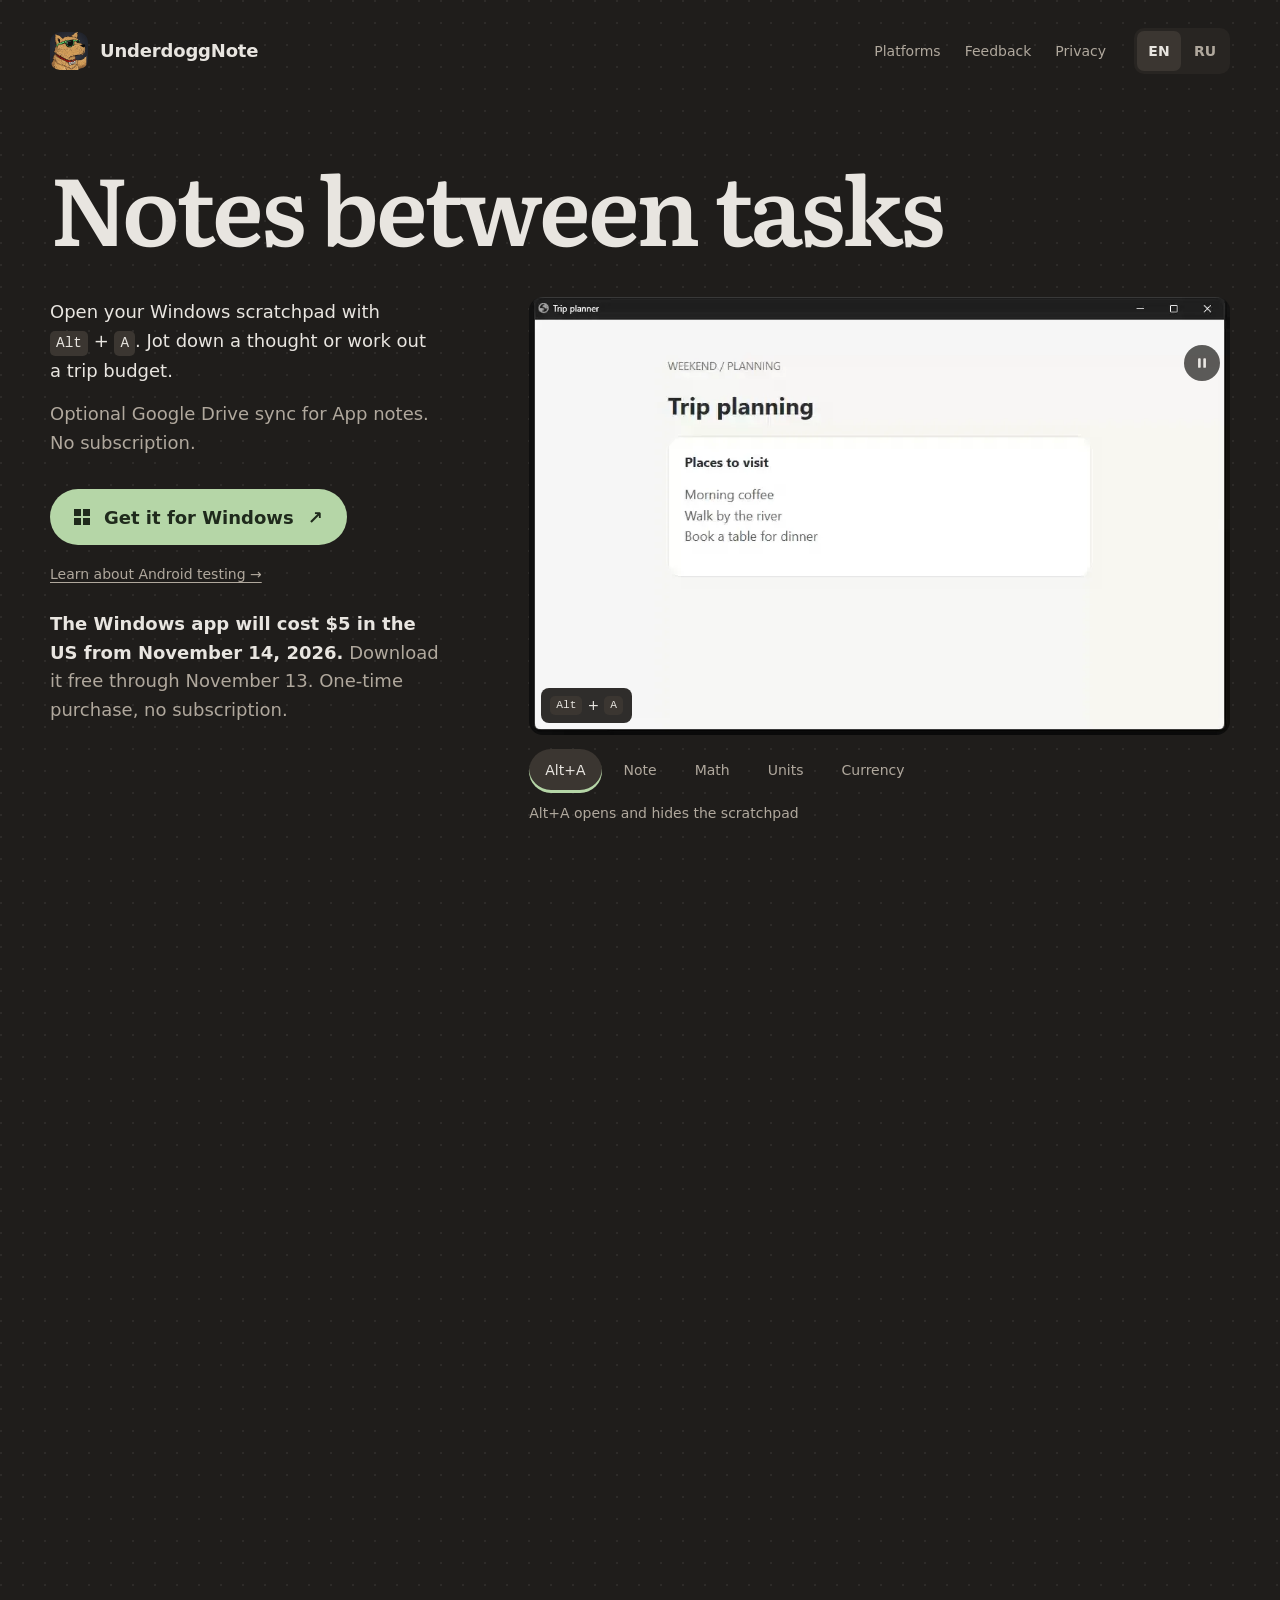
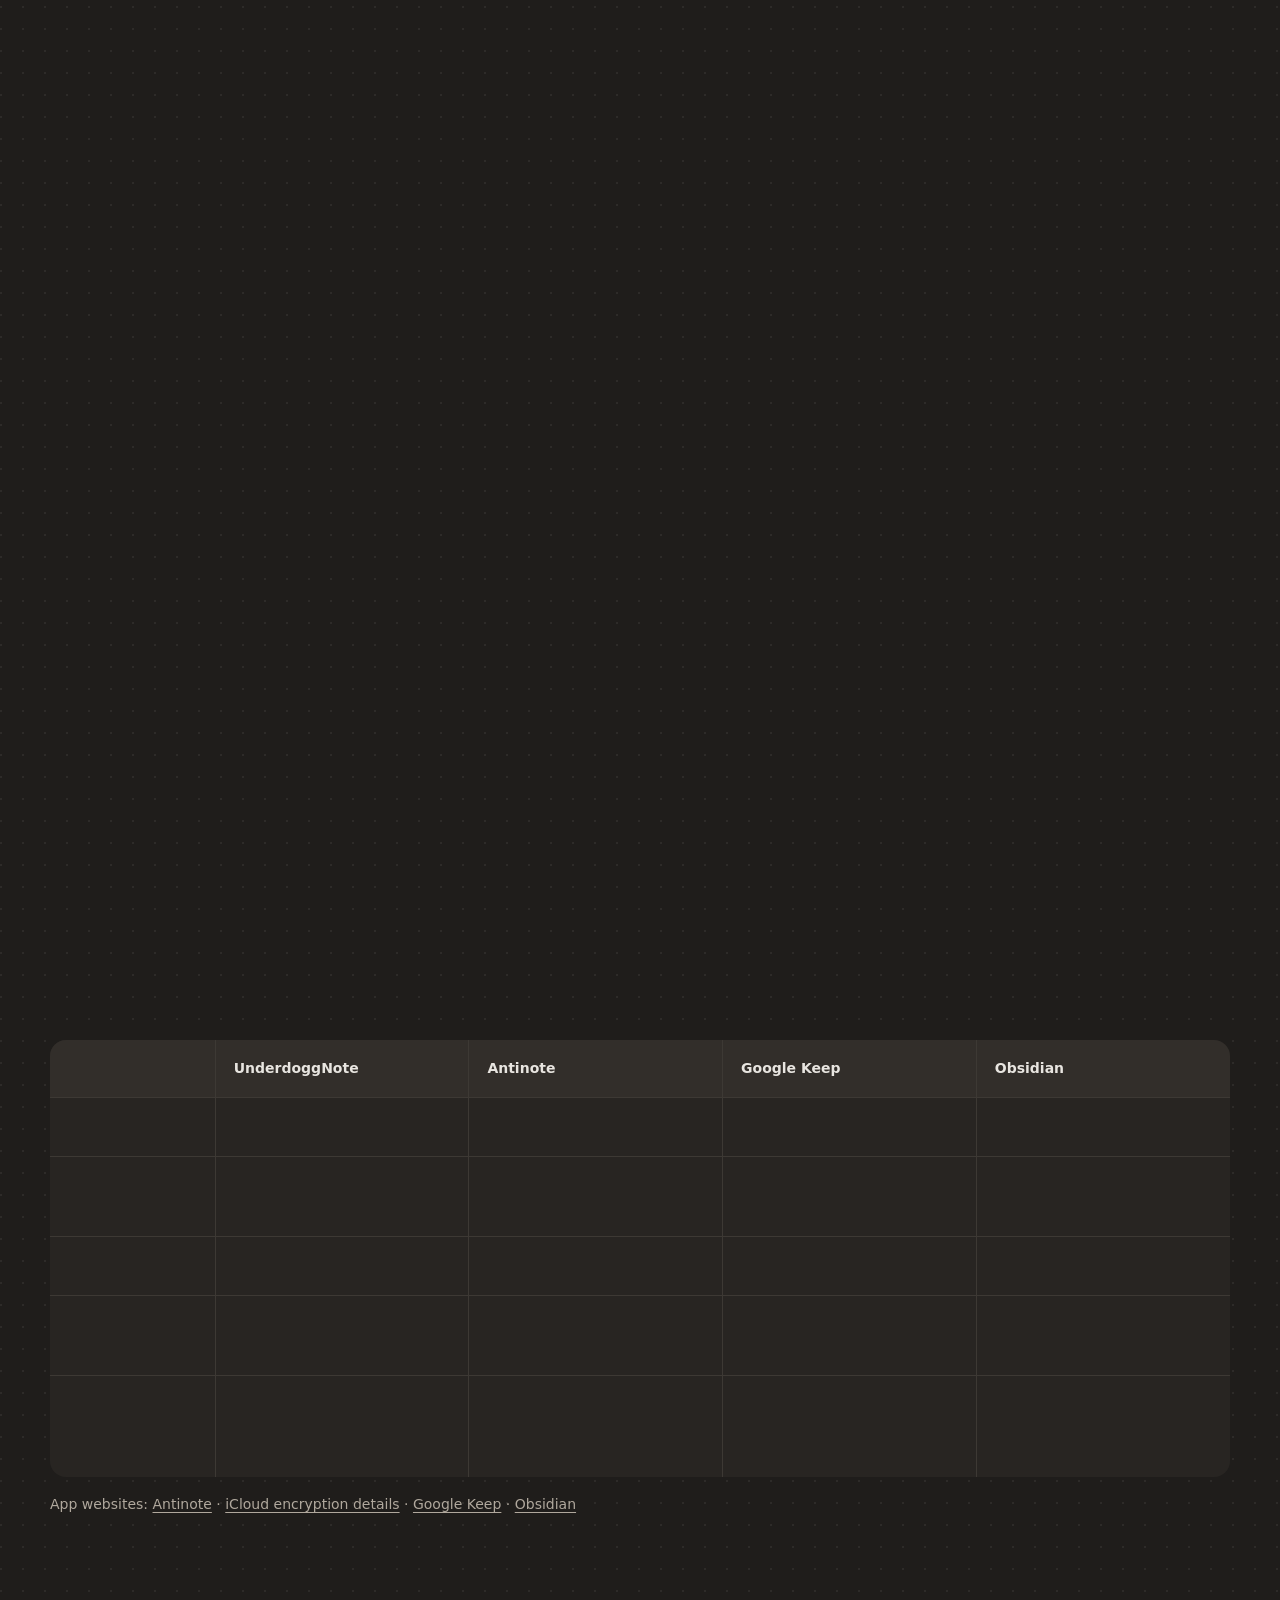
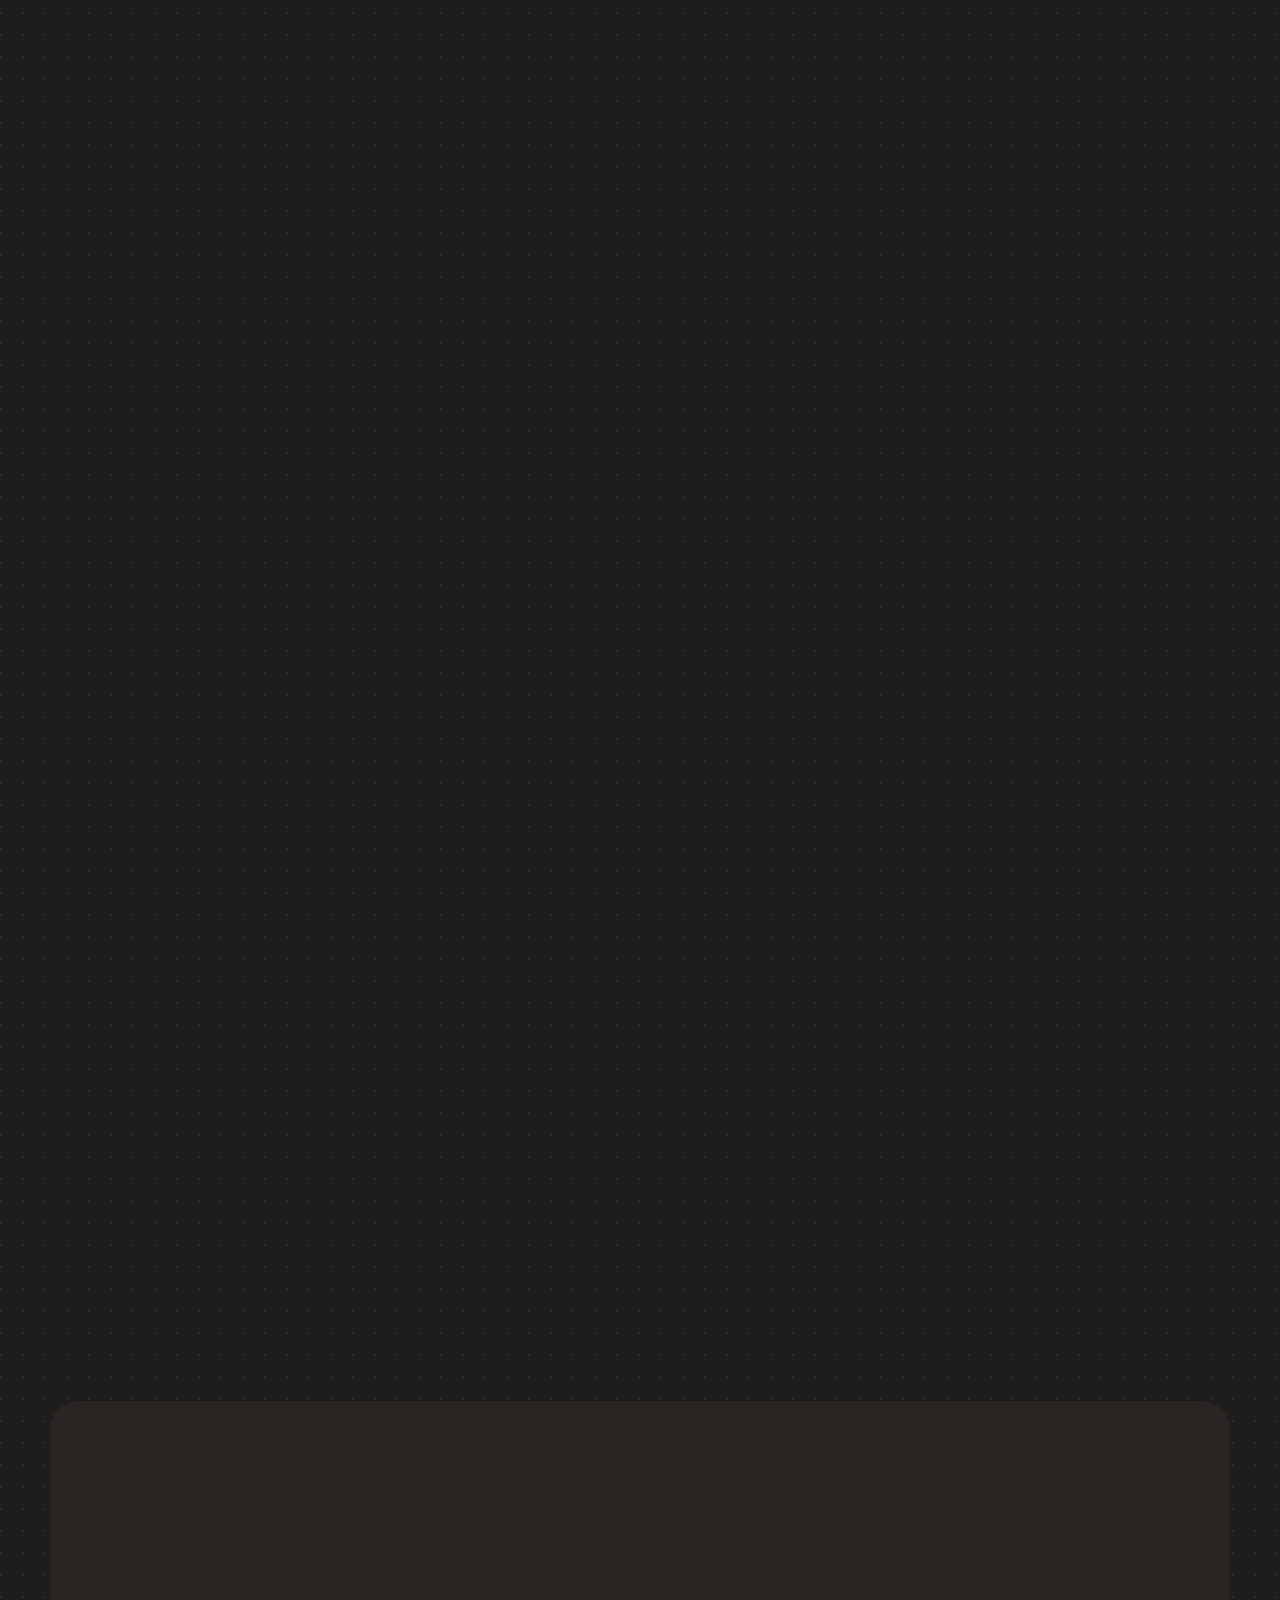
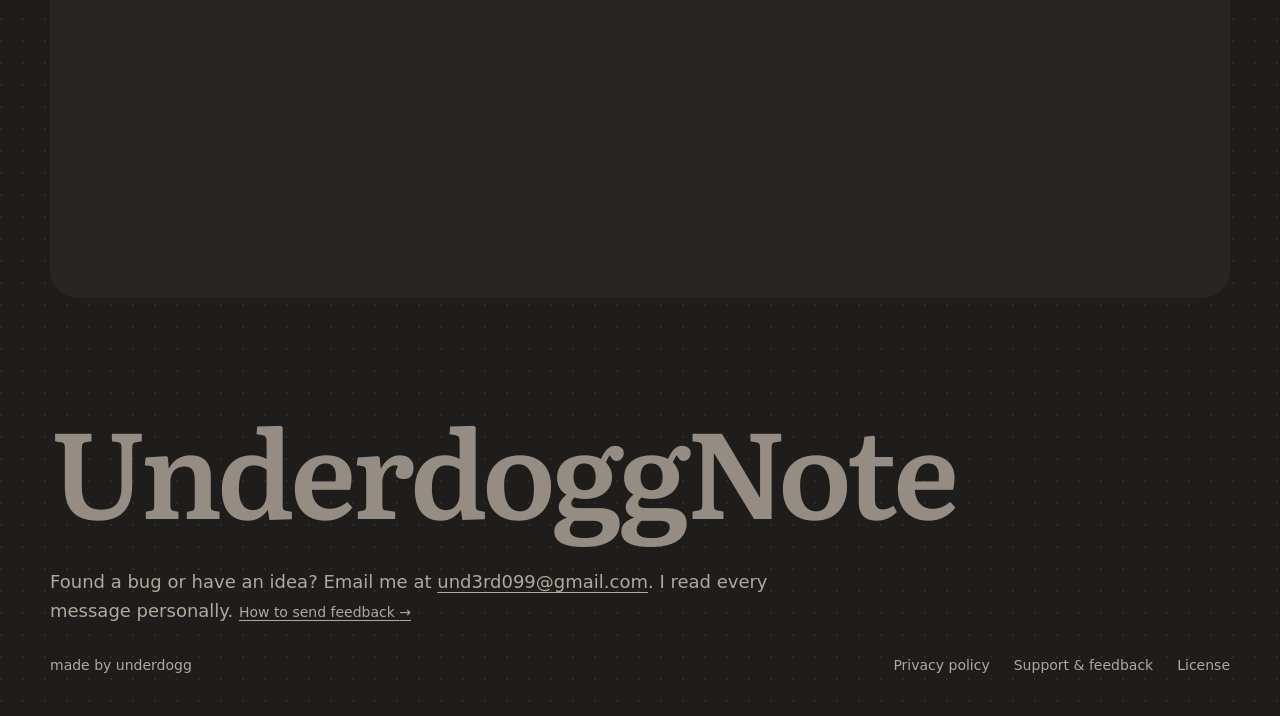
<file: index.html>
<!doctype html>
<html lang="en">
<head>
  <meta charset="utf-8">
  <meta name="google-site-verification" content="uG63MBSxGQwTPkxmJz1bmK2OAJdUuikm_iAh-QsIST8">
  <meta name="viewport" content="width=device-width,initial-scale=1">
  <title>UnderdoggNote — a hotkey scratchpad for Windows</title>
  <meta name="description" content="A Windows scratchpad on Alt+A. Calculate as you type, sync App notes through your Google Drive, or work with Markdown files in your Obsidian vault.">
  <link rel="canonical" href="https://underdogg-note.github.io/">
  <link rel="alternate" hreflang="en" href="https://underdogg-note.github.io/">
  <link rel="alternate" hreflang="ru" href="https://underdogg-note.github.io/ru/">
  <link rel="alternate" hreflang="x-default" href="https://underdogg-note.github.io/">
  <meta property="og:type" content="website">
  <meta property="og:url" content="https://underdogg-note.github.io/">
  <meta property="og:title" content="UnderdoggNote — a scratchpad for everything in between">
  <meta property="og:description" content="Press Alt+A to open your Windows scratchpad. Calculate as you type.">
  <meta property="og:image" content="https://underdogg-note.github.io/assets/social-preview-real.png">
  <meta property="og:image:alt" content="UnderdoggNote, its dog mascot and a close-up of calculations in the editor">
  <meta name="twitter:card" content="summary_large_image">
  <meta http-equiv="Content-Security-Policy" content="default-src 'none'; style-src 'self'; img-src 'self'; script-src 'self'; font-src 'self'; base-uri 'none'; form-action 'none'">
  <link rel="icon" href="/assets/app-icon.png">
  <link rel="stylesheet" href="/site.css?v=20261030f">
  <link rel="preload" href="/assets/fonts/literata-latin-600-normal.woff2" as="font" type="font/woff2" crossorigin>
  <script defer src="/demo-carousel.js?v=20261030a"></script>
  <script defer src="/share-link.js?v=20261030a"></script>
  <script defer src="/motion.js?v=20261030b"></script>
</head>
<body>
  <a class="skip" href="#content">Skip to content</a>
  <div class="shell">
    <header>
      <a class="brand" href="/"><img src="/assets/app-icon.png" width="38" height="38" alt=""><span>UnderdoggNote</span></a>
      <nav aria-label="Main navigation"><a href="#platforms">Platforms</a><a href="/support/#feedback">Feedback</a><a href="/privacy/">Privacy</a></nav>
      <nav class="language-switch" aria-label="Site language"><span lang="en" aria-current="page">EN</span><a href="/ru/" lang="ru" hreflang="ru" aria-label="Переключить на русский">RU</a></nav>
    </header>
    <main id="content">
      <section class="hero" aria-labelledby="hero-title">
        <h1 id="hero-title">Notes between tasks</h1>
        <div class="hero-copy">
          <p class="lead">Open your Windows scratchpad with <span class="key-chord"><kbd>Alt</kbd> + <kbd>A</kbd></span>. Jot down a thought or work out a trip budget.</p>
          <p class="hero-sublead">Optional Google Drive sync for App notes. No subscription.</p>
          <div class="hero-actions">
            <button class="button button-primary send-to-pc" type="button" data-send-to-pc data-url="https://apps.microsoft.com/detail/9N2R52B29SSF" data-copied="Link copied" hidden>Send the link to my PC</button>
            <a class="button button-primary" href="https://apps.microsoft.com/detail/9N2R52B29SSF" aria-label="Get it for Windows from Microsoft Store"><span class="store-mark" aria-hidden="true"><i></i><i></i><i></i><i></i></span><span>Get it for Windows</span><span aria-hidden="true">↗</span></a>
            <a class="text-link" href="/support/#android-testing">Learn about Android testing <span aria-hidden="true">→</span></a>
          </div>
          <p class="availability"><strong>The Windows app will cost $5 in the US from November 14, 2026.</strong> Download it free through November 13. One-time purchase, no subscription.</p>
        </div>
        <div class="hero-media">
          <figure class="capture-preview demo-carousel" data-demo-carousel data-play-label="Play demos" data-pause-label="Pause demos">
          <div class="demo-stage"><img class="demo-image" data-demo-image src="/assets/demo-hotkey-poster.png?v=20261030a" width="320" height="200" alt="UnderdoggNote opening over a browser window"><span class="demo-hotkey-badge" data-demo-hotkey-badge aria-hidden="true"><kbd>Alt</kbd> + <kbd>A</kbd></span><button class="demo-toggle" type="button" data-demo-toggle data-state="playing" aria-label="Pause demos" hidden><svg class="icon-pause" viewBox="0 0 16 16" aria-hidden="true" focusable="false"><rect x="3.5" y="2.5" width="3" height="11" rx="1"/><rect x="9.5" y="2.5" width="3" height="11" rx="1"/></svg><svg class="icon-play" viewBox="0 0 16 16" aria-hidden="true" focusable="false"><path d="M4.5 2.9v10.2a.8.8 0 0 0 1.2.7l8-5.1a.8.8 0 0 0 0-1.4l-8-5.1a.8.8 0 0 0-1.2.7z"/></svg></button></div>
          <div class="demo-controls" data-demo-controls hidden>
            <div class="demo-choices" role="group" aria-label="Pick a demo">
              <button type="button" data-demo-choice data-duration="11000" data-animation="/assets/demo-hotkey.webp?v=20261030a" data-poster="/assets/demo-hotkey-poster.png?v=20261030a" data-alt="UnderdoggNote opening over a browser window" data-caption="Alt+A opens and hides the scratchpad" aria-pressed="true">Alt+A</button>
              <button type="button" data-demo-choice data-duration="9500" data-animation="/assets/demo-note.webp?v=20261030a" data-poster="/assets/demo-note-poster.png?v=20261030a" data-alt="A checklist in UnderdoggNote" data-caption="Start a line with - [ ] and it's a checklist item" aria-pressed="false">Note</button>
              <button type="button" data-demo-choice data-duration="9875" data-animation="/assets/demo-math.webp?v=20261030a" data-poster="/assets/demo-math-poster.png?v=20261030a" data-alt="Working out a trip budget with variables" data-caption="Type math on the first line and answers show up after =" aria-pressed="false">Math</button>
              <button type="button" data-demo-choice data-duration="9000" data-animation="/assets/demo-units.webp?v=20261030a" data-poster="/assets/demo-units-poster.png?v=20261030a" data-alt="Converting meters to centimeters" data-caption="Convert units right in the line: 2 meters to cm" aria-pressed="false">Units</button>
              <button type="button" data-demo-choice data-duration="7125" data-animation="/assets/demo-currency.webp?v=20261030a" data-poster="/assets/demo-currency-poster.png?v=20261030a" data-alt="Converting dollars to euros" data-caption="Rates update on their own when you're online" aria-pressed="false">Currency</button>
            </div>
            <button class="demo-resume" type="button" data-demo-resume hidden>Play all</button>
          </div>
            <figcaption class="demo-caption" data-demo-caption aria-live="polite">Alt+A opens and hides the scratchpad</figcaption>
          </figure>
          <aside class="dog-note" aria-label="Tip"><img src="/assets/dog-head.webp" alt="" width="36" height="36"><p>Ideas rarely arrive on schedule. Keep a scratchpad nearby.</p></aside>
        </div>
      </section>

      <section class="more" aria-labelledby="more-title">
        <figure class="more__shot"><img src="/assets/app-window.webp?v=20261030a" width="1024" height="640" alt="The UnderdoggNote window: headings, multiplication, miles converted to kilometers"><figcaption>This is what the UnderdoggNote window looks like</figcaption></figure>
        <div class="more__body">
          <h2 id="more-title">Working with your notes</h2>
          <div class="more-list">
          <article><h3>App notes or vault files</h3><p><code>App</code> keeps notes inside the application. <code>Vault</code> opens Markdown files in your selected Obsidian vault.</p></article>
          <article><h3>Copy or move a note</h3><p>In <code>App</code>, open <code>Export</code> and choose Obsidian, <code>.md</code> or <code>.txt</code>. <code>Copy</code> keeps the App note; <code>Move</code> removes it after the file is saved and verified.</p></article>
          <article><h3>Sync App notes through your own Google Drive</h3><p>Turn it on in Settings. App notes also stay on your device. Vault files use your vault’s own sync.</p><aside class="dog-note" aria-label="Tip"><img src="/assets/dog-head.webp" alt="" width="36" height="36"><p>A separate folder for your notes. The rest of your Drive stays untouched.</p></aside></article>
          <article><h3>No sign-up</h3><p>For local notes, you don't need an app account or a Google sign-in. Install it and start typing.</p></article>
        </div>
        </div>
      </section>

      <section class="platform-section" id="platforms" aria-labelledby="platform-title">
        <div class="section-heading"><h2 id="platform-title">Platforms</h2></div>
        <div class="platform-grid">
          <article class="platform-card platform-available"><span class="platform-status"><span class="status-light" aria-hidden="true"></span> Available</span><h3>Windows</h3><p>Free through November 13. From November 14: $5 in the US, a one-time purchase with no subscription.</p><a class="platform-link" href="https://apps.microsoft.com/detail/9N2R52B29SSF">Get it for Windows <span aria-hidden="true">↗</span></a></article>
          <article class="platform-card"><span class="platform-status">In testing</span><h3>Android</h3><p>In testing. There's no public download yet.</p><a class="platform-link" href="/support/#android-testing">Ask about testing <span aria-hidden="true">→</span></a></article>
        </div>
        <p class="platform-other">Mac: getting it ready. iPhone: not yet.</p>
      </section>

      <section class="comparison" aria-labelledby="compare-title">
        <div class="section-heading"><h2 id="compare-title">How it compares</h2><p>Antinote focuses on Apple devices, Keep on notes and lists, and Obsidian on a knowledge base.</p></div>
        <div class="compare-scroll" role="region" aria-label="App comparison" tabindex="0"><table class="compare-table">
          <thead><tr><th scope="col"><span class="visually-hidden">What we compare</span></th><th scope="col">UnderdoggNote</th><th scope="col">Antinote</th><th scope="col">Google Keep</th><th scope="col">Obsidian</th></tr></thead>
          <tbody><tr><th scope="row">Best for</th><td data-label="UnderdoggNote">Scratch notes and calculations</td><td data-label="Antinote">Quick notes</td><td data-label="Google Keep">Notes and lists</td><td data-label="Obsidian">A knowledge base</td></tr><tr><th scope="row">Runs on</th><td data-label="UnderdoggNote">Windows; Android in testing</td><td data-label="Antinote">macOS; iOS in development</td><td data-label="Google Keep">Android, iPhone, web</td><td data-label="Obsidian">Windows, macOS, Linux, Android, iPhone</td></tr><tr><th scope="row">Math in notes</th><td data-label="UnderdoggNote">Yes</td><td data-label="Antinote">Yes</td><td data-label="Google Keep">No</td><td data-label="Obsidian"><a href="https://community.obsidian.md/plugins/numerals">Via plugins</a></td></tr><tr><th scope="row">Price</th><td data-label="UnderdoggNote">Free through Nov 13. From Nov 14: $5 once in the US</td><td data-label="Antinote">$5 once</td><td data-label="Google Keep">Free</td><td data-label="Obsidian">Free; Obsidian Sync is paid separately</td></tr><tr><th scope="row">Sync</th><td data-label="UnderdoggNote">App notes: your Google Drive, no end-to-end encryption</td><td data-label="Antinote">iCloud; end-to-end encryption requires Advanced Data Protection</td><td data-label="Google Keep">Your Google account</td><td data-label="Obsidian">Obsidian Sync or your own setup</td></tr></tbody>
        </table></div>
        <p class="comparison-sources">App websites: <a href="https://antinote.io/">Antinote</a> · <a href="https://antinote.io/user-manual/cloud-sync">iCloud encryption details</a> · <a href="https://keep.google.com/">Google Keep</a> · <a href="https://obsidian.md/">Obsidian</a></p>
      <aside class="dog-note" aria-label="Tip"><img src="/assets/dog-head.webp" alt="" width="36" height="36"><p>Different tools suit different tasks. This one is for quick notes and calculations.</p></aside>
      </section>

      <section class="story" aria-labelledby="story-title">
        <div class="story__copy">
          <h2 id="story-title">About the project</h2>
          <p>I build UnderdoggNote independently. <a href="https://antinote.io/">Antinote</a> inspired its quick-capture workflow; <a href="https://numi.app/">Numi</a> and <a href="https://soulver.app/">Soulver</a> inspired calculations in text.</p><p>Thanks to their creators for the ideas.</p>
        </div>
        <figure class="story__art">
          <img src="/assets/app-icon.png" width="200" height="200" alt="A dog in green sunglasses, the UnderdoggNote mascot">
          <figcaption>An independent project by underdogg.</figcaption>
        </figure>
      </section>

      <section class="faq" aria-labelledby="faq-title"><div class="section-heading"><h2 id="faq-title">Questions and answers</h2></div><div class="faq-grid">
        <article class="faq-item"><h3>How much does it cost?</h3><p>The 14-day free period runs from October 31 through November 13, 2026. From November 14, the Windows app will cost $5 in the US as a one-time purchase, with no subscription. Microsoft Store shows the price for your country. Sync through your Google Drive needs no separate app subscription.</p></article>
        <article class="faq-item"><h3>What can the app see in Google Drive?</h3><p>Only its own hidden folder. It can't see your other Drive files, your Gmail or your photos. Sync isn't end-to-end encrypted; the <a href="/privacy/">privacy policy</a> has the details.</p></article>
        <article class="faq-item"><h3>Does the app collect data?</h3><p>The app doesn't automatically send me note text or logs. Google, Microsoft and the currency-rate service have their own rules; the <a href="/privacy/">privacy policy</a> lists them.</p></article>
        <article class="faq-item"><h3>Does it work offline?</h3><p>Local notes and ordinary calculations work offline. Sync and fresh exchange rates need a connection; a saved rate, if available, may be out of date.</p></article>
        <article class="faq-item"><h3>Can I change Alt+A?</h3><p>Yes, in Settings.</p></article>
        <article class="faq-item"><h3>Will there be an iPhone version?</h3><p>Not yet. If you want one, <a href="mailto:und3rd099@gmail.com?subject=UnderdoggNote%20for%20iPhone">email me</a>. Your interest helps me decide what to build next.</p></article>
      </div></section>

      <section class="closing" aria-labelledby="closing-title">
        <div class="closing-copy">
          <h2 id="closing-title">Get UnderdoggNote</h2>
          <p>Download free through November 13. The Windows app will cost $5 in the US from November 14. One-time purchase, no subscription.</p>
          <div class="closing-actions">
            <button class="button button-primary send-to-pc" type="button" data-send-to-pc data-url="https://apps.microsoft.com/detail/9N2R52B29SSF" data-copied="Link copied" hidden>Send the link to my PC</button>
            <a class="button button-primary" href="https://apps.microsoft.com/detail/9N2R52B29SSF" aria-label="Get it for Windows from Microsoft Store"><span class="store-mark" aria-hidden="true"><i></i><i></i><i></i><i></i></span><span>Get it for Windows</span><span aria-hidden="true">↗</span></a>
          </div>
          <aside class="dog-note" aria-label="Tip"><img src="/assets/dog-head.webp" alt="" width="36" height="36"><p>Good ideas are worth writing down.</p></aside>
        </div>
        <figure class="closing__shot"><img src="/assets/demo-note-poster.png?v=20261030a" width="640" height="400" alt="A Weekend list checklist with two items in UnderdoggNote"></figure>
      </section>
    </main>
    <footer><p class="footer-mark" aria-hidden="true">UnderdoggNote</p><p class="footer-feedback" id="try-it">Found a bug or have an idea? Email me at <a href="mailto:und3rd099@gmail.com">und3rd099@gmail.com</a>. I read every message personally. <a class="text-link" href="/support/#feedback">How to send feedback <span aria-hidden="true">→</span></a></p><div class="footer-row"><span lang="en">made by underdogg</span><nav aria-label="Footer navigation"><a href="/privacy/">Privacy policy</a><a href="/support/">Support &amp; feedback</a><a href="/license/">License</a></nav></div></footer>
  </div>
</body>
</html>
</file>
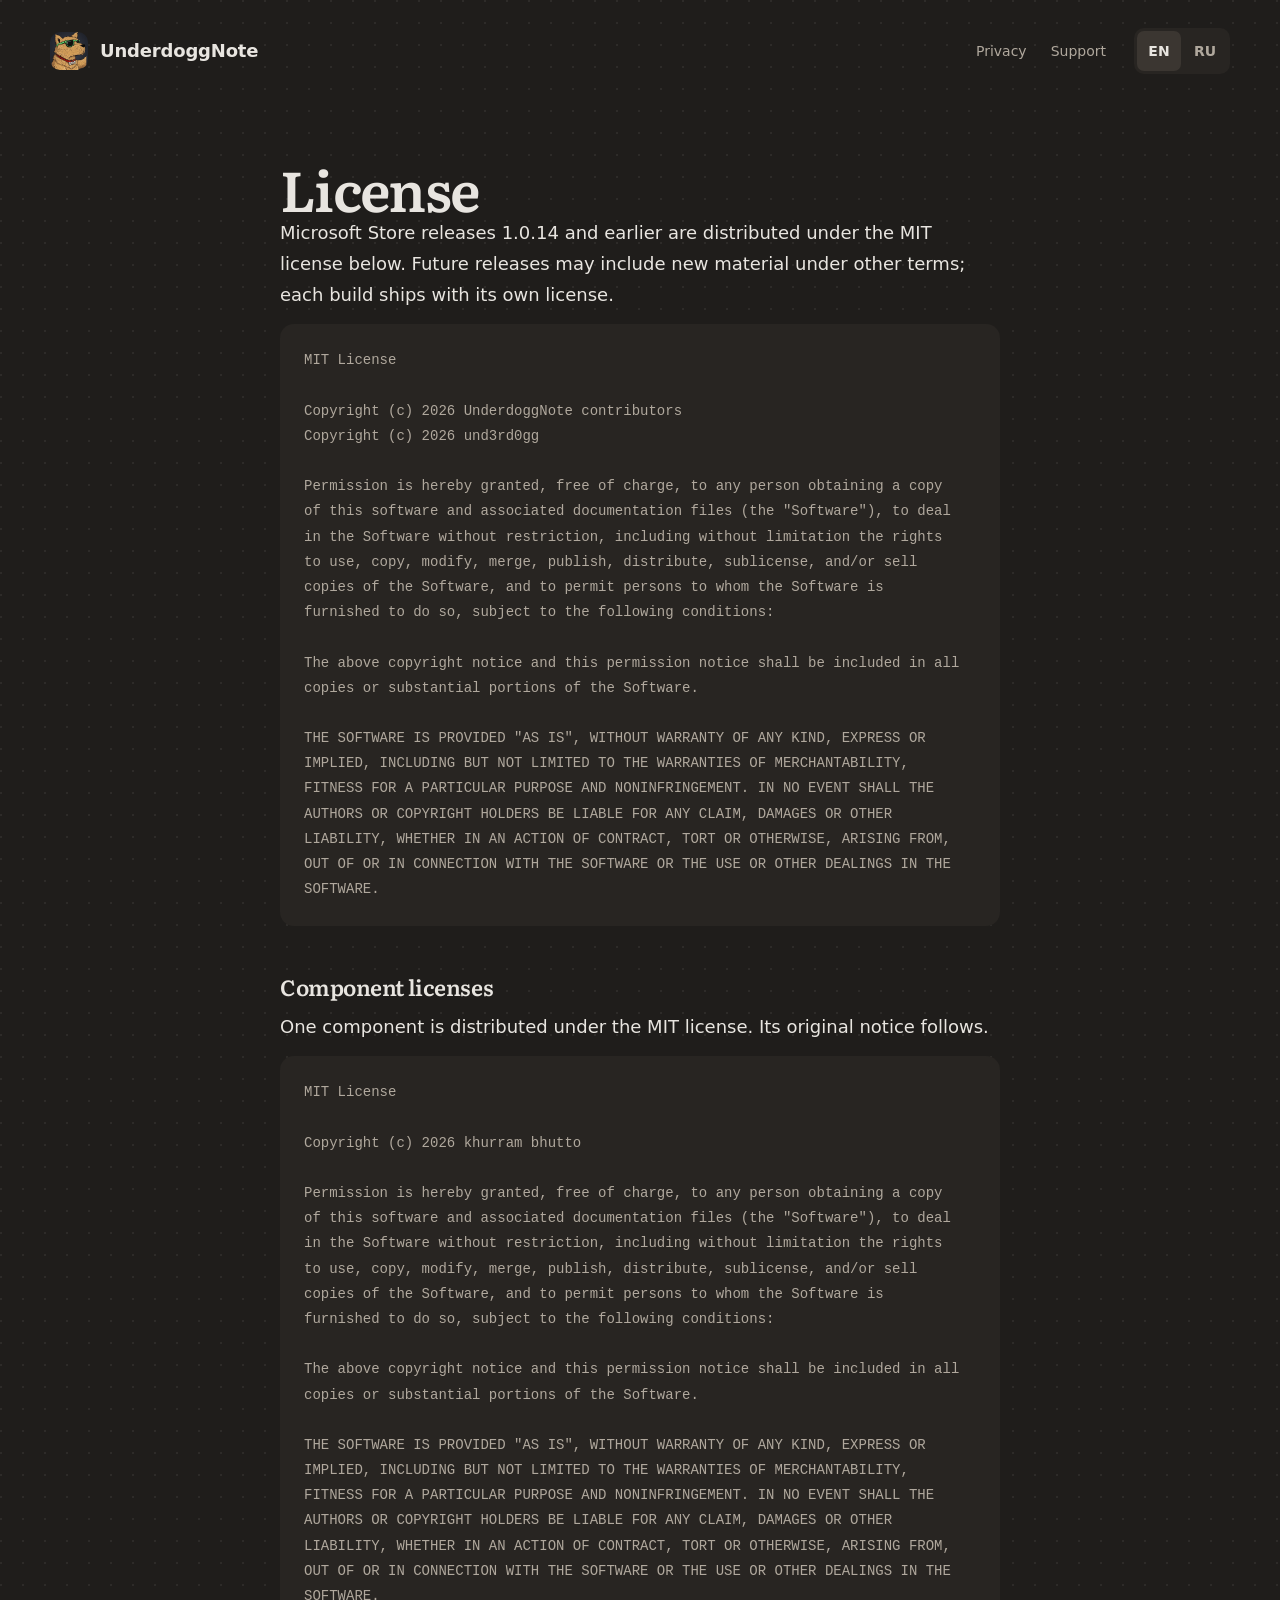
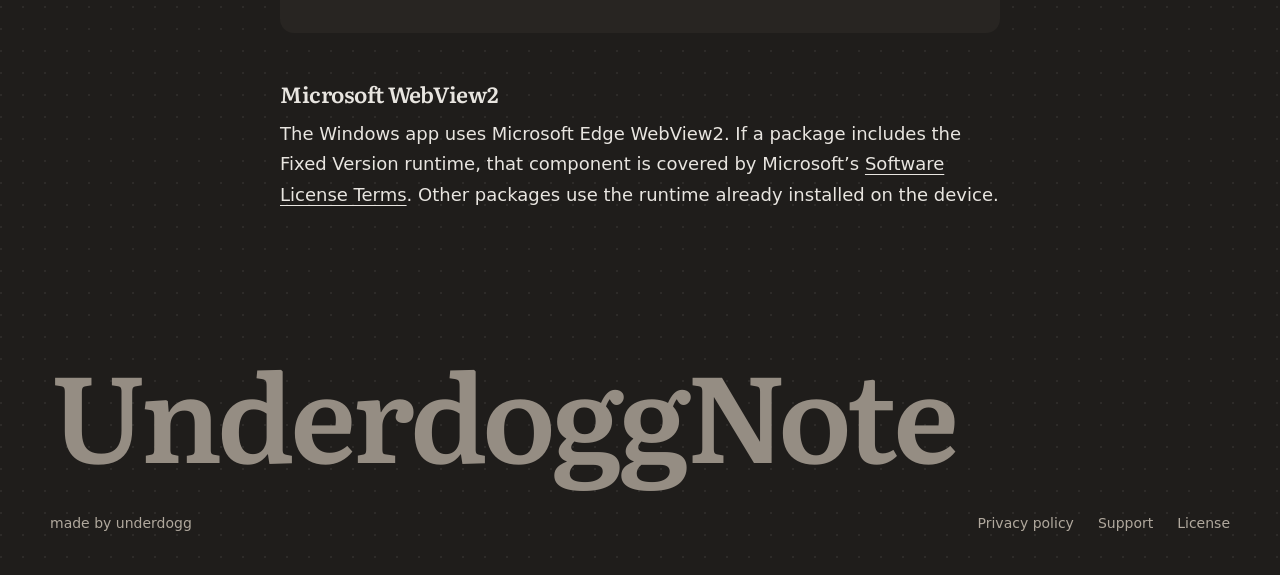
<file: license/index.html>
<!doctype html>
<html lang="en"><head><meta charset="utf-8"><meta name="viewport" content="width=device-width,initial-scale=1"><title>UnderdoggNote — License</title><meta name="description" content="The UnderdoggNote license and the licenses of the components it uses."><meta http-equiv="Content-Security-Policy" content="default-src 'none'; style-src 'self'; img-src 'self'; font-src 'self'; base-uri 'none'; form-action 'none'"><link rel="icon" href="/assets/app-icon.png"><link rel="stylesheet" href="/site.css?v=20261030f">  <link rel="canonical" href="https://underdogg-note.github.io/license/">
  <link rel="alternate" hreflang="en" href="https://underdogg-note.github.io/license/">
  <link rel="alternate" hreflang="ru" href="https://underdogg-note.github.io/ru/license/">
  <link rel="alternate" hreflang="x-default" href="https://underdogg-note.github.io/license/">
</head><body><a class="skip" href="#content">Skip to content</a><div class="shell"><header><a class="brand" href="/"><img src="/assets/app-icon.png" width="38" height="38" alt=""><span>UnderdoggNote</span></a><nav aria-label="Main navigation"><a href="/privacy/">Privacy</a><a href="/support/">Support</a></nav>  <nav class="language-switch" aria-label="Site language"><span lang="en" aria-current="page">EN</span><a href="/ru/license/" lang="ru" hreflang="ru" aria-label="Переключить на русский">RU</a></nav>
    </header><main id="content"><article class="prose"><h1>License</h1><p>Microsoft Store releases 1.0.14 and earlier are distributed under the MIT license below. Future releases may include new material under other terms; each build ships with its own license.</p><pre>MIT License

Copyright (c) 2026 UnderdoggNote contributors
Copyright (c) 2026 und3rd0gg

Permission is hereby granted, free of charge, to any person obtaining a copy
of this software and associated documentation files (the &quot;Software&quot;), to deal
in the Software without restriction, including without limitation the rights
to use, copy, modify, merge, publish, distribute, sublicense, and/or sell
copies of the Software, and to permit persons to whom the Software is
furnished to do so, subject to the following conditions:

The above copyright notice and this permission notice shall be included in all
copies or substantial portions of the Software.

THE SOFTWARE IS PROVIDED &quot;AS IS&quot;, WITHOUT WARRANTY OF ANY KIND, EXPRESS OR
IMPLIED, INCLUDING BUT NOT LIMITED TO THE WARRANTIES OF MERCHANTABILITY,
FITNESS FOR A PARTICULAR PURPOSE AND NONINFRINGEMENT. IN NO EVENT SHALL THE
AUTHORS OR COPYRIGHT HOLDERS BE LIABLE FOR ANY CLAIM, DAMAGES OR OTHER
LIABILITY, WHETHER IN AN ACTION OF CONTRACT, TORT OR OTHERWISE, ARISING FROM,
OUT OF OR IN CONNECTION WITH THE SOFTWARE OR THE USE OR OTHER DEALINGS IN THE
SOFTWARE.
</pre><h2>Component licenses</h2><p>One component is distributed under the MIT license. Its original notice follows.</p><pre>MIT License

Copyright (c) 2026 khurram bhutto

Permission is hereby granted, free of charge, to any person obtaining a copy
of this software and associated documentation files (the &quot;Software&quot;), to deal
in the Software without restriction, including without limitation the rights
to use, copy, modify, merge, publish, distribute, sublicense, and/or sell
copies of the Software, and to permit persons to whom the Software is
furnished to do so, subject to the following conditions:

The above copyright notice and this permission notice shall be included in all
copies or substantial portions of the Software.

THE SOFTWARE IS PROVIDED &quot;AS IS&quot;, WITHOUT WARRANTY OF ANY KIND, EXPRESS OR
IMPLIED, INCLUDING BUT NOT LIMITED TO THE WARRANTIES OF MERCHANTABILITY,
FITNESS FOR A PARTICULAR PURPOSE AND NONINFRINGEMENT. IN NO EVENT SHALL THE
AUTHORS OR COPYRIGHT HOLDERS BE LIABLE FOR ANY CLAIM, DAMAGES OR OTHER
LIABILITY, WHETHER IN AN ACTION OF CONTRACT, TORT OR OTHERWISE, ARISING FROM,
OUT OF OR IN CONNECTION WITH THE SOFTWARE OR THE USE OR OTHER DEALINGS IN THE
SOFTWARE.
</pre><h2>Microsoft WebView2</h2><p>The Windows app uses Microsoft Edge WebView2. If a package includes the Fixed Version runtime, that component is covered by Microsoft’s <a href="/assets/webview2-license.txt">Software License Terms</a>. Other packages use the runtime already installed on the device.</p></article></main><footer><p class="footer-mark" aria-hidden="true">UnderdoggNote</p><div class="footer-row"><span lang="en">made by underdogg</span><nav aria-label="Footer navigation"><a href="/privacy/">Privacy policy</a><a href="/support/">Support</a><a href="/license/">License</a></nav></div></footer></div></body></html>
</file>
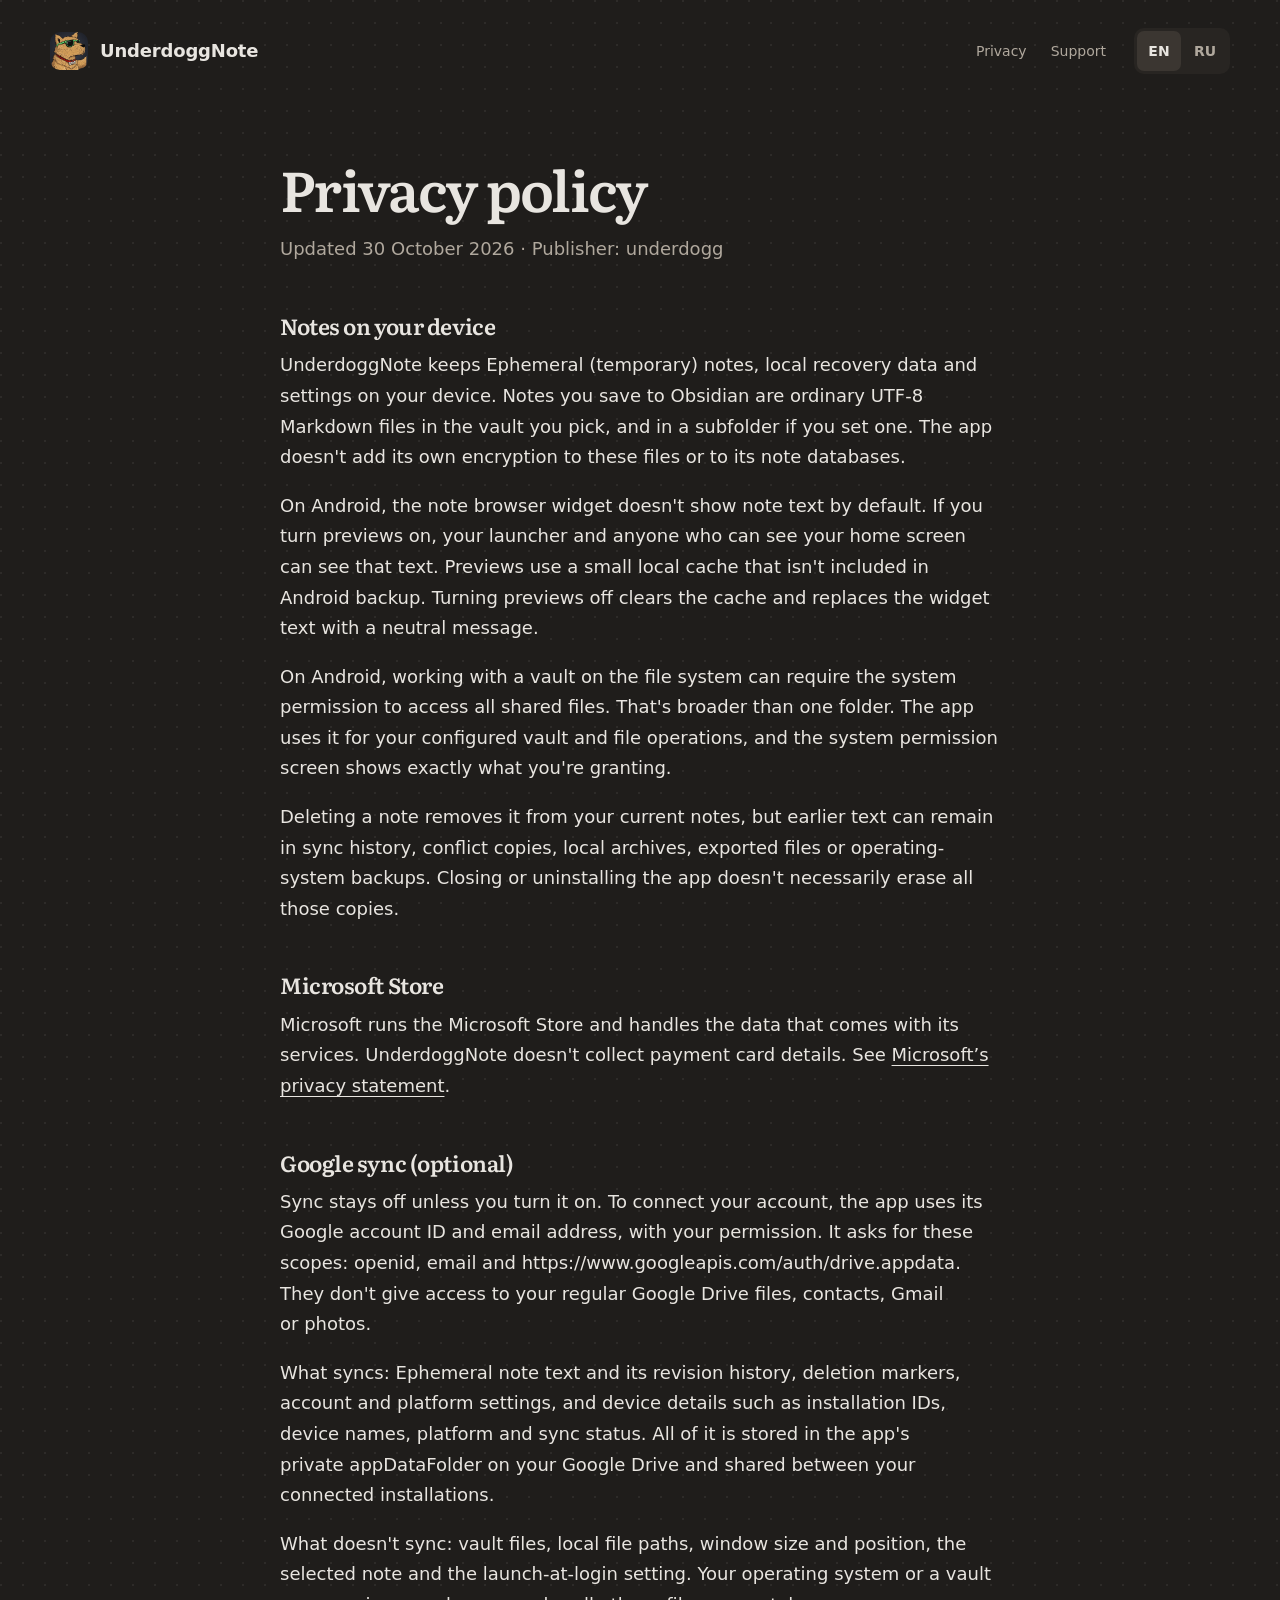
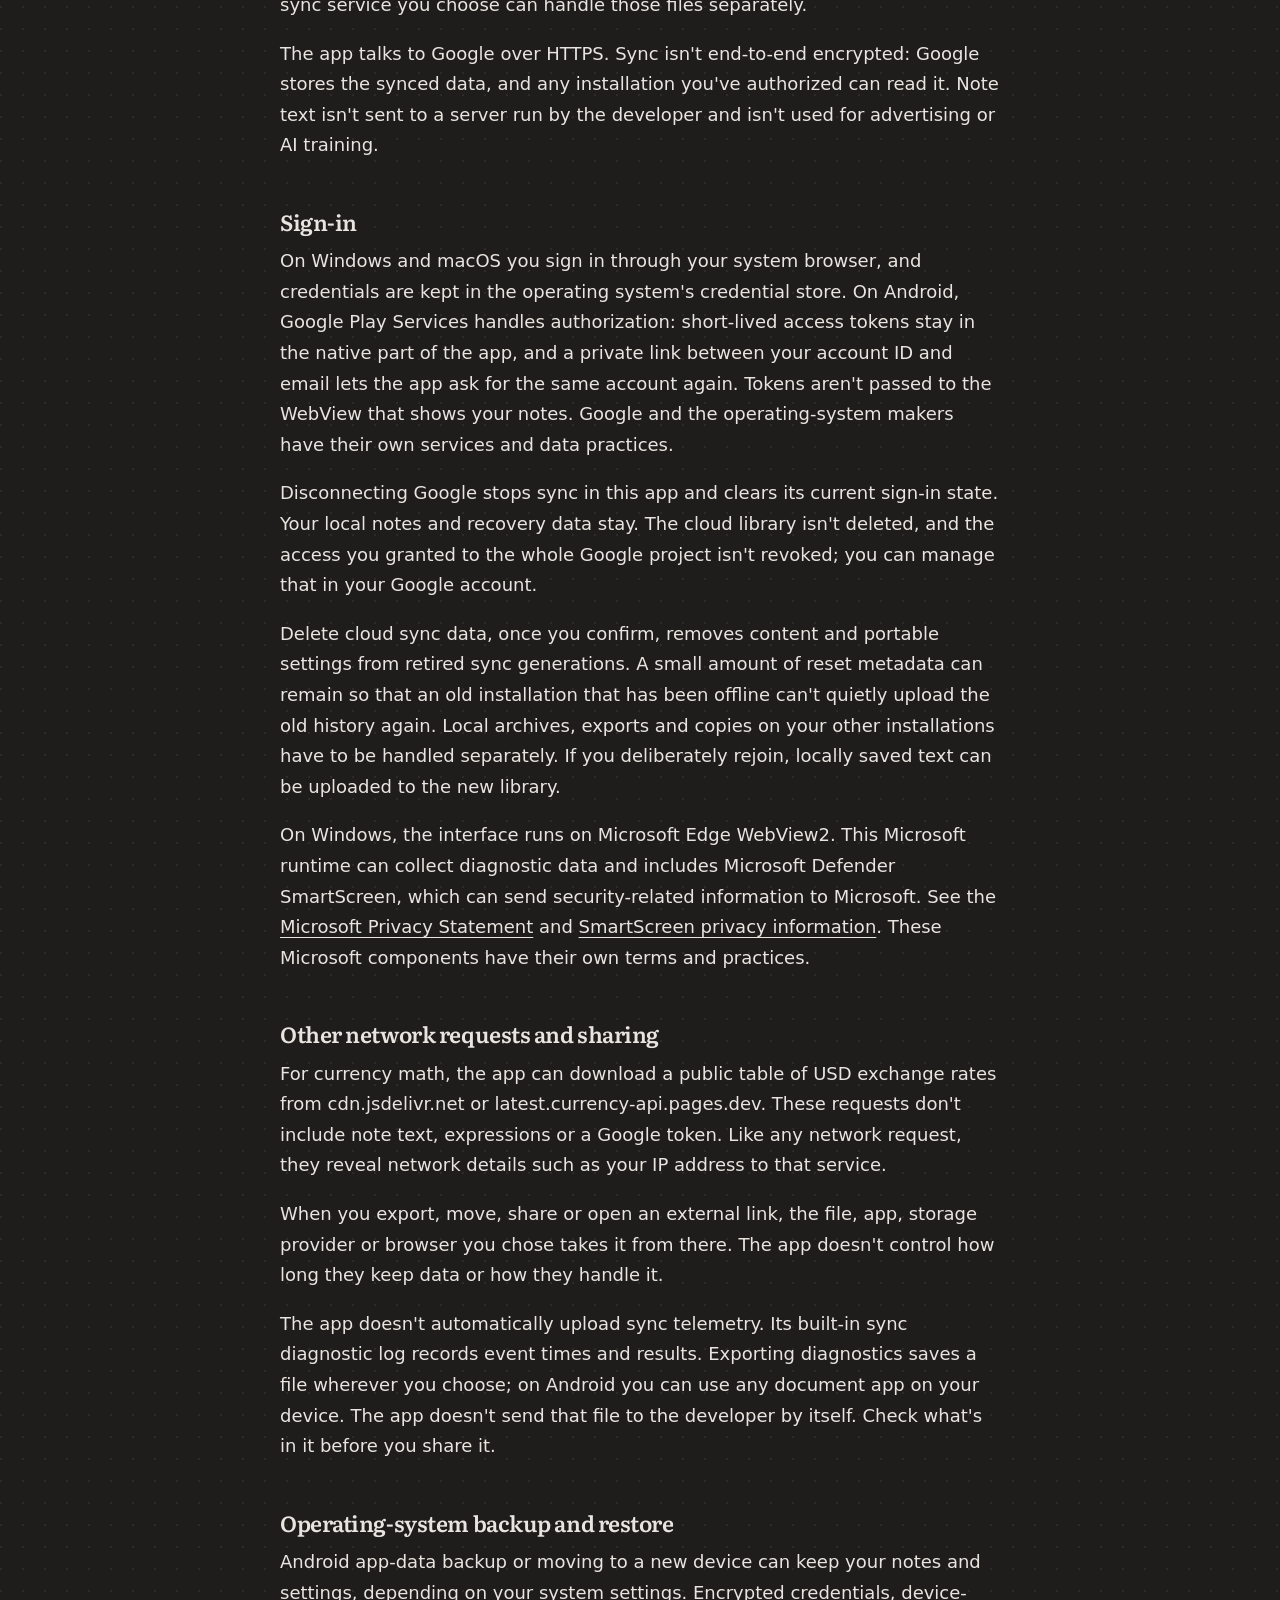
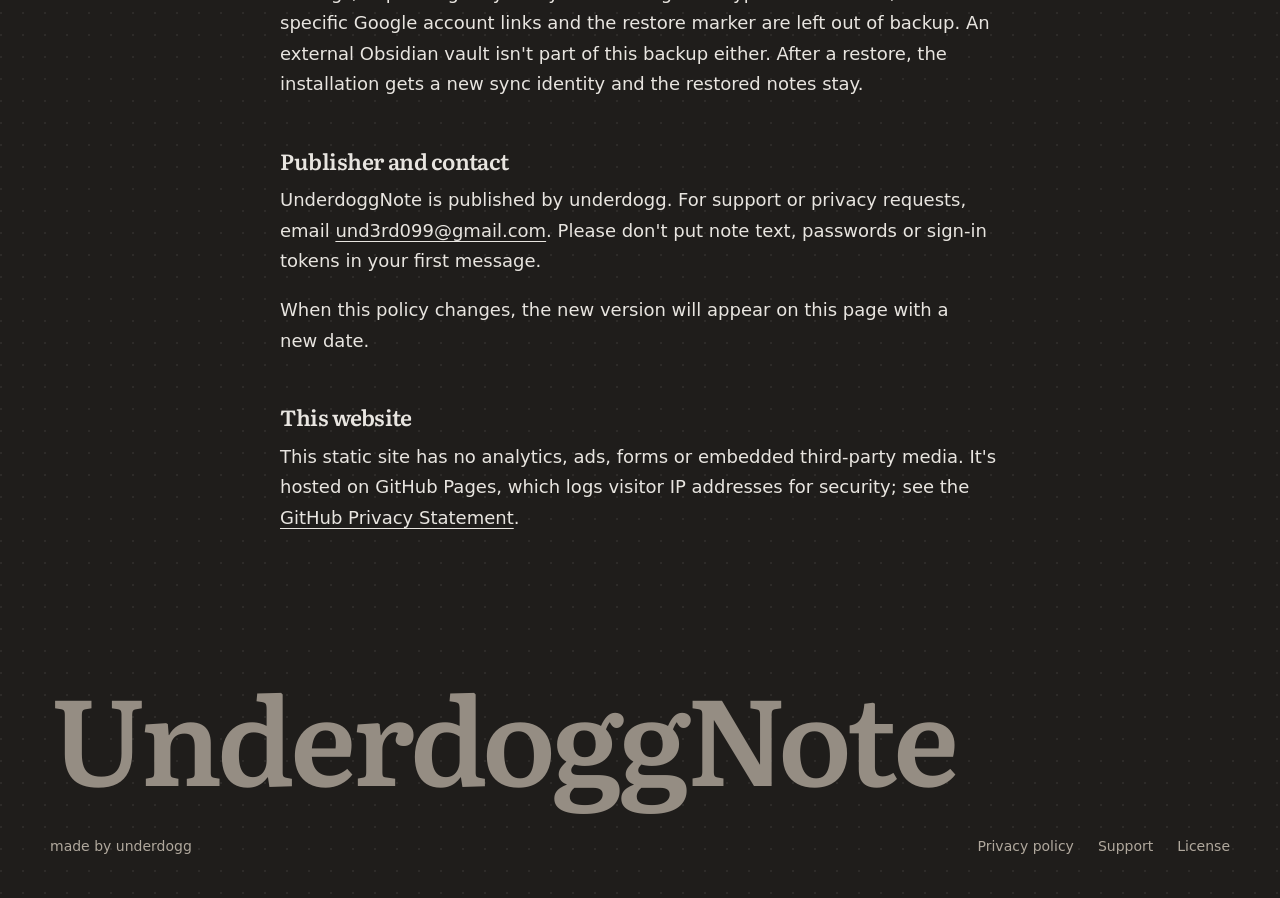
<file: privacy/index.html>
<!doctype html>
<html lang="en"><head><meta charset="utf-8"><meta name="viewport" content="width=device-width,initial-scale=1"><title>UnderdoggNote — Privacy</title><meta name="description" content="How UnderdoggNote stores notes, what optional Google sync involves and where data goes."><meta http-equiv="Content-Security-Policy" content="default-src 'none'; style-src 'self'; img-src 'self'; font-src 'self'; base-uri 'none'; form-action 'none'"><link rel="icon" href="/assets/app-icon.png"><link rel="stylesheet" href="/site.css?v=20261030f">  <link rel="canonical" href="https://underdogg-note.github.io/privacy/">
  <link rel="alternate" hreflang="en" href="https://underdogg-note.github.io/privacy/">
  <link rel="alternate" hreflang="ru" href="https://underdogg-note.github.io/ru/privacy/">
  <link rel="alternate" hreflang="x-default" href="https://underdogg-note.github.io/privacy/">
</head><body><a class="skip" href="#content">Skip to content</a><div class="shell"><header><a class="brand" href="/"><img src="/assets/app-icon.png" width="38" height="38" alt=""><span>UnderdoggNote</span></a><nav aria-label="Main navigation"><a href="/privacy/">Privacy</a><a href="/support/">Support</a></nav>  <nav class="language-switch" aria-label="Site language"><span lang="en" aria-current="page">EN</span><a href="/ru/privacy/" lang="ru" hreflang="ru" aria-label="Переключить на русский">RU</a></nav>
    </header><main id="content">
      <article class="prose">
        <h1>Privacy policy</h1>
        <p class="document-date">Updated 30 October 2026 · Publisher: underdogg</p>

        <h2>Notes on your device</h2>
        <p>UnderdoggNote keeps Ephemeral (temporary) notes, local recovery data and settings on your device. Notes you save to Obsidian are ordinary UTF-8 Markdown files in the vault you pick, and in a subfolder if you set one. The app doesn't add its own encryption to these files or to its note databases.</p>
        <p>On Android, the note browser widget doesn't show note text by default. If you turn previews on, your launcher and anyone who can see your home screen can see that text. Previews use a small local cache that isn't included in Android backup. Turning previews off clears the cache and replaces the widget text with a neutral message.</p>
        <p>On Android, working with a vault on the file system can require the system permission to access all shared files. That's broader than one folder. The app uses it for your configured vault and file operations, and the system permission screen shows exactly what you're granting.</p>
        <p>Deleting a note removes it from your current notes, but earlier text can remain in sync history, conflict copies, local archives, exported files or operating-system backups. Closing or uninstalling the app doesn't necessarily erase all those copies.</p>

        <h2>Microsoft Store</h2>
        <p>Microsoft runs the Microsoft Store and handles the data that comes with its services. UnderdoggNote doesn't collect payment card details. See <a href="https://privacy.microsoft.com/privacystatement">Microsoft’s privacy statement</a>.</p>

        <h2>Google sync (optional)</h2>
        <p>Sync stays off unless you turn it on. To connect your account, the app uses its Google account ID and email address, with your permission. It asks for these scopes: openid, email and https://www.googleapis.com/auth/drive.appdata. They don't give access to your regular Google Drive files, contacts, Gmail or photos.</p>
        <p>What syncs: Ephemeral note text and its revision history, deletion markers, account and platform settings, and device details such as installation IDs, device names, platform and sync status. All of it is stored in the app's private appDataFolder on your Google Drive and shared between your connected installations.</p>
        <p>What doesn't sync: vault files, local file paths, window size and position, the selected note and the launch-at-login setting. Your operating system or a vault sync service you choose can handle those files separately.</p>
        <p>The app talks to Google over HTTPS. Sync isn't end-to-end encrypted: Google stores the synced data, and any installation you've authorized can read it. Note text isn't sent to a server run by the developer and isn't used for advertising or AI training.</p>

        <h2>Sign-in</h2>
        <p>On Windows and macOS you sign in through your system browser, and credentials are kept in the operating system's credential store. On Android, Google Play Services handles authorization: short-lived access tokens stay in the native part of the app, and a private link between your account ID and email lets the app ask for the same account again. Tokens aren't passed to the WebView that shows your notes. Google and the operating-system makers have their own services and data practices.</p>
        <p>Disconnecting Google stops sync in this app and clears its current sign-in state. Your local notes and recovery data stay. The cloud library isn't deleted, and the access you granted to the whole Google project isn't revoked; you can manage that in your Google account.</p>
        <p>Delete cloud sync data, once you confirm, removes content and portable settings from retired sync generations. A small amount of reset metadata can remain so that an old installation that has been offline can't quietly upload the old history again. Local archives, exports and copies on your other installations have to be handled separately. If you deliberately rejoin, locally saved text can be uploaded to the new library.</p>
        <p>On Windows, the interface runs on Microsoft Edge WebView2. This Microsoft runtime can collect diagnostic data and includes Microsoft Defender SmartScreen, which can send security-related information to Microsoft. See the <a href="https://aka.ms/privacy">Microsoft Privacy Statement</a> and <a href="https://learn.microsoft.com/en-us/microsoft-edge/privacy-whitepaper#smartscreen">SmartScreen privacy information</a>. These Microsoft components have their own terms and practices.</p>

        <h2>Other network requests and sharing</h2>
        <p>For currency math, the app can download a public table of USD exchange rates from cdn.jsdelivr.net or latest.currency-api.pages.dev. These requests don't include note text, expressions or a Google token. Like any network request, they reveal network details such as your IP address to that service.</p>
        <p>When you export, move, share or open an external link, the file, app, storage provider or browser you chose takes it from there. The app doesn't control how long they keep data or how they handle it.</p>
        <p>The app doesn't automatically upload sync telemetry. Its built-in sync diagnostic log records event times and results. Exporting diagnostics saves a file wherever you choose; on Android you can use any document app on your device. The app doesn't send that file to the developer by itself. Check what's in it before you share it.</p>

        <h2>Operating-system backup and restore</h2>
        <p>Android app-data backup or moving to a new device can keep your notes and settings, depending on your system settings. Encrypted credentials, device-specific Google account links and the restore marker are left out of backup. An external Obsidian vault isn't part of this backup either. After a restore, the installation gets a new sync identity and the restored notes stay.</p>

        <h2>Publisher and contact</h2>
        <p>UnderdoggNote is published by underdogg. For support or privacy requests, email <a href="mailto:und3rd099@gmail.com">und3rd099@gmail.com</a>. Please don't put note text, passwords or sign-in tokens in your first message.</p>
        <p>When this policy changes, the new version will appear on this page with a new date.</p>

        <h2>This website</h2>
        <p>This static site has no analytics, ads, forms or embedded third-party media. It's hosted on GitHub Pages, which logs visitor IP addresses for security; see the <a href="https://docs.github.com/en/site-policy/privacy-policies/github-general-privacy-statement">GitHub Privacy Statement</a>.</p>
      </article>
    </main><footer><p class="footer-mark" aria-hidden="true">UnderdoggNote</p><div class="footer-row"><span lang="en">made by underdogg</span><nav aria-label="Footer navigation"><a href="/privacy/">Privacy policy</a><a href="/support/">Support</a><a href="/license/">License</a></nav></div></footer></div></body></html>
</file>
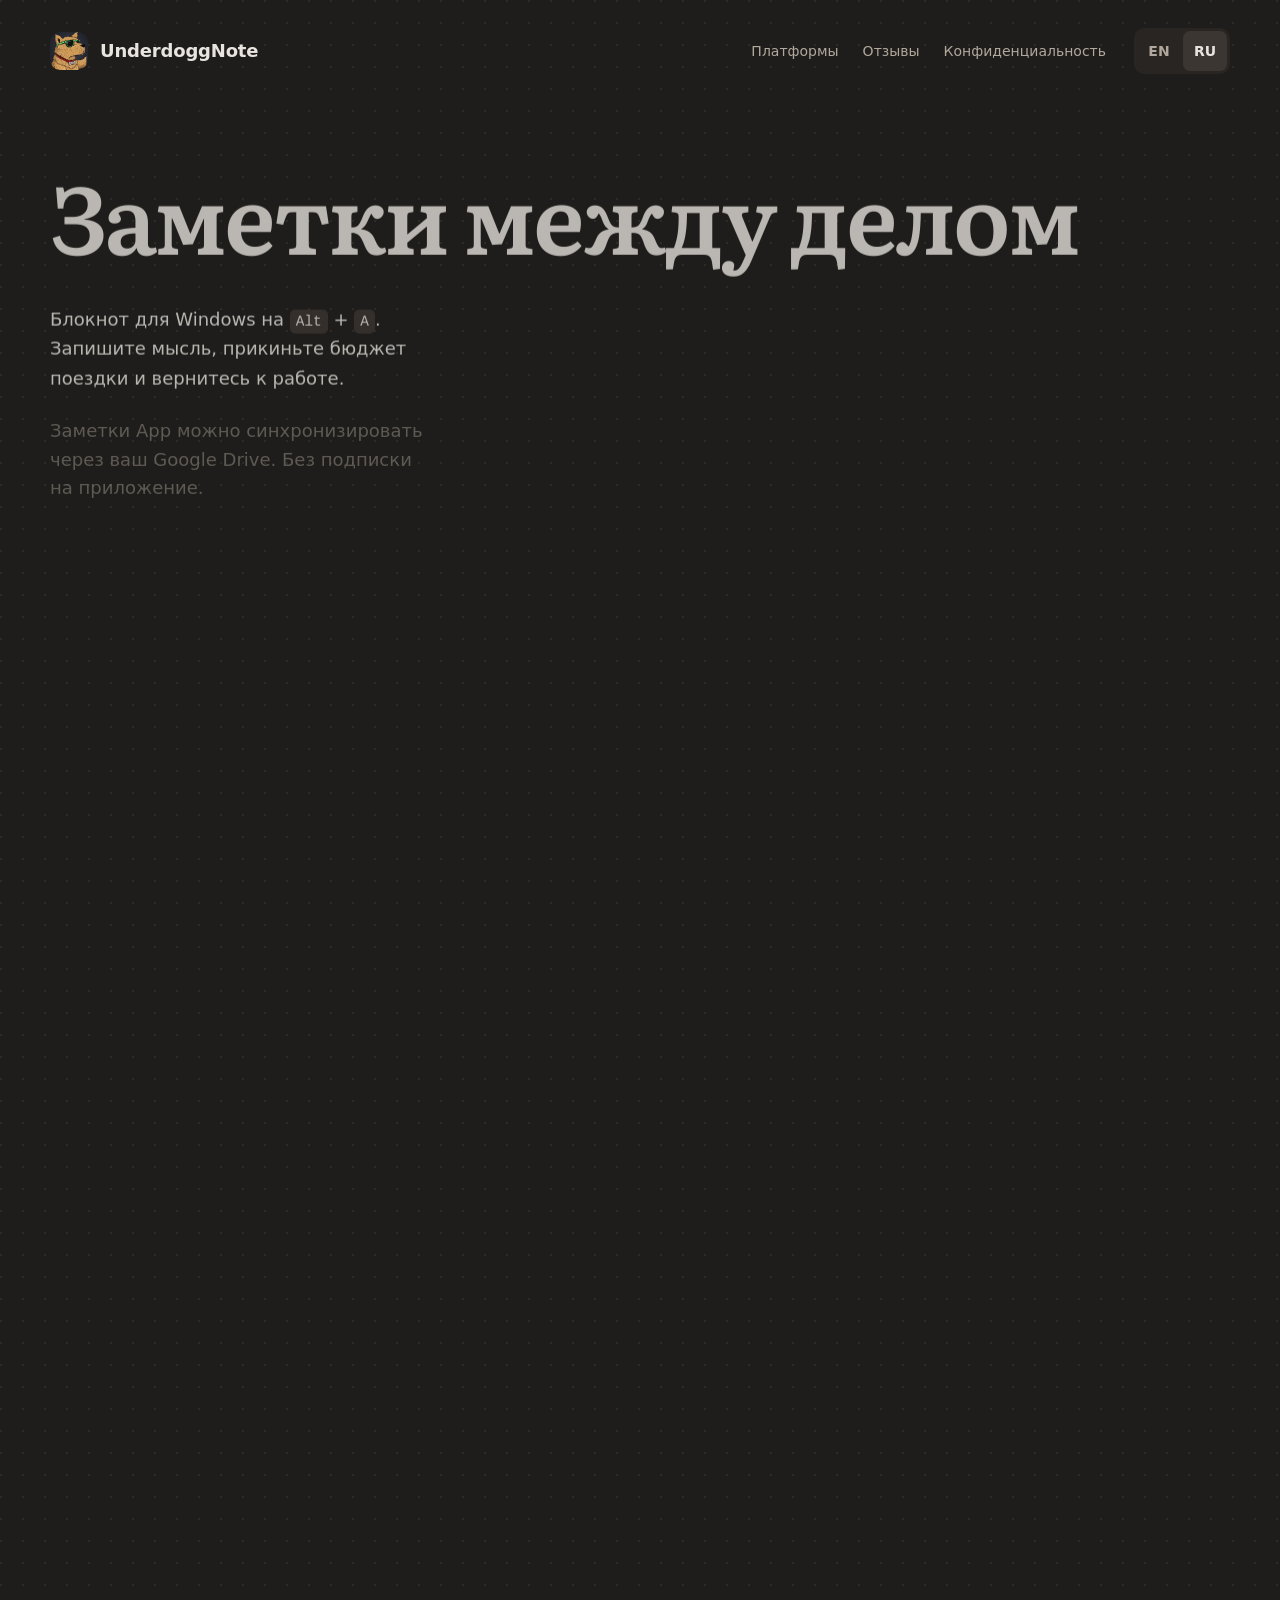
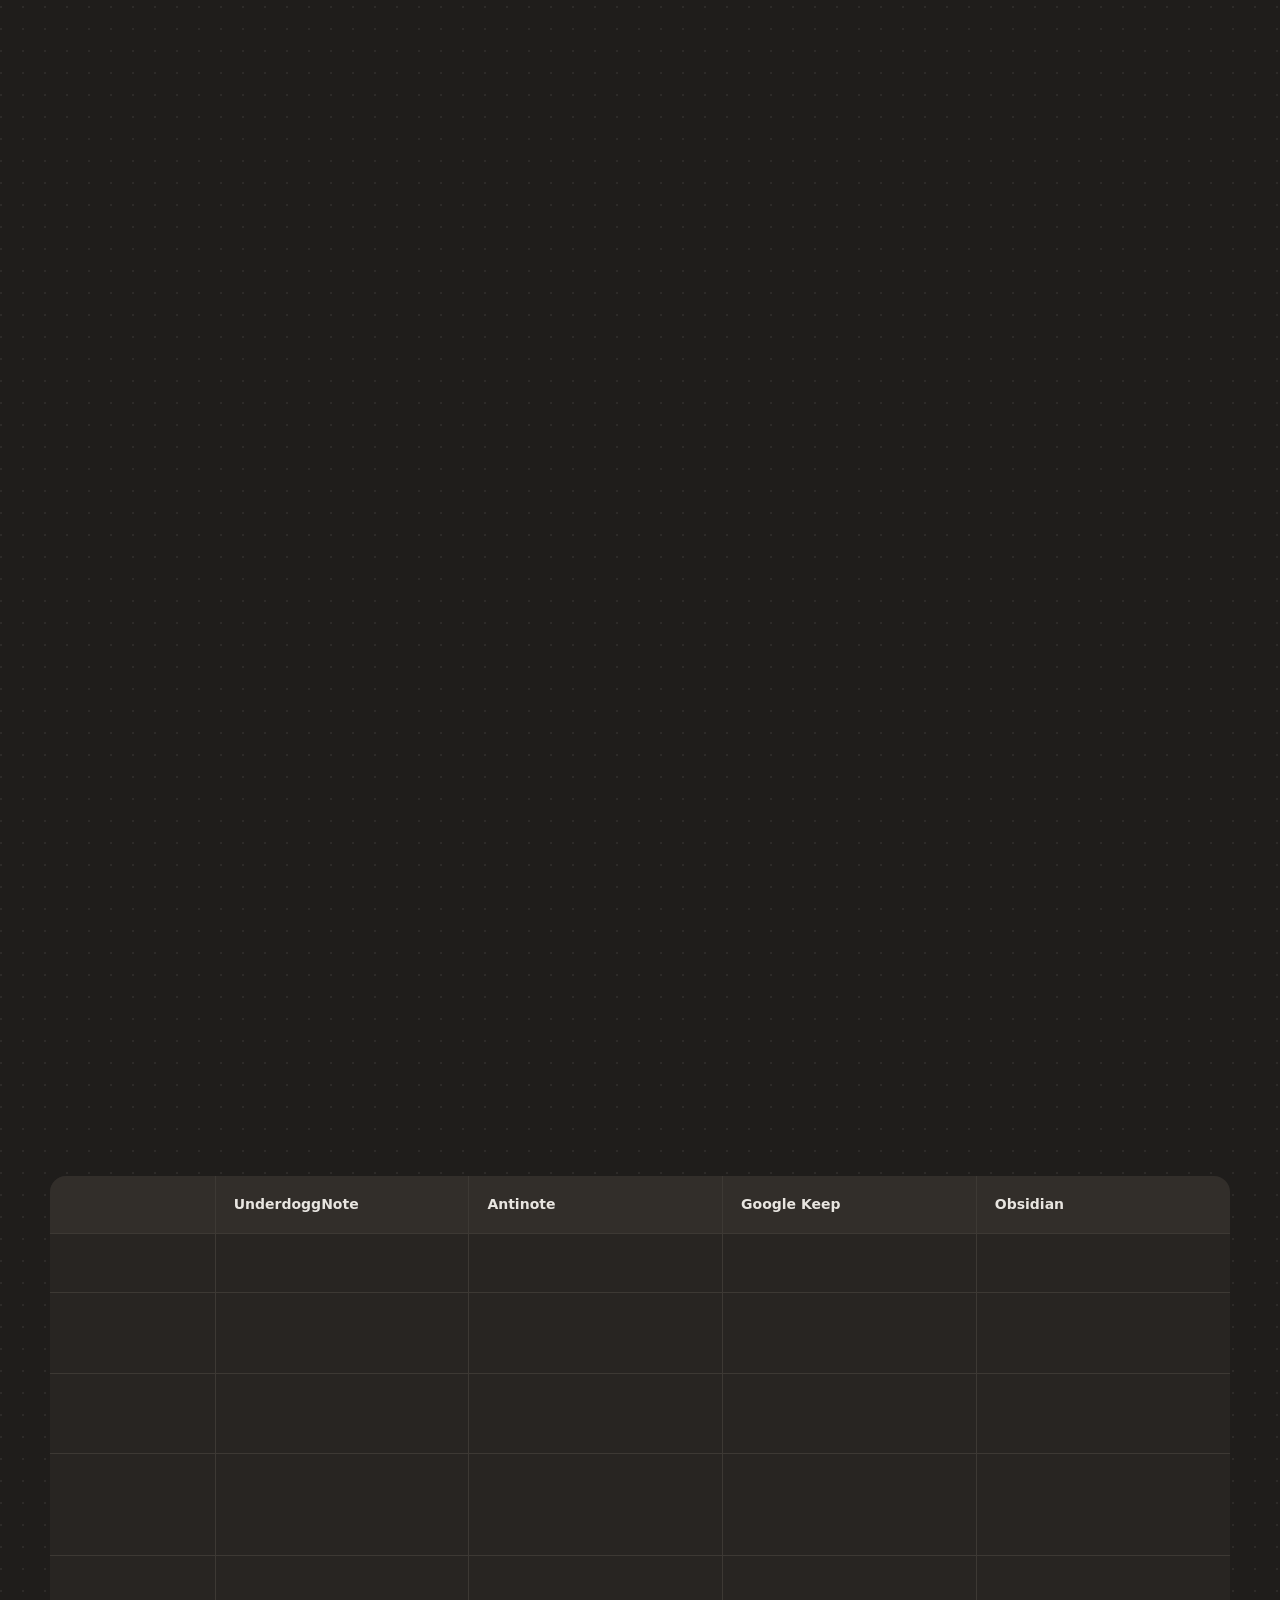
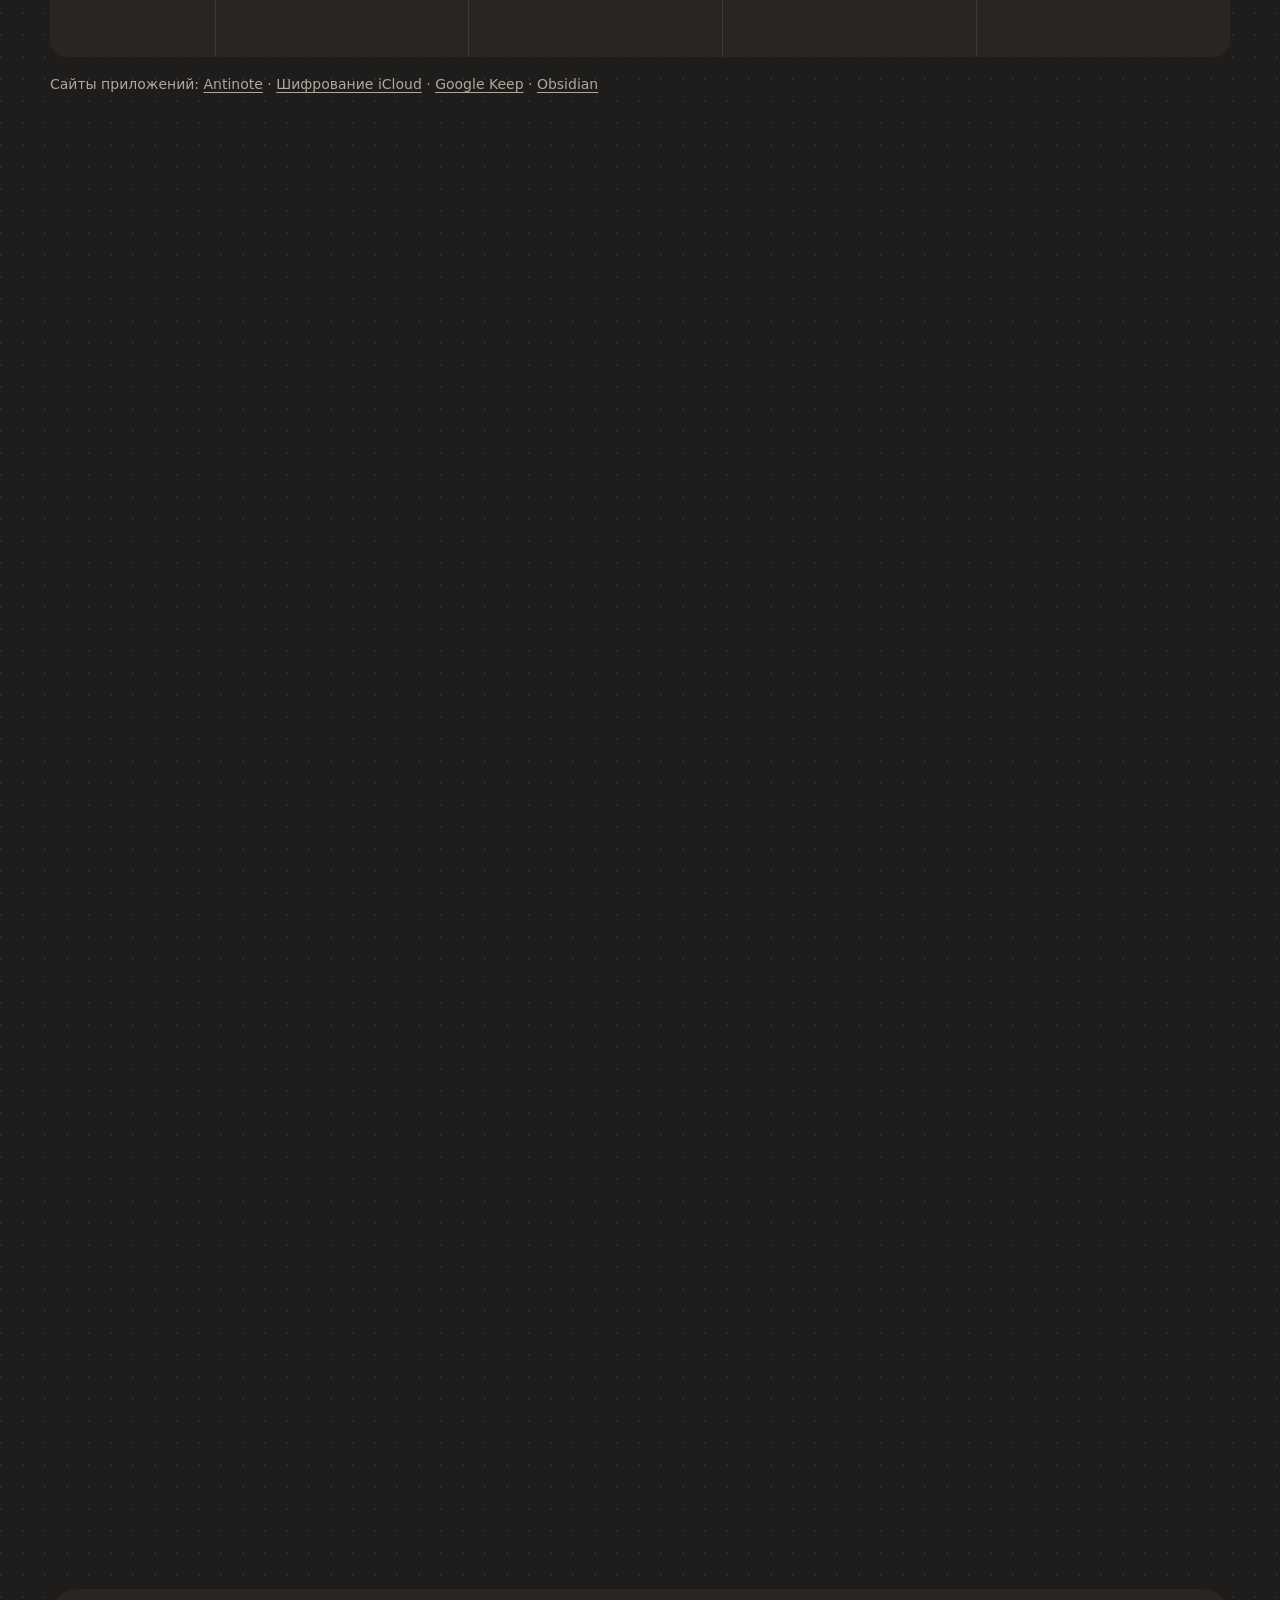
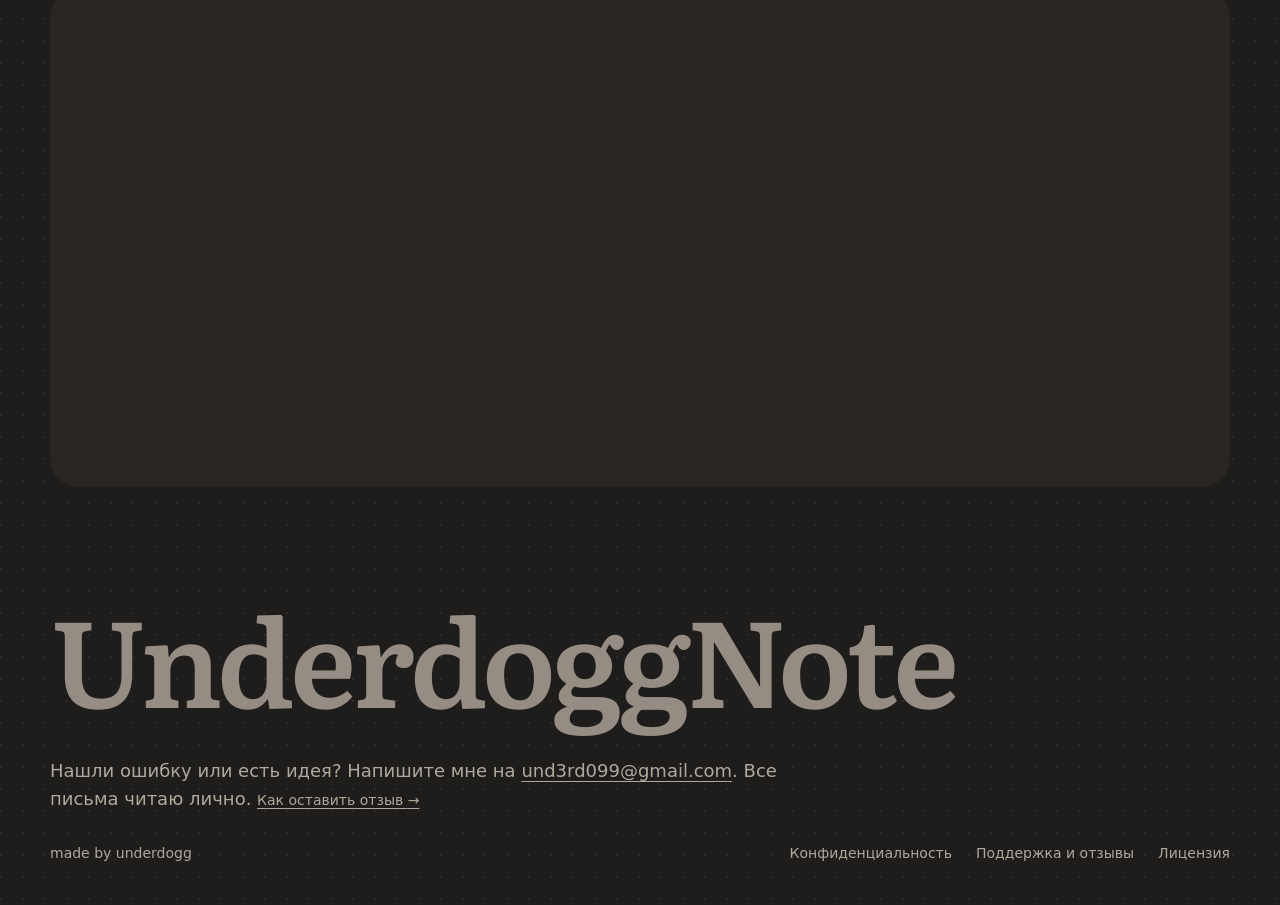
<file: ru/index.html>
<!doctype html>
<html lang="ru">
<head>
  <meta charset="utf-8">
  <meta name="google-site-verification" content="uG63MBSxGQwTPkxmJz1bmK2OAJdUuikm_iAh-QsIST8">
  <meta name="viewport" content="width=device-width,initial-scale=1">
  <title>UnderdoggNote — блокнот на Alt+A для Windows</title>
  <meta name="description" content="Блокнот для Windows на Alt+A. Считает в тексте, синхронизирует заметки App через ваш Google Drive и открывает файлы Markdown из хранилища Obsidian.">
  <link rel="canonical" href="https://underdogg-note.github.io/ru/">
  <link rel="alternate" hreflang="en" href="https://underdogg-note.github.io/">
  <link rel="alternate" hreflang="ru" href="https://underdogg-note.github.io/ru/">
  <link rel="alternate" hreflang="x-default" href="https://underdogg-note.github.io/">
  <meta property="og:type" content="website">
  <meta property="og:url" content="https://underdogg-note.github.io/ru/">
  <meta property="og:title" content="UnderdoggNote — заметки между делом">
  <meta property="og:description" content="Блокнот для Windows на Alt+A. Записывайте мысли и считайте прямо в тексте.">
  <meta property="og:image" content="https://underdogg-note.github.io/assets/social-preview-real.png">
  <meta property="og:image:alt" content="UnderdoggNote, собака-талисман и фрагмент редактора с расчётами">
  <meta name="twitter:card" content="summary_large_image">
  <meta http-equiv="Content-Security-Policy" content="default-src 'none'; style-src 'self'; img-src 'self'; script-src 'self'; font-src 'self'; base-uri 'none'; form-action 'none'">
  <link rel="icon" href="/assets/app-icon.png">
  <link rel="stylesheet" href="/site.css?v=20261030f">
  <link rel="preload" href="/assets/fonts/literata-cyrillic-600-normal.woff2" as="font" type="font/woff2" crossorigin>
  <script defer src="/demo-carousel.js?v=20261030a"></script>
  <script defer src="/share-link.js?v=20261030a"></script>
  <script defer src="/motion.js?v=20261030b"></script>
</head>
<body>
  <a class="skip" href="#content">Перейти к содержимому</a>
  <div class="shell">
    <header>
      <a class="brand" href="/ru/"><img src="/assets/app-icon.png" width="38" height="38" alt=""><span>UnderdoggNote</span></a>
      <nav aria-label="Основная навигация"><a href="#platforms">Платформы</a><a href="/ru/support/#feedback">Отзывы</a><a href="/ru/privacy/">Конфиденциальность</a></nav>
      <nav class="language-switch" aria-label="Язык сайта"><a href="/" lang="en" hreflang="en" aria-label="Switch to English">EN</a><span lang="ru" aria-current="page">RU</span></nav>
    </header>
    <main id="content">
      <section class="hero" aria-labelledby="hero-title">
        <h1 id="hero-title">Заметки между делом</h1>
        <div class="hero-copy">
          <p class="lead">Блокнот для Windows на <span class="key-chord"><kbd>Alt</kbd> + <kbd>A</kbd></span>. Запишите мысль, прикиньте бюджет поездки и вернитесь к работе.</p>
          <p class="hero-sublead">Заметки App можно синхронизировать через ваш Google Drive. Без подписки на приложение.</p>
          <div class="hero-actions">
            <button class="button button-primary send-to-pc" type="button" data-send-to-pc data-url="https://apps.microsoft.com/detail/9N2R52B29SSF" data-copied="Ссылка скопирована" hidden>Отправить ссылку на компьютер</button>
            <a class="button button-primary" href="https://apps.microsoft.com/detail/9N2R52B29SSF" aria-label="Скачать для Windows из Microsoft Store"><span class="store-mark" aria-hidden="true"><i></i><i></i><i></i><i></i></span><span>Скачать для Windows</span><span aria-hidden="true">↗</span></a>
            <a class="text-link" href="/ru/support/#android-testing">Узнать о тестировании Android <span aria-hidden="true">→</span></a>
          </div>
          <p class="availability"><strong>С 14 ноября 2026 года Windows-версия будет стоить $5 в США.</strong> До 13 ноября включительно её можно скачать бесплатно. Разовая покупка, без подписки.</p>
        </div>
        <div class="hero-media">
          <figure class="capture-preview demo-carousel" data-demo-carousel data-play-label="Продолжить показ" data-pause-label="Поставить на паузу">
          <div class="demo-stage"><img class="demo-image" data-demo-image src="/assets/demo-hotkey-poster.png?v=20261030a" width="320" height="200" alt="UnderdoggNote открывается поверх окна браузера"><span class="demo-hotkey-badge" data-demo-hotkey-badge aria-hidden="true"><kbd>Alt</kbd> + <kbd>A</kbd></span><button class="demo-toggle" type="button" data-demo-toggle data-state="playing" aria-label="Поставить на паузу" hidden><svg class="icon-pause" viewBox="0 0 16 16" aria-hidden="true" focusable="false"><rect x="3.5" y="2.5" width="3" height="11" rx="1"/><rect x="9.5" y="2.5" width="3" height="11" rx="1"/></svg><svg class="icon-play" viewBox="0 0 16 16" aria-hidden="true" focusable="false"><path d="M4.5 2.9v10.2a.8.8 0 0 0 1.2.7l8-5.1a.8.8 0 0 0 0-1.4l-8-5.1a.8.8 0 0 0-1.2.7z"/></svg></button></div>
          <div class="demo-controls" data-demo-controls hidden>
            <div class="demo-choices" role="group" aria-label="Что показать">
              <button type="button" data-demo-choice data-duration="11000" data-animation="/assets/demo-hotkey.webp?v=20261030a" data-poster="/assets/demo-hotkey-poster.png?v=20261030a" data-alt="UnderdoggNote открывается поверх окна браузера" data-caption="Alt+A открывает и прячет блокнот" aria-pressed="true">Alt+A</button>
              <button type="button" data-demo-choice data-duration="9500" data-animation="/assets/demo-note.webp?v=20261030a" data-poster="/assets/demo-note-poster.png?v=20261030a" data-alt="Список дел в UnderdoggNote" data-caption="Строка с - [ ] в начале сразу становится пунктом списка" aria-pressed="false">Заметка</button>
              <button type="button" data-demo-choice data-duration="9875" data-animation="/assets/demo-math.webp?v=20261030a" data-poster="/assets/demo-math-poster.png?v=20261030a" data-alt="Бюджет поездки, посчитанный с переменными" data-caption="Слово math в первой строке включает калькулятор, ответ появляется после =" aria-pressed="false">Расчёты</button>
              <button type="button" data-demo-choice data-duration="9000" data-animation="/assets/demo-units.webp?v=20261030a" data-poster="/assets/demo-units-poster.png?v=20261030a" data-alt="Перевод метров в сантиметры" data-caption="Единицы переводятся прямо в строке: 2 meters to cm" aria-pressed="false">Единицы</button>
              <button type="button" data-demo-choice data-duration="7125" data-animation="/assets/demo-currency.webp?v=20261030a" data-poster="/assets/demo-currency-poster.png?v=20261030a" data-alt="Перевод долларов в евро" data-caption="Курсы обновляются сами, когда есть интернет" aria-pressed="false">Валюты</button>
            </div>
            <button class="demo-resume" type="button" data-demo-resume hidden>Возобновить показ</button>
          </div>
            <figcaption class="demo-caption" data-demo-caption aria-live="polite">Alt+A открывает и прячет блокнот</figcaption>
          </figure>
          <aside class="dog-note" aria-label="Подсказка"><img src="/assets/dog-head.webp" alt="" width="36" height="36"><p>Мысли приходят без предупреждения. Блокнот уже рядом.</p></aside>
        </div>
      </section>

      <section class="more" aria-labelledby="more-title">
        <figure class="more__shot"><img src="/assets/app-window.webp?v=20261030a" width="1024" height="640" alt="Окно UnderdoggNote: заголовки, умножение, перевод миль в километры"><figcaption>Так выглядит окно UnderdoggNote</figcaption></figure>
        <div class="more__body">
          <h2 id="more-title">Работа с заметками</h2>
          <div class="more-list">
          <article><h3>Где хранятся заметки</h3><p><code>App</code> хранит заметки внутри приложения. <code>Vault</code> открывает файлы Markdown из выбранного хранилища Obsidian.</p></article>
          <article><h3>Копирование и перенос</h3><p>В режиме <code>App</code> откройте <code>Export</code> и выберите Obsidian, <code>.md</code> или <code>.txt</code>. <code>Copy</code> оставляет заметку в App; <code>Move</code> удаляет её из App после сохранения и проверки файла.</p></article>
          <article><h3>Заметки App через ваш Google Drive</h3><p>Синхронизация включается в настройках. Заметки App остаются и на устройстве. Файлы Vault синхронизируются средствами вашего хранилища.</p><aside class="dog-note" aria-label="Подсказка"><img src="/assets/dog-head.webp" alt="" width="36" height="36"><p>Для заметок — отдельная папка. Остальной Drive не затрагивается.</p></aside></article>
          <article><h3>Без регистрации</h3><p>Для локальных заметок не нужен ни аккаунт в приложении, ни вход в Google. Установили и пишете.</p></article>
        </div>
        </div>
      </section>

      <section class="platform-section" id="platforms" aria-labelledby="platform-title">
        <div class="section-heading"><h2 id="platform-title">Платформы</h2></div>
        <div class="platform-grid">
          <article class="platform-card platform-available"><span class="platform-status"><span class="status-light" aria-hidden="true"></span> Доступно</span><h3>Windows</h3><p>Бесплатно до 13 ноября включительно. С 14 ноября — $5 в США за Windows-версию, разовая покупка без подписки.</p><a class="platform-link" href="https://apps.microsoft.com/detail/9N2R52B29SSF">Скачать для Windows <span aria-hidden="true">↗</span></a></article>
          <article class="platform-card"><span class="platform-status">Тестирование</span><h3>Android</h3><p>Версия для Android тестируется. Общедоступной ссылки для скачивания пока нет.</p><a class="platform-link" href="/ru/support/#android-testing">Узнать о тестировании <span aria-hidden="true">→</span></a></article>
        </div>
        <p class="platform-other">Версию для Mac готовлю к выпуску, для iPhone пока нет.</p>
      </section>

      <section class="comparison" aria-labelledby="compare-title">
        <div class="section-heading"><h2 id="compare-title">Сравнение</h2><p>Antinote рассчитан на устройства Apple, Keep — на заметки и списки, Obsidian — на базу знаний.</p></div>
        <div class="compare-scroll" role="region" aria-label="Сравнение приложений" tabindex="0">
          <table class="compare-table">
            <thead><tr><th scope="col"><span class="visually-hidden">Что сравниваем</span></th><th scope="col">UnderdoggNote</th><th scope="col">Antinote</th><th scope="col">Google Keep</th><th scope="col">Obsidian</th></tr></thead>
            <tbody>
              <tr><th scope="row">Для чего</th><td data-label="UnderdoggNote">Черновики и расчёты</td><td data-label="Antinote">Быстрые заметки</td><td data-label="Google Keep">Заметки и списки</td><td data-label="Obsidian">База знаний</td></tr>
              <tr><th scope="row">Где работает</th><td data-label="UnderdoggNote">Windows; Android в тесте</td><td data-label="Antinote">macOS; iOS в разработке</td><td data-label="Google Keep">Android, iPhone, браузер</td><td data-label="Obsidian">Windows, macOS, Linux, Android, iPhone</td></tr>
              <tr><th scope="row">Считает в тексте</th><td data-label="UnderdoggNote">Да</td><td data-label="Antinote">Да</td><td data-label="Google Keep">Нет</td><td data-label="Obsidian">Через <a href="https://community.obsidian.md/plugins/numerals">плагины</a></td></tr>
              <tr><th scope="row">Цена</th><td data-label="UnderdoggNote">До 13 ноября включительно бесплатно. С 14 ноября — $5 в США, разовая покупка</td><td data-label="Antinote">$5 разово</td><td data-label="Google Keep">Бесплатно</td><td data-label="Obsidian">Бесплатно; Obsidian Sync оплачивается отдельно</td></tr>
              <tr><th scope="row">Синхронизация</th><td data-label="UnderdoggNote">Заметки App: ваш Google Drive, без сквозного шифрования</td><td data-label="Antinote">iCloud; для сквозного шифрования нужна Advanced Data Protection</td><td data-label="Google Keep">Через аккаунт Google</td><td data-label="Obsidian">Obsidian Sync или свои способы</td></tr>
            </tbody>
          </table>
        </div>
        <p class="comparison-sources">Сайты приложений: <a href="https://antinote.io/">Antinote</a> · <a href="https://antinote.io/user-manual/cloud-sync">Шифрование iCloud</a> · <a href="https://keep.google.com/">Google Keep</a> · <a href="https://obsidian.md/">Obsidian</a></p>
      <aside class="dog-note" aria-label="Подсказка"><img src="/assets/dog-head.webp" alt="" width="36" height="36"><p>У каждого блокнота своя задача. Здесь — быстрые заметки и расчёты.</p></aside>
      </section>

      <section class="story" aria-labelledby="story-title">
        <div class="story__copy">
          <h2 id="story-title">О проекте</h2>
          <p>Я разрабатываю UnderdoggNote самостоятельно. На идею быстрых заметок меня вдохновил <a href="https://antinote.io/">Antinote</a>, а на расчёты прямо в тексте — <a href="https://numi.app/">Numi</a> и <a href="https://soulver.app/">Soulver</a>.</p>
          <p>Спасибо авторам за идеи.</p>
        </div>
        <figure class="story__art">
          <img src="/assets/app-icon.png" width="200" height="200" alt="Собака в зелёных очках, талисман UnderdoggNote">
          <figcaption>Независимый проект underdogg.</figcaption>
        </figure>
      </section>

      <section class="faq" aria-labelledby="faq-title">
        <div class="section-heading"><h2 id="faq-title">Вопросы и ответы</h2></div>
        <div class="faq-grid">
          <article class="faq-item"><h3>Сколько стоит?</h3><p>Бесплатный период на 14 дней: с 31 октября по 13 ноября 2026 года включительно. С 14 ноября Windows-версия будет стоить $5 в США. Это разовая покупка, без подписки. Цену для вашей страны покажет Microsoft Store. Синхронизация через Google Drive не требует отдельной подписки на приложение.</p></article>
          <article class="faq-item"><h3>Что приложение видит в Google Drive?</h3><p>Только свою скрытую папку. К остальным файлам на Drive, к почте и фото у приложения доступа нет. Сквозного шифрования нет. Подробности в <a href="/ru/privacy/">политике конфиденциальности</a>.</p></article>
          <article class="faq-item"><h3>Какие данные отправляются разработчику?</h3><p>Приложение не отправляет мне текст заметок или логи автоматически. У Google, Microsoft и сервиса курсов валют свои правила, они описаны в <a href="/ru/privacy/">политике конфиденциальности</a>.</p></article>
          <article class="faq-item"><h3>Работает без интернета?</h3><p>Локальные заметки и обычные расчёты работают без интернета. Для синхронизации и свежих курсов нужна сеть; сохранённый курс, если он есть, может устареть.</p></article>
          <article class="faq-item"><h3>Можно поменять Alt+A?</h3><p>Да, в настройках.</p></article>
          <article class="faq-item"><h3>Будет версия для iPhone?</h3><p>Пока нет. Если вам нужна такая версия, <a href="mailto:und3rd099@gmail.com?subject=UnderdoggNote%20%D0%B4%D0%BB%D1%8F%20iPhone">напишите мне</a>. Ваш интерес поможет определить приоритеты.</p></article>
        </div>
      </section>

      <section class="closing" aria-labelledby="closing-title">
        <div class="closing-copy">
          <h2 id="closing-title">Скачать UnderdoggNote</h2>
          <p>До 13 ноября включительно можно скачать бесплатно. С 14 ноября Windows-версия будет стоить $5 в США. Разовая покупка, без подписки.</p>
          <div class="closing-actions">
            <button class="button button-primary send-to-pc" type="button" data-send-to-pc data-url="https://apps.microsoft.com/detail/9N2R52B29SSF" data-copied="Ссылка скопирована" hidden>Отправить ссылку на компьютер</button>
            <a class="button button-primary" href="https://apps.microsoft.com/detail/9N2R52B29SSF" aria-label="Скачать для Windows из Microsoft Store"><span class="store-mark" aria-hidden="true"><i></i><i></i><i></i><i></i></span><span>Скачать для Windows</span><span aria-hidden="true">↗</span></a>
          </div>
          <aside class="dog-note" aria-label="Подсказка"><img src="/assets/dog-head.webp" alt="" width="36" height="36"><p>Хорошие идеи лучше записывать сразу.</p></aside>
        </div>
        <figure class="closing__shot"><img src="/assets/demo-note-poster.png?v=20261030a" width="640" height="400" alt="Список «Weekend list» с двумя пунктами в UnderdoggNote"></figure>
      </section>
    </main>
    <footer><p class="footer-mark" aria-hidden="true">UnderdoggNote</p><p class="footer-feedback" id="try-it">Нашли ошибку или есть идея? Напишите мне на <a href="mailto:und3rd099@gmail.com">und3rd099@gmail.com</a>. Все письма читаю лично. <a class="text-link" href="/ru/support/#feedback">Как оставить отзыв <span aria-hidden="true">→</span></a></p><div class="footer-row"><span lang="en">made by underdogg</span><nav aria-label="Навигация в подвале"><a href="/ru/privacy/">Конфиденциальность</a><a href="/ru/support/">Поддержка и отзывы</a><a href="/ru/license/">Лицензия</a></nav></div></footer>
  </div>
</body>
</html>
</file>
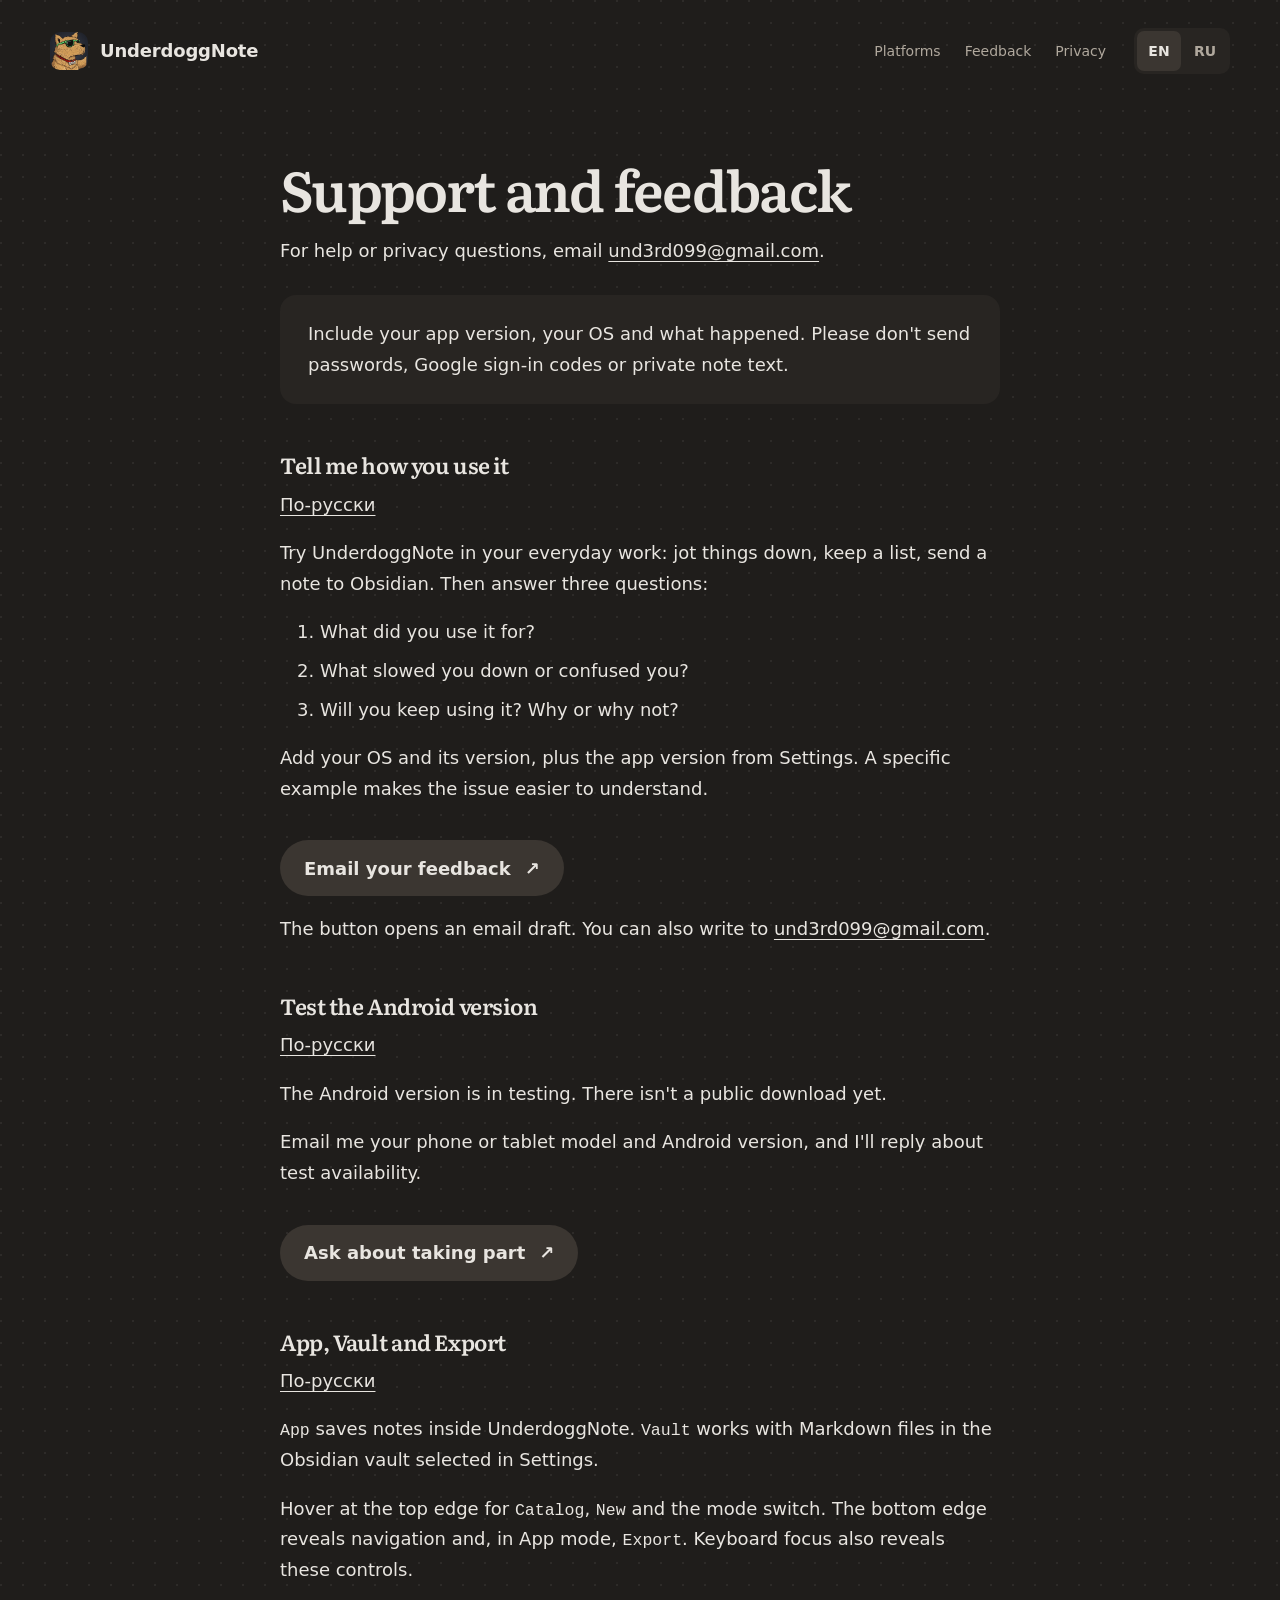
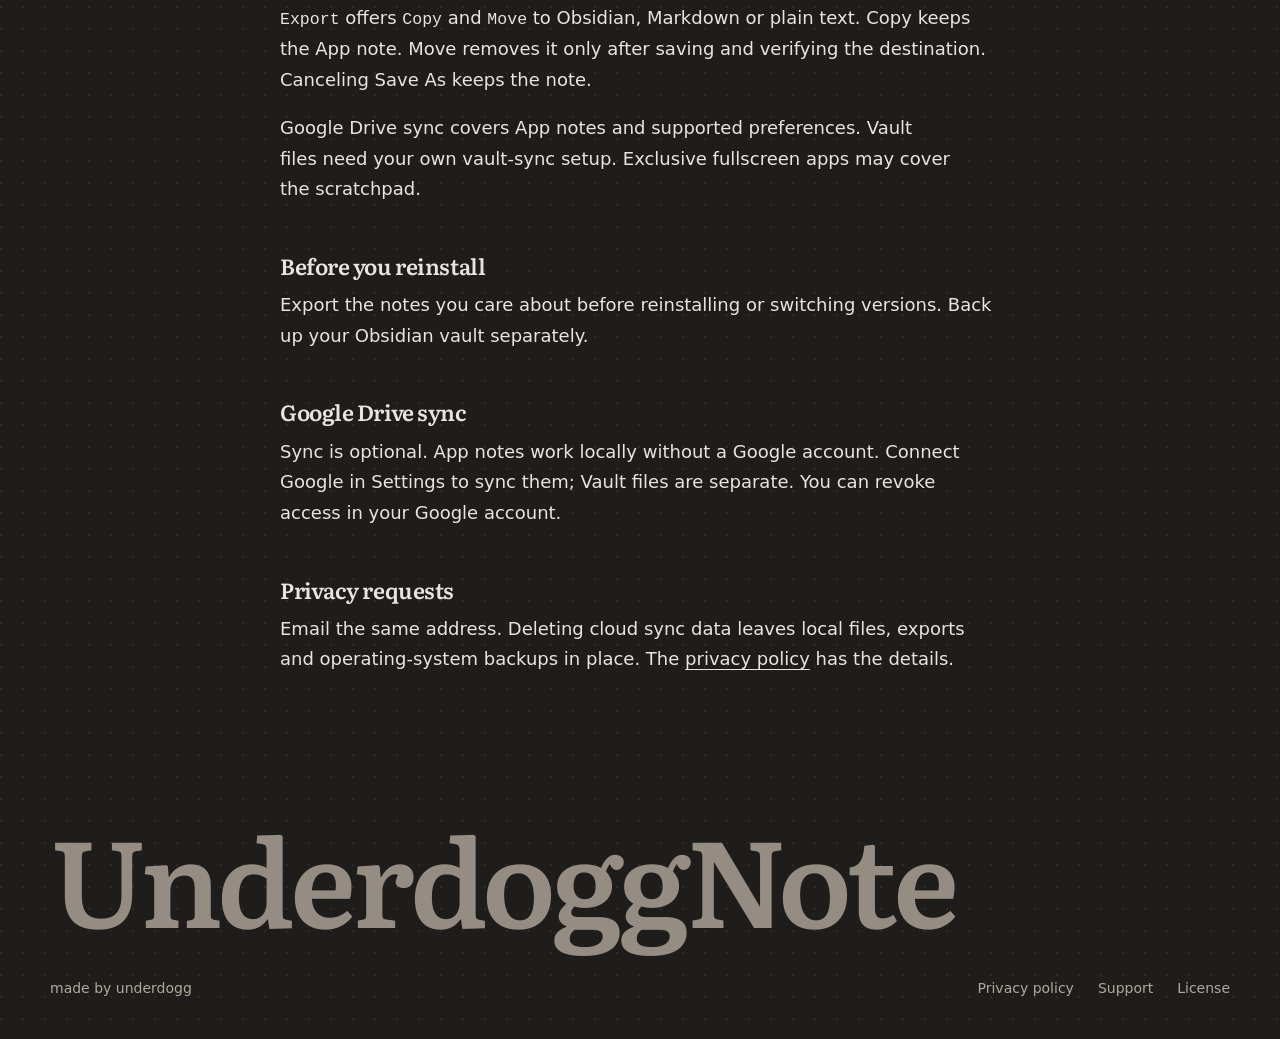
<file: support/index.html>
<!doctype html>
<html lang="en">
<head>
  <meta charset="utf-8">
  <meta name="viewport" content="width=device-width,initial-scale=1">
  <title>UnderdoggNote — Support and feedback</title>
  <meta name="description" content="How to reach the UnderdoggNote developer, send feedback or join the Android test.">
  <meta http-equiv="Content-Security-Policy" content="default-src 'none'; style-src 'self'; img-src 'self'; script-src 'self'; font-src 'self'; base-uri 'none'; form-action 'none'">
  <link rel="icon" href="/assets/app-icon.png">
  <link rel="stylesheet" href="/site.css?v=20261030f">
  <link rel="canonical" href="https://underdogg-note.github.io/support/">
  <link rel="alternate" hreflang="en" href="https://underdogg-note.github.io/support/">
  <link rel="alternate" hreflang="ru" href="https://underdogg-note.github.io/ru/support/">
  <link rel="alternate" hreflang="x-default" href="https://underdogg-note.github.io/support/">
  <script defer src="/locale-links.js?v=20261030b"></script>
</head>
<body>
  <a class="skip" href="#content">Skip to content</a>
  <div class="shell">
    <header>
      <a class="brand" href="/">
        <img src="/assets/app-icon.png" width="38" height="38" alt="">
        <span>UnderdoggNote</span>
      </a>
      <nav aria-label="Main navigation">
        <a href="/#platforms">Platforms</a>
        <a href="#feedback">Feedback</a>
        <a href="/privacy/">Privacy</a>
      </nav>
      <nav class="language-switch" aria-label="Site language"><span lang="en" aria-current="page">EN</span><a href="/ru/support/" lang="ru" hreflang="ru" aria-label="Переключить на русский">RU</a></nav>
    </header>
    <main id="content">
      <article class="prose">
        <h1>Support and feedback</h1>
        <p class="lead">For help or privacy questions, email <a href="mailto:und3rd099@gmail.com">und3rd099@gmail.com</a>.</p>
        <section class="quiet-panel">
          <p>Include your app version, your OS and what happened. Please don't send passwords, Google sign-in codes or private note text.</p>
        </section>

        <section id="feedback" aria-labelledby="feedback-title">
          <h2 id="feedback-title">Tell me how you use it</h2>
          <p class="section-language"><a href="/ru/support/#feedback" lang="ru" hreflang="ru">По-русски</a></p>
          <p>Try UnderdoggNote in your everyday work: jot things down, keep a list, send a note to Obsidian. Then answer three questions:</p>
          <ol>
            <li>What did you use it for?</li>
            <li>What slowed you down or confused you?</li>
            <li>Will you keep using it? Why or why not?</li>
          </ol>
          <p>Add your OS and its version, plus the app version from Settings. A specific example makes the issue easier to understand.</p>
          <p><a class="button" href="mailto:und3rd099@gmail.com?subject=UnderdoggNote%20feedback&amp;body=OS%20and%20version%3A%0AApp%20version%20%28from%20Settings%29%3A%0A%0A1.%20What%20did%20you%20use%20UnderdoggNote%20for%3F%0A%0A2.%20What%20slowed%20you%20down%20or%20confused%20you%3F%0A%0A3.%20Will%20you%20keep%20using%20it%3F%20Why%20or%20why%20not%3F%0A%0A">Email your feedback <span aria-hidden="true">↗</span></a></p>
          <p>The button opens an email draft. You can also write to <a href="mailto:und3rd099@gmail.com">und3rd099@gmail.com</a>.</p>
        </section>

        <section id="android-testing" aria-labelledby="android-testing-title">
          <h2 id="android-testing-title">Test the Android version</h2>
          <p class="section-language"><a href="/ru/support/#android-testing" lang="ru" hreflang="ru">По-русски</a></p>
          <p>The Android version is in testing. There isn't a public download yet.</p>
          <p>Email me your phone or tablet model and Android version, and I'll reply about test availability.</p>
          <p><a class="button" href="mailto:und3rd099@gmail.com?subject=UnderdoggNote%20Android%20test&amp;body=I%20would%20like%20to%20test%20UnderdoggNote%20on%20Android.%0A%0ADevice%20model%3A%0AAndroid%20version%3A%0A">Ask about taking part <span aria-hidden="true">↗</span></a></p>
        </section>

        <section id="note-modes" aria-labelledby="note-modes-title">
          <h2 id="note-modes-title">App, Vault and Export</h2>
          <p class="section-language"><a href="/ru/support/#note-modes" lang="ru" hreflang="ru">По-русски</a></p>
          <p><code>App</code> saves notes inside UnderdoggNote. <code>Vault</code> works with Markdown files in the Obsidian vault selected in Settings.</p>
          <p>Hover at the top edge for <code>Catalog</code>, <code>New</code> and the mode switch. The bottom edge reveals navigation and, in App mode, <code>Export</code>. Keyboard focus also reveals these controls.</p>
          <p><code>Export</code> offers <code>Copy</code> and <code>Move</code> to Obsidian, Markdown or plain text. Copy keeps the App note. Move removes it only after saving and verifying the destination. Canceling Save As keeps the note.</p>
          <p>Google Drive sync covers App notes and supported preferences. Vault files need your own vault-sync setup. Exclusive fullscreen apps may cover the scratchpad.</p>
        </section>

        <h2>Before you reinstall</h2>
        <p>Export the notes you care about before reinstalling or switching versions. Back up your Obsidian vault separately.</p>
        <h2>Google Drive sync</h2>
        <p>Sync is optional. App notes work locally without a Google account. Connect Google in Settings to sync them; Vault files are separate. You can revoke access in your Google account.</p>
        <h2>Privacy requests</h2>
        <p>Email the same address. Deleting cloud sync data leaves local files, exports and operating-system backups in place. The <a href="/privacy/">privacy policy</a> has the details.</p>
      </article>
    </main>
    <footer><p class="footer-mark" aria-hidden="true">UnderdoggNote</p><div class="footer-row"><span lang="en">made by underdogg</span><nav aria-label="Footer navigation">
        <a href="/privacy/">Privacy policy</a>
        <a href="/support/">Support</a>
        <a href="/license/">License</a>
      </nav></div></footer>
  </div>
</body>
</html>
</file>
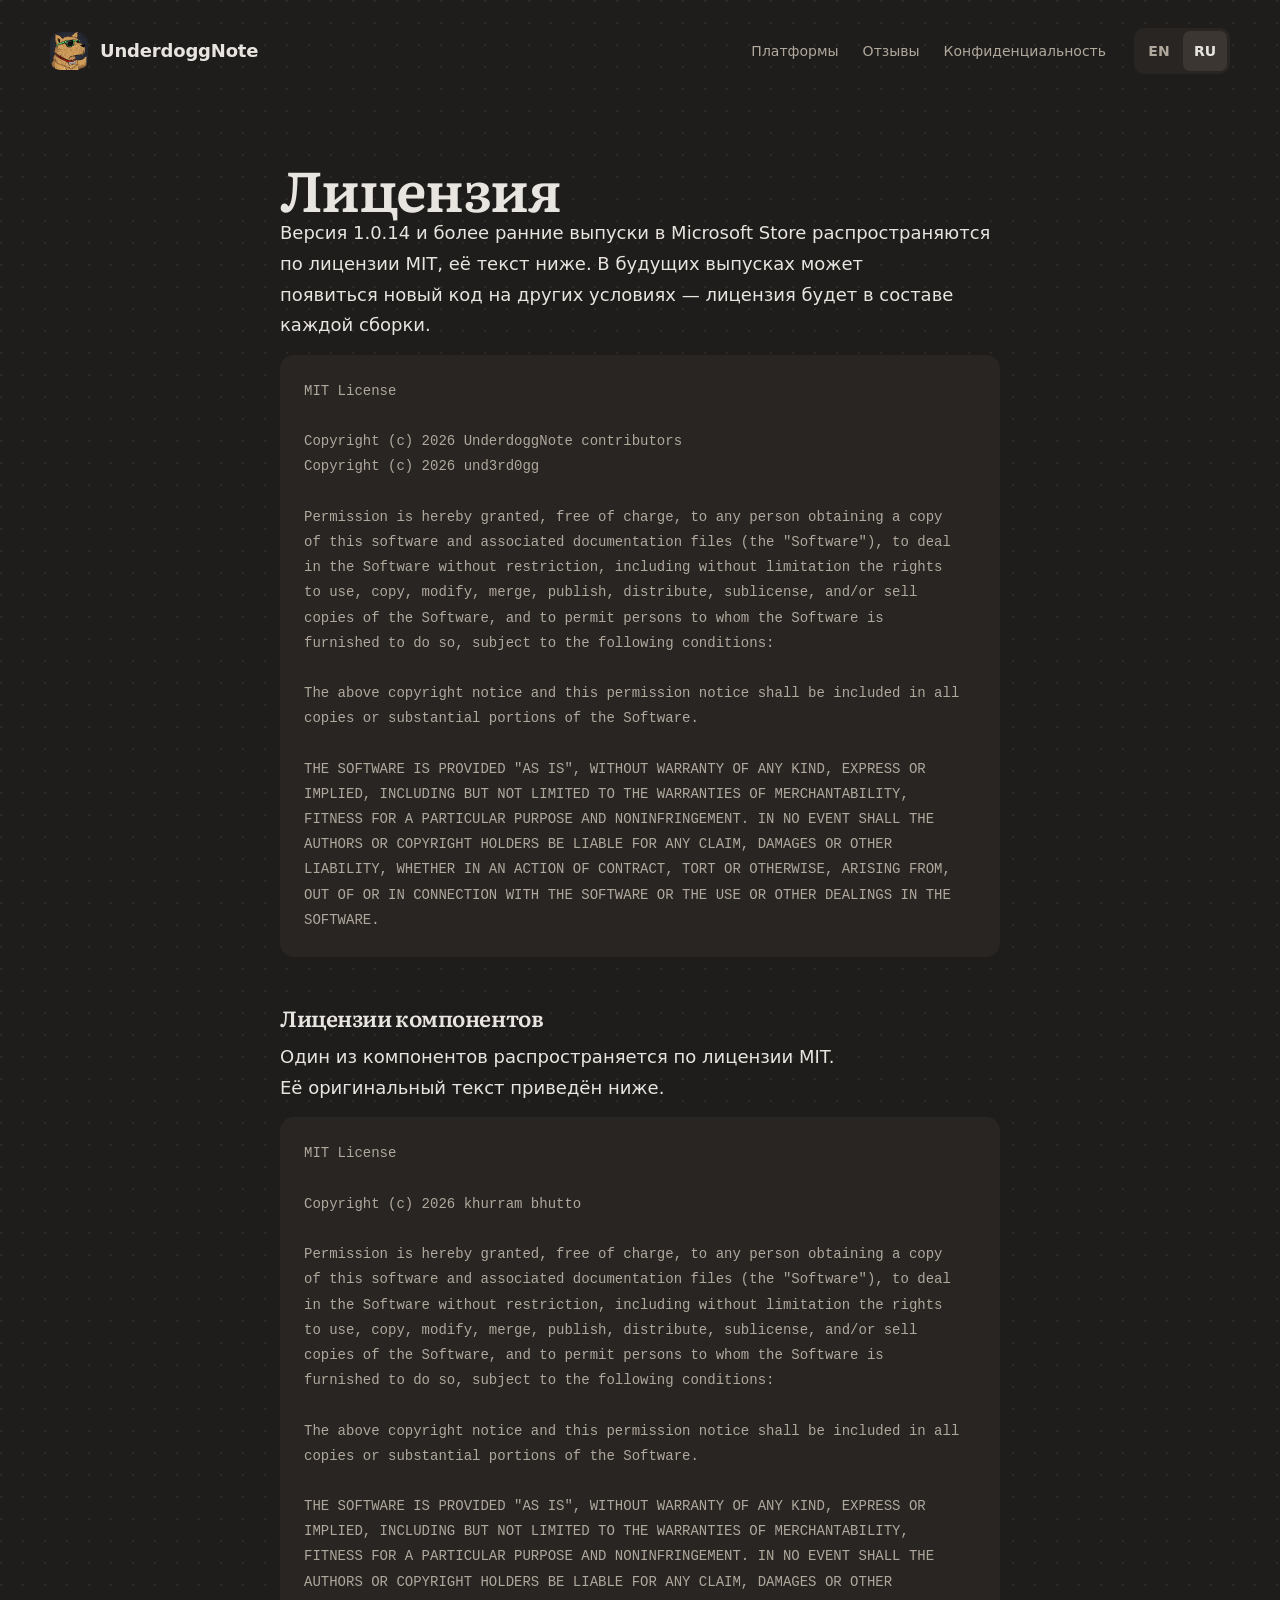
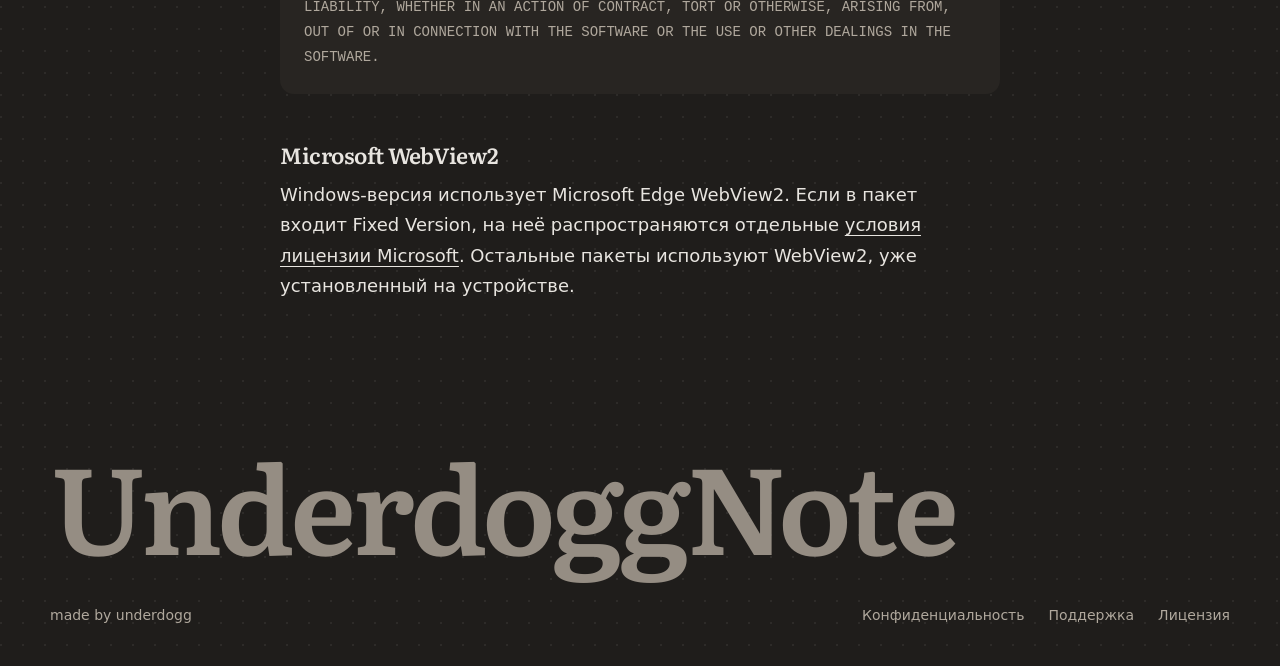
<file: ru/license/index.html>
<!doctype html>
<html lang="ru">
<head>
  <meta charset="utf-8">
  <meta name="viewport" content="width=device-width,initial-scale=1">
  <title>UnderdoggNote — лицензия</title>
  <meta name="description" content="Лицензия UnderdoggNote и лицензии компонентов, которые в нём используются.">
  <link rel="canonical" href="https://underdogg-note.github.io/ru/license/">
  <link rel="alternate" hreflang="en" href="https://underdogg-note.github.io/license/">
  <link rel="alternate" hreflang="ru" href="https://underdogg-note.github.io/ru/license/">
  <link rel="alternate" hreflang="x-default" href="https://underdogg-note.github.io/license/">
  <meta http-equiv="Content-Security-Policy" content="default-src 'none'; style-src 'self'; img-src 'self'; font-src 'self'; base-uri 'none'; form-action 'none'">
  <link rel="icon" href="/assets/app-icon.png">
  <link rel="stylesheet" href="/site.css?v=20261030f">
</head>
<body>
  <a class="skip" href="#content">Перейти к содержимому</a>
  <div class="shell">
    <header>
      <a class="brand" href="/ru/"><img src="/assets/app-icon.png" width="38" height="38" alt=""><span>UnderdoggNote</span></a>
      <nav aria-label="Основная навигация"><a href="/ru/#platforms">Платформы</a><a href="/ru/support/#feedback">Отзывы</a><a href="/ru/privacy/">Конфиденциальность</a></nav>
      <nav class="language-switch" aria-label="Язык сайта"><a href="/license/" lang="en" hreflang="en" aria-label="Switch to English">EN</a><span lang="ru" aria-current="page">RU</span></nav>
    </header>
    <main id="content">
      <article class="prose">
        <h1>Лицензия</h1>
        <p>Версия 1.0.14 и более ранние выпуски в Microsoft Store распространяются по лицензии MIT, её текст ниже. В будущих выпусках может появиться новый код на других условиях — лицензия будет в составе каждой сборки.</p>
        <pre lang="en">MIT License

Copyright (c) 2026 UnderdoggNote contributors
Copyright (c) 2026 und3rd0gg

Permission is hereby granted, free of charge, to any person obtaining a copy
of this software and associated documentation files (the &quot;Software&quot;), to deal
in the Software without restriction, including without limitation the rights
to use, copy, modify, merge, publish, distribute, sublicense, and/or sell
copies of the Software, and to permit persons to whom the Software is
furnished to do so, subject to the following conditions:

The above copyright notice and this permission notice shall be included in all
copies or substantial portions of the Software.

THE SOFTWARE IS PROVIDED &quot;AS IS&quot;, WITHOUT WARRANTY OF ANY KIND, EXPRESS OR
IMPLIED, INCLUDING BUT NOT LIMITED TO THE WARRANTIES OF MERCHANTABILITY,
FITNESS FOR A PARTICULAR PURPOSE AND NONINFRINGEMENT. IN NO EVENT SHALL THE
AUTHORS OR COPYRIGHT HOLDERS BE LIABLE FOR ANY CLAIM, DAMAGES OR OTHER
LIABILITY, WHETHER IN AN ACTION OF CONTRACT, TORT OR OTHERWISE, ARISING FROM,
OUT OF OR IN CONNECTION WITH THE SOFTWARE OR THE USE OR OTHER DEALINGS IN THE
SOFTWARE.
</pre>
        <h2>Лицензии компонентов</h2>
        <p>Один из компонентов распространяется по лицензии MIT. Её оригинальный текст приведён ниже.</p>
        <pre lang="en">MIT License

Copyright (c) 2026 khurram bhutto

Permission is hereby granted, free of charge, to any person obtaining a copy
of this software and associated documentation files (the &quot;Software&quot;), to deal
in the Software without restriction, including without limitation the rights
to use, copy, modify, merge, publish, distribute, sublicense, and/or sell
copies of the Software, and to permit persons to whom the Software is
furnished to do so, subject to the following conditions:

The above copyright notice and this permission notice shall be included in all
copies or substantial portions of the Software.

THE SOFTWARE IS PROVIDED &quot;AS IS&quot;, WITHOUT WARRANTY OF ANY KIND, EXPRESS OR
IMPLIED, INCLUDING BUT NOT LIMITED TO THE WARRANTIES OF MERCHANTABILITY,
FITNESS FOR A PARTICULAR PURPOSE AND NONINFRINGEMENT. IN NO EVENT SHALL THE
AUTHORS OR COPYRIGHT HOLDERS BE LIABLE FOR ANY CLAIM, DAMAGES OR OTHER
LIABILITY, WHETHER IN AN ACTION OF CONTRACT, TORT OR OTHERWISE, ARISING FROM,
OUT OF OR IN CONNECTION WITH THE SOFTWARE OR THE USE OR OTHER DEALINGS IN THE
SOFTWARE.
</pre>
        <h2>Microsoft WebView2</h2>
        <p>Windows-версия использует Microsoft Edge WebView2. Если в пакет входит Fixed Version, на неё распространяются отдельные <a href="/assets/webview2-license.txt" lang="en" hreflang="en">условия лицензии Microsoft</a>. Остальные пакеты используют WebView2, уже установленный на устройстве.</p>
      </article>
    </main>
    <footer><p class="footer-mark" aria-hidden="true">UnderdoggNote</p><div class="footer-row"><span lang="en">made by underdogg</span><nav aria-label="Навигация в подвале"><a href="/ru/privacy/">Конфиденциальность</a><a href="/ru/support/">Поддержка</a><a href="/ru/license/">Лицензия</a></nav></div></footer>
  </div>
</body>
</html>
</file>
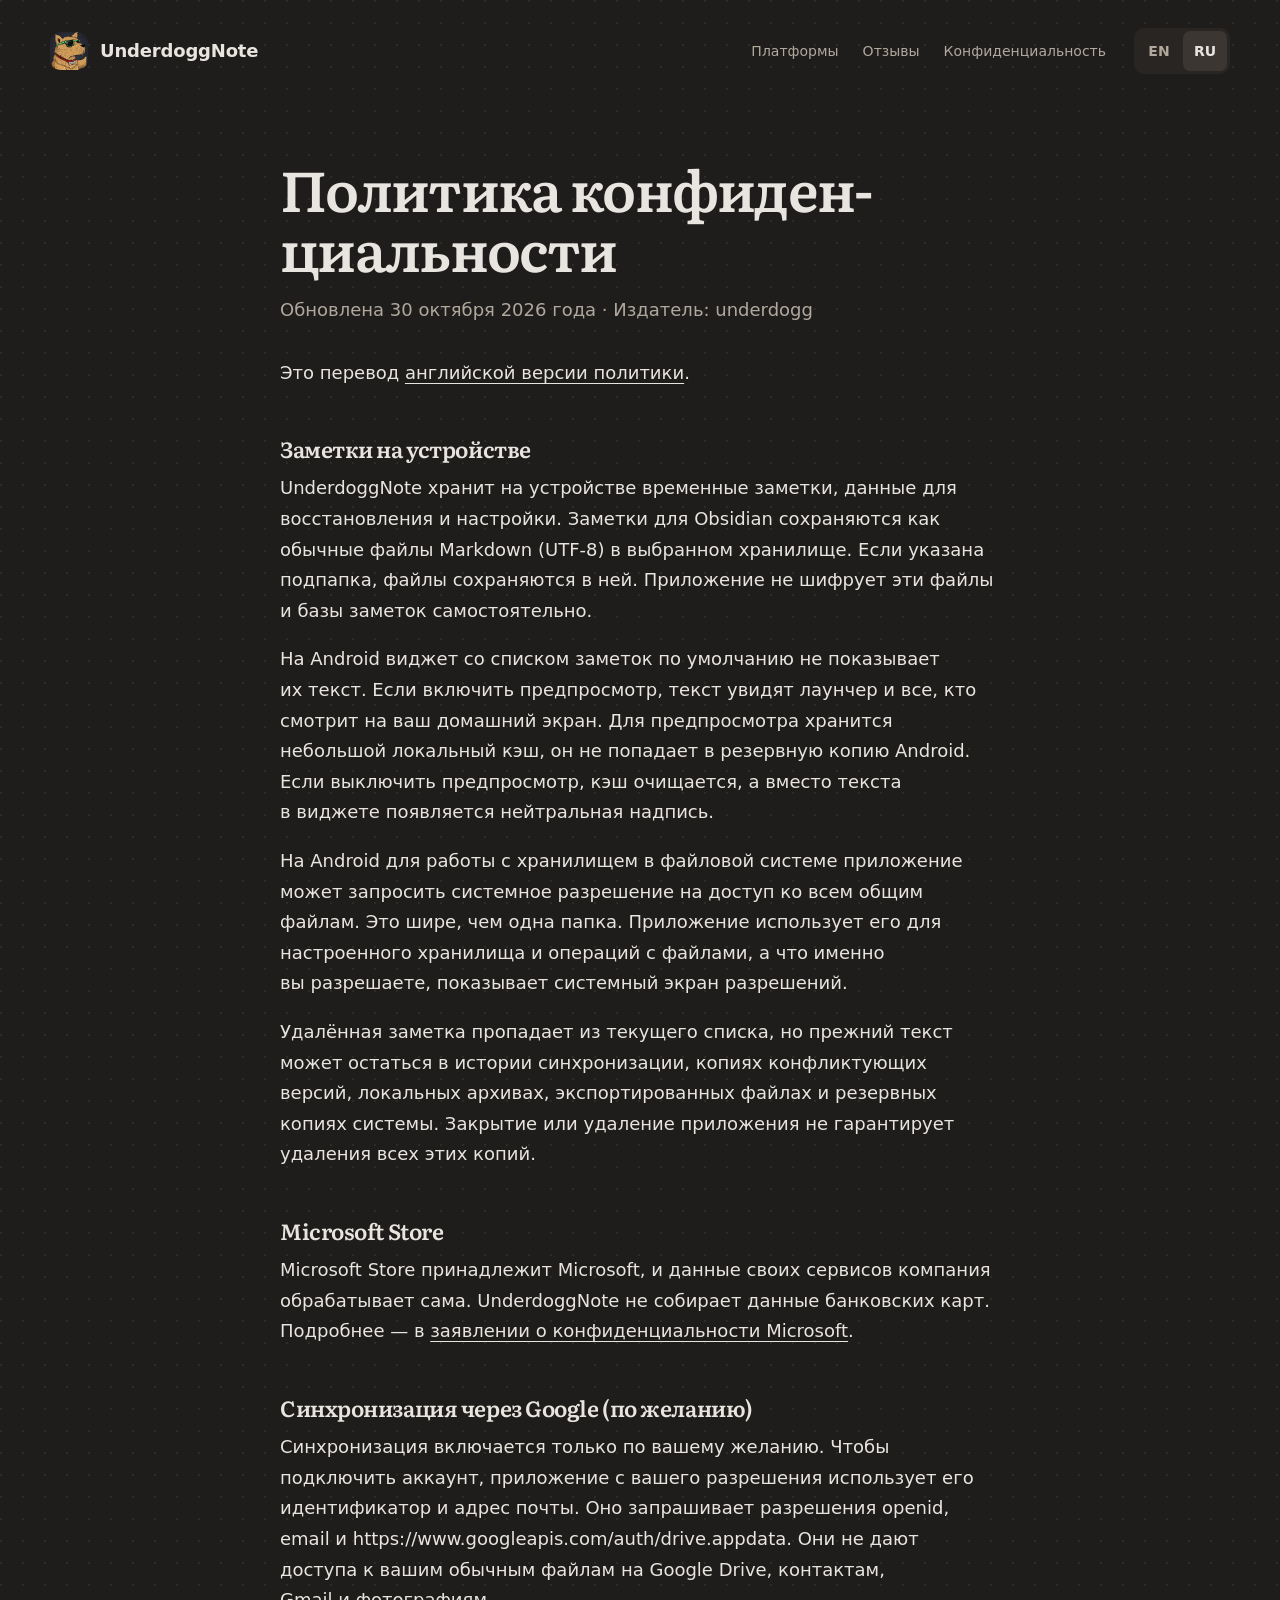
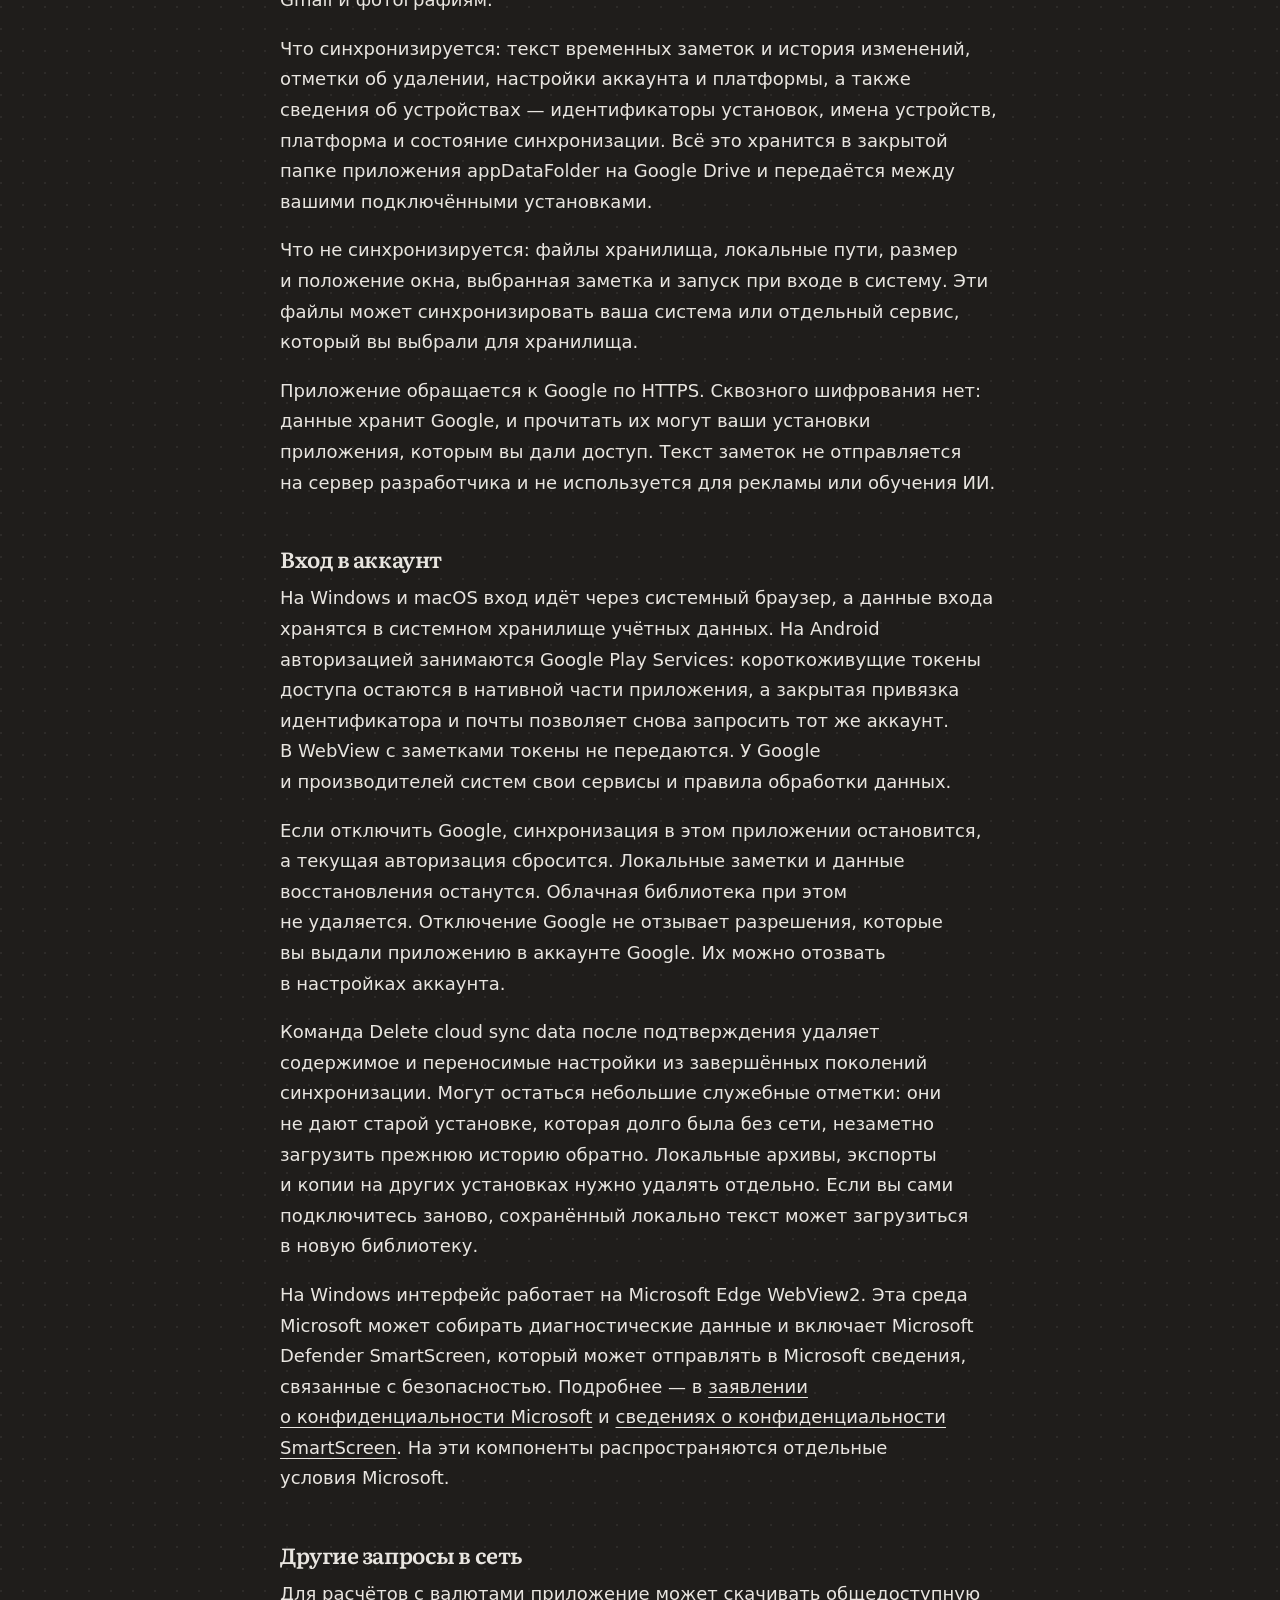
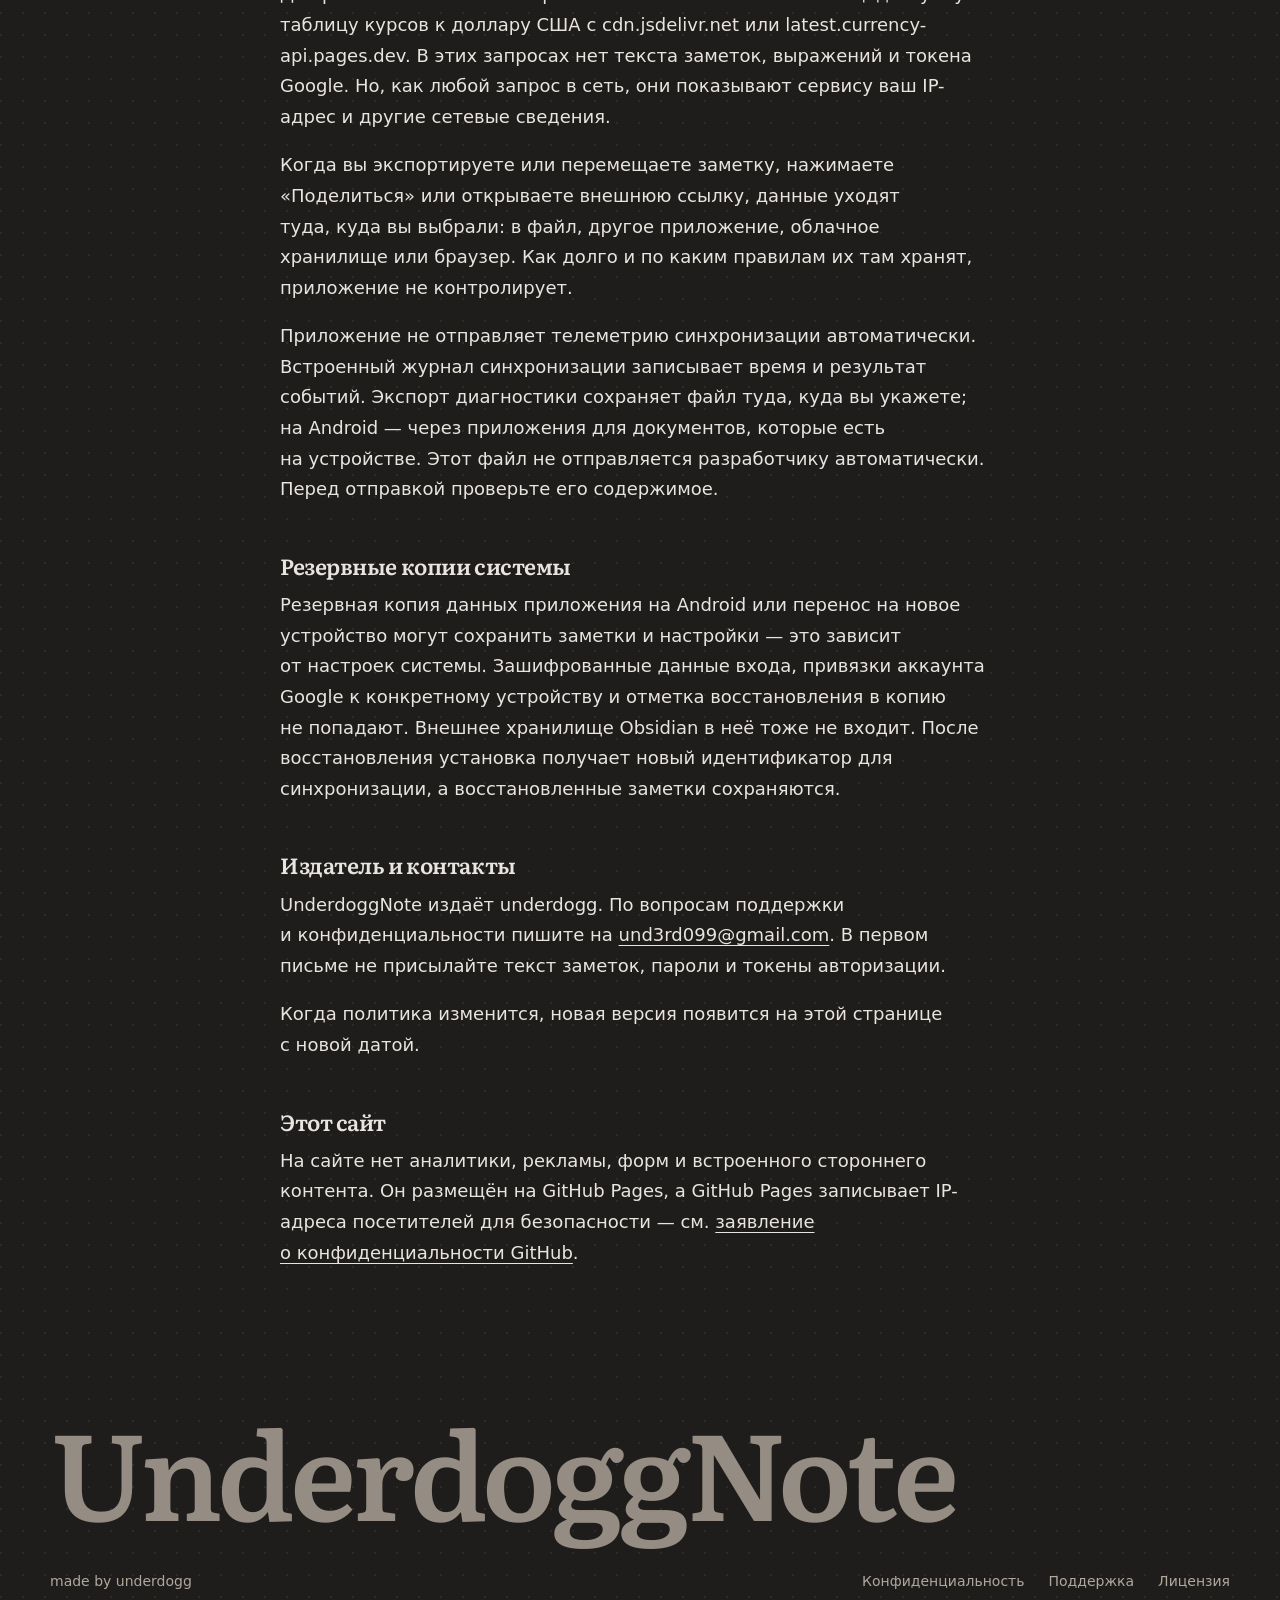
<file: ru/privacy/index.html>
<!doctype html>
<html lang="ru">
<head>
  <meta charset="utf-8">
  <meta name="viewport" content="width=device-width,initial-scale=1">
  <title>UnderdoggNote — конфиденциальность</title>
  <meta name="description" content="Как UnderdoggNote хранит заметки, что даёт синхронизация через Google и какие данные куда уходят.">
  <link rel="canonical" href="https://underdogg-note.github.io/ru/privacy/">
  <link rel="alternate" hreflang="en" href="https://underdogg-note.github.io/privacy/">
  <link rel="alternate" hreflang="ru" href="https://underdogg-note.github.io/ru/privacy/">
  <link rel="alternate" hreflang="x-default" href="https://underdogg-note.github.io/privacy/">
  <meta http-equiv="Content-Security-Policy" content="default-src 'none'; style-src 'self'; img-src 'self'; font-src 'self'; base-uri 'none'; form-action 'none'">
  <link rel="icon" href="/assets/app-icon.png">
  <link rel="stylesheet" href="/site.css?v=20261030f">
</head>
<body>
  <a class="skip" href="#content">К содержимому</a>
  <div class="shell">
    <header>
      <a class="brand" href="/ru/"><img src="/assets/app-icon.png" width="38" height="38" alt=""><span>UnderdoggNote</span></a>
      <nav aria-label="Основная навигация"><a href="/ru/#platforms">Платформы</a><a href="/ru/support/#feedback">Отзывы</a><a href="/ru/privacy/">Конфиденциальность</a></nav>
      <nav class="language-switch" aria-label="Язык сайта"><a href="/privacy/" lang="en" hreflang="en" aria-label="Switch to English">EN</a><span lang="ru" aria-current="page">RU</span></nav>
    </header>
    <main id="content">
      <article class="prose">
        <h1>Политика конфиден&shy;циальности</h1>
        <p class="document-date">Обновлена 30 октября 2026 года · Издатель: underdogg</p>
        <p>Это перевод <a href="/privacy/" lang="en" hreflang="en">английской версии политики</a>.</p>

        <h2>Заметки на устройстве</h2>
        <p>UnderdoggNote хранит на устройстве временные заметки, данные для восстановления и настройки. Заметки для Obsidian сохраняются как обычные файлы Markdown (UTF-8) в выбранном хранилище. Если указана подпапка, файлы сохраняются в ней. Приложение не шифрует эти файлы и базы заметок самостоятельно.</p>
        <p>На Android виджет со списком заметок по умолчанию не показывает их текст. Если включить предпросмотр, текст увидят лаунчер и все, кто смотрит на ваш домашний экран. Для предпросмотра хранится небольшой локальный кэш, он не попадает в резервную копию Android. Если выключить предпросмотр, кэш очищается, а вместо текста в виджете появляется нейтральная надпись.</p>
        <p>На Android для работы с хранилищем в файловой системе приложение может запросить системное разрешение на доступ ко всем общим файлам. Это шире, чем одна папка. Приложение использует его для настроенного хранилища и операций с файлами, а что именно вы разрешаете, показывает системный экран разрешений.</p>
        <p>Удалённая заметка пропадает из текущего списка, но прежний текст может остаться в истории синхронизации, копиях конфликтующих версий, локальных архивах, экспортированных файлах и резервных копиях системы. Закрытие или удаление приложения не гарантирует удаления всех этих копий.</p>

        <h2>Microsoft Store</h2>
        <p>Microsoft Store принадлежит Microsoft, и данные своих сервисов компания обрабатывает сама. UnderdoggNote не собирает данные банковских карт. Подробнее — в <a href="https://privacy.microsoft.com/privacystatement">заявлении о конфиденциальности Microsoft</a>.</p>

        <h2>Синхронизация через Google (по желанию)</h2>
        <p>Синхронизация включается только по вашему желанию. Чтобы подключить аккаунт, приложение с вашего разрешения использует его идентификатор и адрес почты. Оно запрашивает разрешения openid, email и https://www.googleapis.com/auth/drive.appdata. Они не дают доступа к вашим обычным файлам на Google Drive, контактам, Gmail и фотографиям.</p>
        <p>Что синхронизируется: текст временных заметок и история изменений, отметки об удалении, настройки аккаунта и платформы, а также сведения об устройствах — идентификаторы установок, имена устройств, платформа и состояние синхронизации. Всё это хранится в закрытой папке приложения appDataFolder на Google Drive и передаётся между вашими подключёнными установками.</p>
        <p>Что не синхронизируется: файлы хранилища, локальные пути, размер и положение окна, выбранная заметка и запуск при входе в систему. Эти файлы может синхронизировать ваша система или отдельный сервис, который вы выбрали для хранилища.</p>
        <p>Приложение обращается к Google по HTTPS. Сквозного шифрования нет: данные хранит Google, и прочитать их могут ваши установки приложения, которым вы дали доступ. Текст заметок не отправляется на сервер разработчика и не используется для рекламы или обучения ИИ.</p>

        <h2>Вход в аккаунт</h2>
        <p>На Windows и macOS вход идёт через системный браузер, а данные входа хранятся в системном хранилище учётных данных. На Android авторизацией занимаются Google Play Services: короткоживущие токены доступа остаются в нативной части приложения, а закрытая привязка идентификатора и почты позволяет снова запросить тот же аккаунт. В WebView с заметками токены не передаются. У Google и производителей систем свои сервисы и правила обработки данных.</p>
        <p>Если отключить Google, синхронизация в этом приложении остановится, а текущая авторизация сбросится. Локальные заметки и данные восстановления останутся. Облачная библиотека при этом не удаляется. Отключение Google не отзывает разрешения, которые вы выдали приложению в аккаунте Google. Их можно отозвать в настройках аккаунта.</p>
        <p>Команда Delete cloud sync data после подтверждения удаляет содержимое и переносимые настройки из завершённых поколений синхронизации. Могут остаться небольшие служебные отметки: они не дают старой установке, которая долго была без сети, незаметно загрузить прежнюю историю обратно. Локальные архивы, экспорты и копии на других установках нужно удалять отдельно. Если вы сами подключитесь заново, сохранённый локально текст может загрузиться в новую библиотеку.</p>
        <p>На Windows интерфейс работает на Microsoft Edge WebView2. Эта среда Microsoft может собирать диагностические данные и включает Microsoft Defender SmartScreen, который может отправлять в Microsoft сведения, связанные с безопасностью. Подробнее — в <a href="https://aka.ms/privacy">заявлении о конфиденциальности Microsoft</a> и <a href="https://learn.microsoft.com/en-us/microsoft-edge/privacy-whitepaper#smartscreen">сведениях о конфиденциальности SmartScreen</a>. На эти компоненты распространяются отдельные условия Microsoft.</p>

        <h2>Другие запросы в сеть</h2>
        <p>Для расчётов с валютами приложение может скачивать общедоступную таблицу курсов к доллару США с cdn.jsdelivr.net или latest.currency-api.pages.dev. В этих запросах нет текста заметок, выражений и токена Google. Но, как любой запрос в сеть, они показывают сервису ваш IP-адрес и другие сетевые сведения.</p>
        <p>Когда вы экспортируете или перемещаете заметку, нажимаете «Поделиться» или открываете внешнюю ссылку, данные уходят туда, куда вы выбрали: в файл, другое приложение, облачное хранилище или браузер. Как долго и по каким правилам их там хранят, приложение не контролирует.</p>
        <p>Приложение не отправляет телеметрию синхронизации автоматически. Встроенный журнал синхронизации записывает время и результат событий. Экспорт диагностики сохраняет файл туда, куда вы укажете; на Android — через приложения для документов, которые есть на устройстве. Этот файл не отправляется разработчику автоматически. Перед отправкой проверьте его содержимое.</p>

        <h2>Резервные копии системы</h2>
        <p>Резервная копия данных приложения на Android или перенос на новое устройство могут сохранить заметки и настройки — это зависит от настроек системы. Зашифрованные данные входа, привязки аккаунта Google к конкретному устройству и отметка восстановления в копию не попадают. Внешнее хранилище Obsidian в неё тоже не входит. После восстановления установка получает новый идентификатор для синхронизации, а восстановленные заметки сохраняются.</p>

        <h2>Издатель и контакты</h2>
        <p>UnderdoggNote издаёт underdogg. По вопросам поддержки и конфиденциальности пишите на <a href="mailto:und3rd099@gmail.com">und3rd099@gmail.com</a>. В первом письме не присылайте текст заметок, пароли и токены авторизации.</p>
        <p>Когда политика изменится, новая версия появится на этой странице с новой датой.</p>

        <h2>Этот сайт</h2>
        <p>На сайте нет аналитики, рекламы, форм и встроенного стороннего контента. Он размещён на GitHub Pages, а GitHub Pages записывает IP-адреса посетителей для безопасности — см. <a href="https://docs.github.com/en/site-policy/privacy-policies/github-general-privacy-statement">заявление о конфиденциальности GitHub</a>.</p>
      </article>
    </main>
    <footer><p class="footer-mark" aria-hidden="true">UnderdoggNote</p><div class="footer-row"><span lang="en">made by underdogg</span><nav aria-label="Навигация внизу страницы"><a href="/ru/privacy/">Конфиденциальность</a><a href="/ru/support/">Поддержка</a><a href="/ru/license/">Лицензия</a></nav></div></footer>
  </div>
</body>
</html>
</file>
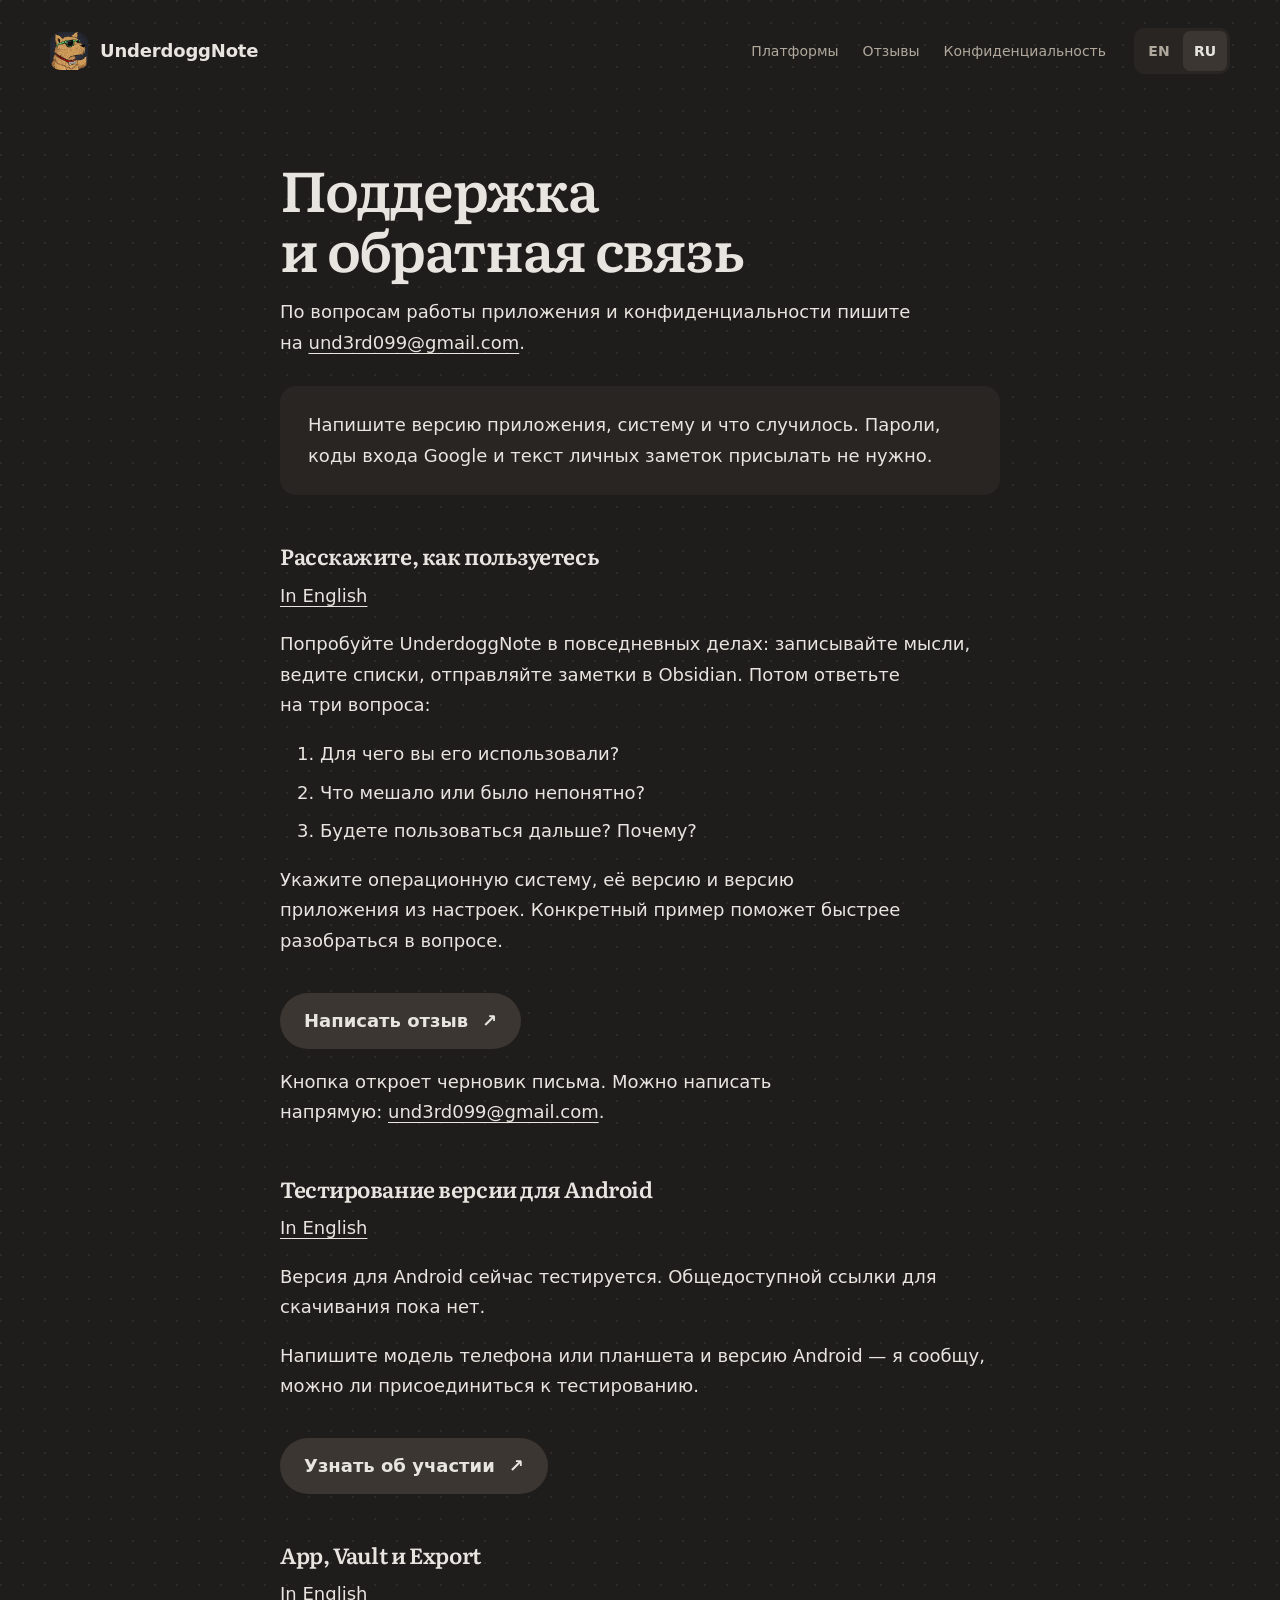
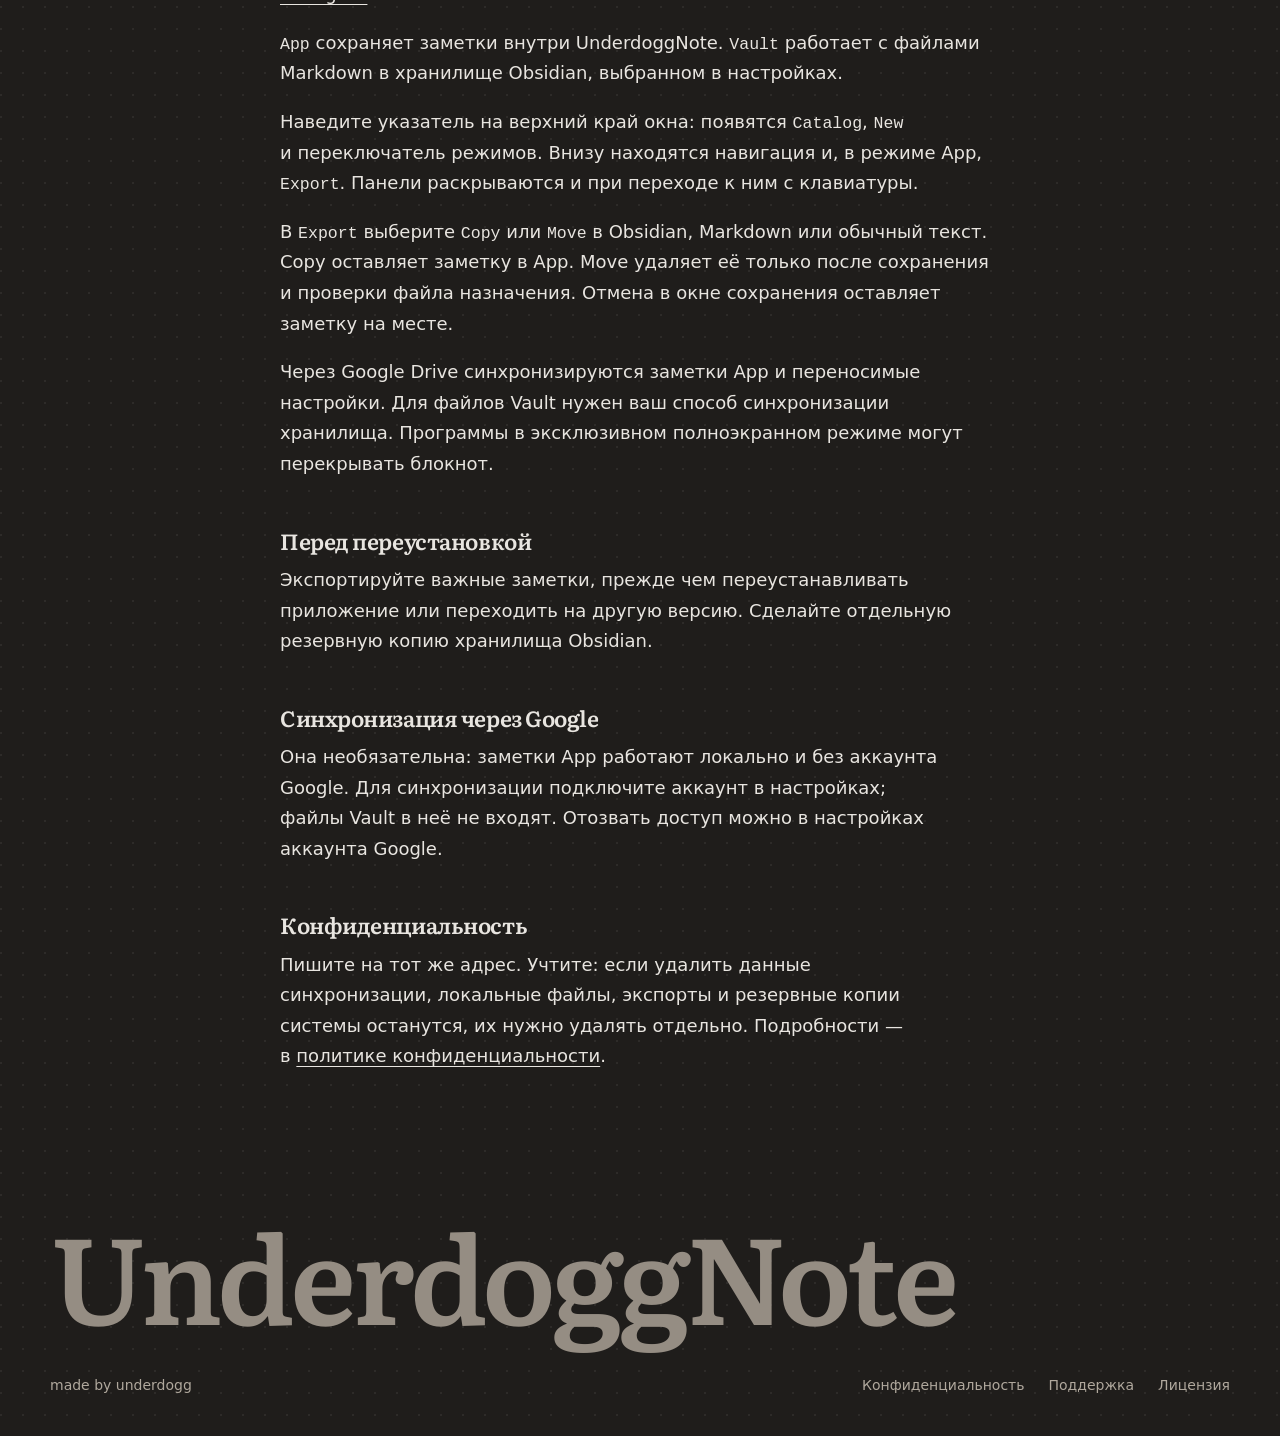
<file: ru/support/index.html>
<!doctype html>
<html lang="ru">
<head>
  <meta charset="utf-8">
  <meta name="viewport" content="width=device-width,initial-scale=1">
  <title>UnderdoggNote — поддержка и отзывы</title>
  <meta name="description" content="Как написать разработчику UnderdoggNote, оставить отзыв или попасть в тест версии для Android.">
  <link rel="canonical" href="https://underdogg-note.github.io/ru/support/">
  <link rel="alternate" hreflang="en" href="https://underdogg-note.github.io/support/">
  <link rel="alternate" hreflang="ru" href="https://underdogg-note.github.io/ru/support/">
  <link rel="alternate" hreflang="x-default" href="https://underdogg-note.github.io/support/">
  <meta http-equiv="Content-Security-Policy" content="default-src 'none'; style-src 'self'; img-src 'self'; script-src 'self'; font-src 'self'; base-uri 'none'; form-action 'none'">
  <link rel="icon" href="/assets/app-icon.png">
  <link rel="stylesheet" href="/site.css?v=20261030f">
  <script defer src="/locale-links.js?v=20261030b"></script>
</head>
<body>
  <a class="skip" href="#content">Перейти к содержимому</a>
  <div class="shell">
    <header>
      <a class="brand" href="/ru/"><img src="/assets/app-icon.png" width="38" height="38" alt=""><span>UnderdoggNote</span></a>
      <nav aria-label="Основная навигация"><a href="/ru/#platforms">Платформы</a><a href="/ru/support/#feedback">Отзывы</a><a href="/ru/privacy/">Конфиденциальность</a></nav>
      <nav class="language-switch" aria-label="Язык сайта"><a href="/support/" lang="en" hreflang="en" aria-label="Switch to English">EN</a><span lang="ru" aria-current="page">RU</span></nav>
    </header>
    <main id="content">
      <article class="prose">
        <h1>Поддержка и обратная связь</h1>
        <p class="lead">По вопросам работы приложения и конфиденциальности пишите на <a href="mailto:und3rd099@gmail.com">und3rd099@gmail.com</a>.</p>
        <section class="quiet-panel">
          <p>Напишите версию приложения, систему и что случилось. Пароли, коды входа Google и текст личных заметок присылать не нужно.</p>
        </section>

        <section id="feedback" aria-labelledby="feedback-title">
          <h2 id="feedback-title">Расскажите, как пользуетесь</h2>
          <p class="section-language"><a href="/support/#feedback" lang="en" hreflang="en">In English</a></p>
          <p>Попробуйте UnderdoggNote в повседневных делах: записывайте мысли, ведите списки, отправляйте заметки в Obsidian. Потом ответьте на три вопроса:</p>
          <ol>
            <li>Для чего вы его использовали?</li>
            <li>Что мешало или было непонятно?</li>
            <li>Будете пользоваться дальше? Почему?</li>
          </ol>
          <p>Укажите операционную систему, её версию и версию приложения из настроек. Конкретный пример поможет быстрее разобраться в вопросе.</p>
          <p><a class="button" href="mailto:und3rd099@gmail.com?subject=%D0%9E%D1%82%D0%B7%D1%8B%D0%B2%20%D0%BE%D0%B1%20UnderdoggNote&amp;body=%D0%A1%D0%B8%D1%81%D1%82%D0%B5%D0%BC%D0%B0%20%D0%B8%20%D0%B5%D1%91%20%D0%B2%D0%B5%D1%80%D1%81%D0%B8%D1%8F%3A%0A%D0%92%D0%B5%D1%80%D1%81%D0%B8%D1%8F%20%D0%BF%D1%80%D0%B8%D0%BB%D0%BE%D0%B6%D0%B5%D0%BD%D0%B8%D1%8F%20%28%D0%B8%D0%B7%20%D0%BD%D0%B0%D1%81%D1%82%D1%80%D0%BE%D0%B5%D0%BA%29%3A%0A%0A1.%20%D0%94%D0%BB%D1%8F%20%D1%87%D0%B5%D0%B3%D0%BE%20%D0%B2%D1%8B%20%D0%B8%D1%81%D0%BF%D0%BE%D0%BB%D1%8C%D0%B7%D0%BE%D0%B2%D0%B0%D0%BB%D0%B8%20UnderdoggNote%3F%0A%0A2.%20%D0%A7%D1%82%D0%BE%20%D0%BC%D0%B5%D1%88%D0%B0%D0%BB%D0%BE%20%D0%B8%D0%BB%D0%B8%20%D0%B1%D1%8B%D0%BB%D0%BE%20%D0%BD%D0%B5%D0%BF%D0%BE%D0%BD%D1%8F%D1%82%D0%BD%D0%BE%3F%0A%0A3.%20%D0%91%D1%83%D0%B4%D0%B5%D1%82%D0%B5%20%D0%BF%D0%BE%D0%BB%D1%8C%D0%B7%D0%BE%D0%B2%D0%B0%D1%82%D1%8C%D1%81%D1%8F%20%D0%B4%D0%B0%D0%BB%D1%8C%D1%88%D0%B5%3F%20%D0%9F%D0%BE%D1%87%D0%B5%D0%BC%D1%83%3F%0A%0A">Написать отзыв <span aria-hidden="true">↗</span></a></p>
          <p>Кнопка откроет черновик письма. Можно написать напрямую: <a href="mailto:und3rd099@gmail.com">und3rd099@gmail.com</a>.</p>
        </section>

        <section id="android-testing" aria-labelledby="android-testing-title">
          <h2 id="android-testing-title">Тестирование версии для Android</h2>
          <p class="section-language"><a href="/support/#android-testing" lang="en" hreflang="en">In English</a></p>
          <p>Версия для Android сейчас тестируется. Общедоступной ссылки для скачивания пока нет.</p>
          <p>Напишите модель телефона или планшета и версию Android — я сообщу, можно ли присоединиться к тестированию.</p>
          <p><a class="button" href="mailto:und3rd099@gmail.com?subject=%D0%A2%D0%B5%D1%81%D1%82%20UnderdoggNote%20%D0%BD%D0%B0%20Android&amp;body=%D0%A5%D0%BE%D1%87%D1%83%20%D0%BF%D0%BE%D0%BF%D1%80%D0%BE%D0%B1%D0%BE%D0%B2%D0%B0%D1%82%D1%8C%20UnderdoggNote%20%D0%BD%D0%B0%20Android.%0A%0A%D0%9C%D0%BE%D0%B4%D0%B5%D0%BB%D1%8C%20%D1%83%D1%81%D1%82%D1%80%D0%BE%D0%B9%D1%81%D1%82%D0%B2%D0%B0%3A%0A%D0%92%D0%B5%D1%80%D1%81%D0%B8%D1%8F%20Android%3A%0A">Узнать об участии <span aria-hidden="true">↗</span></a></p>
        </section>

        <section id="note-modes" aria-labelledby="note-modes-title">
          <h2 id="note-modes-title">App, Vault и Export</h2>
          <p class="section-language"><a href="/support/#note-modes" lang="en" hreflang="en">In English</a></p>
          <p><code>App</code> сохраняет заметки внутри UnderdoggNote. <code>Vault</code> работает с файлами Markdown в хранилище Obsidian, выбранном в настройках.</p>
          <p>Наведите указатель на верхний край окна: появятся <code>Catalog</code>, <code>New</code> и переключатель режимов. Внизу находятся навигация и, в режиме App, <code>Export</code>. Панели раскрываются и при переходе к ним с клавиатуры.</p>
          <p>В <code>Export</code> выберите <code>Copy</code> или <code>Move</code> в Obsidian, Markdown или обычный текст. Copy оставляет заметку в App. Move удаляет её только после сохранения и проверки файла назначения. Отмена в окне сохранения оставляет заметку на месте.</p>
          <p>Через Google Drive синхронизируются заметки App и переносимые настройки. Для файлов Vault нужен ваш способ синхронизации хранилища. Программы в эксклюзивном полноэкранном режиме могут перекрывать блокнот.</p>
        </section>

        <h2>Перед переустановкой</h2>
        <p>Экспортируйте важные заметки, прежде чем переустанавливать приложение или переходить на другую версию. Сделайте отдельную резервную копию хранилища Obsidian.</p>
        <h2>Синхронизация через Google</h2>
        <p>Она необязательна: заметки App работают локально и без аккаунта Google. Для синхронизации подключите аккаунт в настройках; файлы Vault в неё не входят. Отозвать доступ можно в настройках аккаунта Google.</p>
        <h2>Конфиденциальность</h2>
        <p>Пишите на тот же адрес. Учтите: если удалить данные синхронизации, локальные файлы, экспорты и резервные копии системы останутся, их нужно удалять отдельно. Подробности — в <a href="/ru/privacy/">политике конфиденциальности</a>.</p>
      </article>
    </main>
    <footer><p class="footer-mark" aria-hidden="true">UnderdoggNote</p><div class="footer-row"><span lang="en">made by underdogg</span><nav aria-label="Навигация в подвале"><a href="/ru/privacy/">Конфиденциальность</a><a href="/ru/support/">Поддержка</a><a href="/ru/license/">Лицензия</a></nav></div></footer>
  </div>
</body>
</html>
</file>
<file: site.css>
/* UnderdoggNote site styles. One rule per selector; breakpoints at the end. */

@font-face{font-family:"Literata";font-style:normal;font-weight:600;font-display:swap;src:url(/assets/fonts/literata-latin-600-normal.woff2) format("woff2");unicode-range:U+0000-00FF,U+0131,U+0152-0153,U+02BB-02BC,U+02C6,U+02DA,U+02DC,U+0304,U+0308,U+0329,U+2000-206F,U+20AC,U+2122,U+2191,U+2193,U+2212,U+2215,U+FEFF,U+FFFD}
@font-face{font-family:"Literata";font-style:normal;font-weight:600;font-display:swap;src:url(/assets/fonts/literata-latin-ext-600-normal.woff2) format("woff2");unicode-range:U+0100-02BA,U+02BD-02C5,U+02C7-02CC,U+02CE-02D7,U+02DD-02FF,U+0304,U+0308,U+0329,U+1D00-1DBF,U+1E00-1E9F,U+1EF2-1EFF,U+2020,U+20A0-20AB,U+20AD-20C0,U+2113,U+2C60-2C7F,U+A720-A7FF}
@font-face{font-family:"Literata";font-style:normal;font-weight:600;font-display:swap;src:url(/assets/fonts/literata-cyrillic-600-normal.woff2) format("woff2");unicode-range:U+0301,U+0400-045F,U+0490-0491,U+04B0-04B1,U+2116}

:root{
  color-scheme:dark;
  /* Warm neutrals from the dog's coat; accents from its glasses and collar. */
  --bg:#1f1d1b;
  --surface:#282522;
  --surface-2:#322e2a;
  --surface-3:#3b3631;
  --ink:#e8e5e0;
  --muted:#b0a89d;
  --green:#b5d6a7;
  --green-hover:#c7e3bb;
  --on-green:#1f2a1c;
  --collar:#e0665a;
  --focus:#f0c674;
  --line:#3d3934;            /* real tables only */
  --font-display:"Literata",Georgia,"Times New Roman",serif;
  --font-text:system-ui,-apple-system,BlinkMacSystemFont,"Segoe UI",Roboto,sans-serif;
  --font-mono:ui-monospace,"Cascadia Mono",SFMono-Regular,Consolas,"Liberation Mono",monospace; /* the dog's lines and key caps */ /* taste-skill-ignore: key caps, code and the dog only */
  /* Five sizes. */
  --fs-label:14px;
  --fs-body:18px;
  --fs-h3:22px;
  --fs-h2:clamp(28px,3.2vw,40px);
  --fs-h1:clamp(44px,7.4vw,112px);
  --section-y:76px;
  --ease-out:cubic-bezier(.16,1,.3,1);
  font:var(--fs-body)/1.6 var(--font-text);
  background:var(--bg);
  color:var(--ink);
  caret-color:var(--green);
  accent-color:var(--green);
  scrollbar-color:var(--surface-3) var(--bg);
}

*{box-sizing:border-box}
html{scroll-padding-top:24px}
body{
  margin:0;
  background-color:var(--bg);
  /* The dotted paper of the app's editor: a texture, not a gradient fill. */
  background-image:radial-gradient(circle at 1px 1px,rgb(232 229 224 / .07) 1px,transparent 0); /* taste-skill-ignore */
  background-size:22px 22px;
}
::selection{background:#4f5e45;color:var(--ink)}

p,h1,h2,h3,figure{margin:0}
p+p{margin-top:1em}
h1,h2,h3{font-family:var(--font-display);font-weight:600;color:var(--ink);text-wrap:balance}
h1{font-size:var(--fs-h1);line-height:1;letter-spacing:-.03em}
h2{font-size:var(--fs-h2);line-height:1.15;letter-spacing:-.02em}
h3{font-size:var(--fs-h3);line-height:1.3;letter-spacing:-.01em}
p,li{text-wrap:pretty}

a{color:inherit;text-decoration-thickness:1px;text-underline-offset:.22em;transition:color .2s ease,text-decoration-thickness .2s ease}
a:hover{color:var(--green);text-decoration-thickness:2px}
:focus-visible{outline:2px solid var(--focus);outline-offset:3px;border-radius:4px}

code{font:.92em var(--font-mono);color:var(--ink)}
kbd{display:inline-block;padding:0 6px;border-radius:5px;background:var(--surface-3);color:var(--ink);font:.8em/1.7 var(--font-mono);white-space:nowrap}
.key-chord{white-space:nowrap}
.visually-hidden{position:absolute!important;width:1px;height:1px;padding:0;margin:-1px;overflow:hidden;clip:rect(0 0 0 0);white-space:nowrap;border:0}

/* Frame */
.shell{width:min(1180px,calc(100% - 64px));margin:auto}
.skip{position:fixed;top:-100px;left:16px;padding:10px 14px;background:var(--surface-2);border-radius:8px;z-index:10}
.skip:focus{top:12px}

header{display:grid;grid-template-columns:1fr auto auto;align-items:center;gap:28px;padding:28px 0}
nav{display:flex;gap:24px;flex-wrap:wrap}
nav a{text-decoration:none;color:var(--muted);font-size:var(--fs-label)}
nav a:hover{color:var(--ink)}
.brand{display:flex;align-items:center;gap:12px;text-decoration:none;font-size:var(--fs-body);font-weight:600;letter-spacing:-.01em}
.brand:hover{color:var(--ink)}
.brand img{border-radius:10px}

.language-switch{display:inline-flex;align-items:center;gap:2px;flex-wrap:nowrap;padding:3px;border-radius:10px;background:var(--surface)}
.language-switch a,.language-switch span{display:inline-flex;align-items:center;justify-content:center;min-width:44px;min-height:40px;padding:6px 10px;font:600 var(--fs-label)/1 var(--font-text);text-decoration:none;border-radius:7px}
.language-switch [aria-current="page"]{color:var(--ink);background:var(--surface-3)}
.language-switch a{color:var(--muted)}
.language-switch a:hover{color:var(--ink);background:var(--surface-2)}

/* The footer closes the page with the name at full width. */
footer{padding:96px 0 40px;color:var(--muted);font-size:var(--fs-label)}
.footer-mark{font:600 clamp(28px,9.5vw,136px)/1.2 var(--font-display);letter-spacing:-.035em;color:#958d83;white-space:nowrap;overflow:visible}
.footer-row{display:flex;align-items:center;justify-content:space-between;gap:24px;margin-top:28px}
footer nav a{font-size:var(--fs-label)}

/* Buttons and links */
.button{display:inline-flex;align-items:center;justify-content:center;gap:14px;min-height:56px;padding:15px 24px;border:0;border-radius:999px;background:var(--surface-3);color:var(--ink);font:600 var(--fs-body)/1.2 var(--font-text);text-decoration:none;text-align:center;cursor:pointer;transition:background-color .2s ease,color .2s ease,transform .15s ease}
.button:hover{background:#463f39;color:var(--ink)}
.button-primary{color:var(--on-green);background:var(--green)}
.button-primary:hover{color:var(--on-green);background:var(--green-hover)}
.store-mark{display:grid;grid-template-columns:repeat(2,7px);grid-template-rows:repeat(2,7px);gap:2px;flex-shrink:0}
.store-mark i{background:currentColor}
.text-link{font-size:var(--fs-label);color:var(--muted)}
.text-link:hover{color:var(--ink)}
.send-to-pc{display:none}

/* The dog's lines: typed like a note in the app, on a step of tone. */
.dog-note{display:flex;align-items:center;gap:12px;width:fit-content;max-width:min(100%,42ch);margin-top:22px;padding:10px 18px 10px 10px;border-radius:22px 22px 22px 6px;background:var(--surface-2);font:var(--fs-label)/1.5 var(--font-mono);color:var(--ink)} /* taste-skill-ignore: the dog speaks in the app's typed voice, by the owner's choice */
.dog-note img{flex:none;width:36px;height:36px;border-radius:50%;border:2px solid var(--collar)}
.dog-note p{margin:0}

/* Hero: the headline leads, the app window carries the right side. */
.hero{display:grid;grid-template-columns:minmax(0,.8fr) minmax(0,1.35fr);grid-template-areas:"title title" "copy media";gap:44px 64px;align-items:start;padding:56px 0 var(--section-y)}
.hero h1{grid-area:title}
.hero-copy{grid-area:copy}
.hero-media{grid-area:media;min-width:0}
.lead{font-size:var(--fs-body);line-height:1.65;max-width:34ch}
.hero-sublead{color:var(--muted);font-size:var(--fs-body);line-height:1.6;margin-top:14px;max-width:34ch}
.hero-actions{display:flex;flex-direction:column;align-items:flex-start;gap:18px;margin-top:32px}
.availability{margin-top:24px;color:var(--muted);font-size:var(--fs-body);line-height:1.6;max-width:34ch}
.availability strong{color:var(--ink);font-weight:600}
.hero-media .dog-note{margin-left:auto}

/* Demo carousel */
.capture-preview{min-width:0}
.demo-stage{position:relative}
.demo-image{display:block;width:100%;height:auto;aspect-ratio:8/5;object-fit:contain;border-radius:14px;background:#1b1a18}
.demo-hotkey-badge{position:absolute;left:12px;bottom:12px;display:flex;align-items:center;gap:5px;padding:6px 9px;border-radius:8px;background:rgb(31 29 27 / .92);color:var(--ink);font-size:var(--fs-label)}
.demo-hotkey-badge[hidden]{display:none}
.demo-stage .demo-toggle{position:absolute;top:48px;right:10px;display:grid;place-items:center;width:36px;height:36px;padding:0;border:0;border-radius:999px;background:rgb(31 29 27 / .9);color:var(--ink);cursor:pointer;opacity:.8;transition:opacity .2s ease,transform .15s ease}
.demo-stage .demo-toggle:hover,.demo-stage .demo-toggle:focus-visible{opacity:1}
.demo-stage .demo-toggle[hidden]{display:none}
.demo-toggle svg{width:14px;height:14px;fill:currentColor}
.demo-toggle[data-state="playing"] .icon-play,.demo-toggle[data-state="paused"] .icon-pause{display:none}
.demo-controls{margin-top:14px;min-width:0}
.demo-controls[hidden]{display:none}
.demo-choices{display:flex;gap:6px;flex-wrap:wrap}
.demo-controls button{flex:0 0 auto;white-space:nowrap;min-height:44px;border:0;border-radius:999px;background:transparent;color:var(--muted);cursor:pointer;font:inherit;font-size:var(--fs-label);line-height:1.4;padding:8px 16px;transition:background-color .2s ease,color .2s ease,transform .15s ease}
.demo-controls button:hover{color:var(--ink);background:var(--surface)}
.demo-controls button:focus-visible{outline-offset:-3px}
.demo-controls button[aria-pressed="true"]{background:var(--surface-3);color:var(--ink);box-shadow:inset 0 -3px 0 var(--green)}
.demo-controls .demo-resume{margin-top:8px;background:var(--surface)}
.demo-controls .demo-resume[hidden]{display:none}
.demo-caption{min-height:2.6em;margin-top:10px;color:var(--muted);font-size:var(--fs-label);line-height:1.5;font-variant-numeric:tabular-nums}

/* Sections are separated by space, never by lines. */
.more,.platform-section,.comparison,.story,.faq{padding:var(--section-y) 0}
.section-heading>p{color:var(--muted);font-size:var(--fs-body);margin-top:14px;max-width:46ch}

/* "And also": a real fragment of the window on the left, the list on the right. */
.more{display:grid;grid-template-columns:minmax(0,1.15fr) minmax(0,1fr);gap:64px;align-items:center}
.more__shot img{display:block;width:100%;height:auto;border-radius:14px}
.more__shot figcaption{margin-top:12px;color:var(--muted);font-size:var(--fs-label)}
.more-list{display:grid;gap:30px;margin-top:30px}
.more-list h3{margin-bottom:8px}
.more-list p{font-size:var(--fs-body);line-height:1.6}

.platform-grid{display:grid;grid-template-columns:repeat(2,minmax(0,1fr));gap:20px;margin-top:32px}
.platform-card{display:flex;flex-direction:column;align-items:flex-start;padding:32px;border-radius:18px;background:var(--surface)}
.platform-available{background:var(--surface-2)}
.platform-status{display:flex;align-items:center;gap:8px;margin-bottom:14px;color:var(--muted);font-size:var(--fs-label)}
.platform-available .platform-status{color:var(--green)}
.status-light{display:inline-block;width:8px;height:8px;border-radius:50%;background:var(--green);flex:0 0 auto}
.platform-card p{font-size:var(--fs-body);margin:12px 0 26px}
.platform-link{margin-top:auto;color:var(--ink);font-size:var(--fs-body)}
.platform-other{margin-top:22px;color:var(--muted);font-size:var(--fs-body)}

/* A real table keeps its lines. */
.compare-scroll{width:100%;overflow-x:auto;margin-top:32px;border-radius:16px;background:var(--surface)}
.compare-table{width:100%;min-width:790px;border-collapse:collapse;text-align:left;font-size:var(--fs-label);line-height:1.55;font-variant-numeric:tabular-nums}
.compare-table th,.compare-table td{padding:18px;vertical-align:top;border-bottom:1px solid var(--line);border-right:1px solid var(--line)}
.compare-table tr>*:last-child{border-right:0}
.compare-table tbody tr:last-child>*{border-bottom:0}
.compare-table thead th{background:var(--surface-2);color:var(--ink);font-weight:600}
.compare-table tbody th,.compare-table thead th:first-child{position:sticky;left:0;z-index:1;background:var(--surface-2)}
.compare-table tbody th{width:14%;color:var(--ink);font-weight:600}
.compare-table td{width:21.5%;color:var(--ink)}
.compare-table a{color:var(--ink)}
.comparison .dog-note{margin-left:auto}
.comparison-sources{margin-top:16px;color:var(--muted);font-size:var(--fs-label)}

.story{display:grid;grid-template-columns:minmax(0,1fr) 300px;gap:72px;align-items:center}
.story__copy{max-width:58ch}
.story__copy p{font-size:var(--fs-body);line-height:1.7;margin-top:18px}
.story__art{display:flex;flex-direction:column;align-items:center;gap:18px}
.story__art img{width:260px;height:auto;border-radius:32px;transform:rotate(-2deg)}
.story__art figcaption{max-width:30ch;color:var(--ink);font:var(--fs-label)/1.5 var(--font-mono);text-align:center} /* taste-skill-ignore: the dog speaks in the app's typed voice, by the owner's choice */

.faq-grid{display:grid;grid-template-columns:repeat(2,minmax(0,1fr));gap:40px 64px;margin-top:36px}
.faq-item p{font-size:var(--fs-body);line-height:1.65;margin-top:10px}

/* The closing is a field of colour: words and buttons on the left, the app on the right. */
.closing{display:grid;grid-template-columns:minmax(0,1fr) minmax(0,1fr);gap:48px 64px;align-items:center;margin-top:var(--section-y);padding:64px;border-radius:28px;background:var(--surface)}
.closing p{font-size:var(--fs-body);margin-top:14px;max-width:34ch}
.closing-actions{display:flex;flex-wrap:wrap;gap:14px;margin-top:28px}
.closing__shot img{display:block;width:100%;height:auto;border-radius:14px}

.footer-feedback{margin-top:28px;color:var(--muted);font-size:var(--fs-body);max-width:66ch}

/* Text pages: support, privacy, license */
.prose{max-width:720px;margin:56px auto 32px}
.prose h1{font-size:clamp(36px,5vw,56px);line-height:1.08;overflow-wrap:anywhere}
.prose h2{font-size:var(--fs-h3);margin:48px 0 12px}
.prose p,.prose li{font-size:var(--fs-body);line-height:1.7;overflow-wrap:anywhere}
.prose .lead{margin-top:18px;max-width:none}
.prose li+li{margin-top:8px}
.prose section{scroll-margin-top:28px}
.prose .button{margin-top:18px}
.prose pre{white-space:pre-wrap;overflow-wrap:anywhere;font:var(--fs-label)/1.8 var(--font-mono);color:var(--muted);padding:24px;border-radius:14px;background:var(--surface)}
.document-date{margin:16px 0 32px;color:var(--muted);font-size:var(--fs-label)}
.quiet-panel{margin-top:28px;padding:24px 28px;border-radius:16px;background:var(--surface)}
.quiet-panel>p{max-width:60ch}

/* 404 */
.not-found{display:grid;grid-template-columns:240px minmax(0,1fr);gap:56px;align-items:center;padding:var(--section-y) 0}
.not-found img{width:240px;height:auto;border-radius:32px;transform:rotate(-3deg)}
.not-found section+section{margin-top:40px}
.not-found p{font-size:var(--fs-body);margin-top:12px}
.not-found .text-link{display:inline-block;margin-top:14px}

/* Motion: feedback under the hand. */
@media(prefers-reduced-motion:no-preference){
  .button:active,.demo-controls button:active,.demo-stage .demo-toggle:active{transform:scale(.97)}
}

/* Motion: entrances, added by motion.js only. Content stays visible without the script. */
.motion .m-rise{opacity:0;transform:translateY(28px);transition:opacity .7s var(--ease-out),transform .8s var(--ease-out)}
.motion .m-row{opacity:0;transform:translateY(14px);transition:opacity .5s var(--ease-out),transform .6s var(--ease-out)}
.motion .m-settle{opacity:0;transform:scale(.96);transition:opacity .9s var(--ease-out),transform 1.1s var(--ease-out)}
.motion .m-tilt{opacity:0;transform:translateY(20px) rotate(-6deg);transition:opacity .8s var(--ease-out),transform 1s var(--ease-out)}
.motion .m-title{opacity:0;transform:translateY(.25em);transition:opacity .7s var(--ease-out),transform 1s var(--ease-out)}
.motion .m-open{clip-path:inset(0 0 100% 0);transition:clip-path .9s cubic-bezier(.65,0,.35,1) var(--d,0ms)}
.motion .m-rise,.motion .m-row,.motion .m-settle,.motion .m-tilt,.motion .m-title{transition-delay:var(--d,0ms)}
.motion .is-in{opacity:1;transform:none}
.motion .m-open.is-in{clip-path:inset(0)}

@media(prefers-reduced-motion:reduce){
  .motion .m-rise,.motion .m-row,.motion .m-settle,.motion .m-tilt,.motion .m-title,.motion .m-open{opacity:1;transform:none;clip-path:none;transition:none}
}

/* Breakpoints */
@media(max-width:1000px){
  .hero{grid-template-columns:minmax(0,1fr) minmax(0,1.2fr);gap:36px 40px}
  .more{grid-template-columns:1fr;gap:40px}
  .more__body{order:1}
  .more__shot{order:2;max-width:720px}
  .closing{grid-template-columns:1fr;padding:48px}
  .closing__shot{max-width:640px}
}

@media(max-width:900px){
  /* The table becomes one block per row, nothing scrolls sideways. */
  .compare-scroll{overflow:visible;background:none;border-radius:0;margin-top:20px}
  .compare-table{min-width:0;font-size:var(--fs-label)}
  .compare-table thead{position:absolute;width:1px;height:1px;overflow:hidden;clip:rect(0 0 0 0)}
  .compare-table tbody,.compare-table tr{display:block}
  .compare-table tr{padding:18px 20px;margin-bottom:12px;border-radius:16px;background:var(--surface)}
  .compare-table tbody th,.compare-table td{display:block;position:static;width:auto;padding:0;border:0;background:none}
  .compare-table tbody th{font:600 var(--fs-body)/1.3 var(--font-display);margin-bottom:10px}
  .compare-table td{display:grid;grid-template-columns:8.5em minmax(0,1fr);gap:12px;padding:5px 0}
  .compare-table td::before{content:attr(data-label);color:var(--muted)}

}

@media(max-width:700px){
  .brand{font-size:16px}
  :root{--section-y:48px}
  .shell{width:calc(100% - 36px)}
  header{grid-template-columns:minmax(0,1fr) auto;gap:10px;padding:18px 0}
  header>.brand{grid-column:1;grid-row:1}
  header>.language-switch{grid-column:2;grid-row:1}
  header>nav:not(.language-switch){grid-column:1/-1;grid-row:2;gap:0 18px}
  header>nav:not(.language-switch) a{display:inline-flex;align-items:center;min-height:44px}
  .brand{gap:10px}
  .brand img{width:32px;height:32px}

  /* Phone order keeps the main action before the longer demonstration. */
  .hero{display:flex;flex-direction:column;align-items:stretch;gap:22px;padding:28px 0 var(--section-y)}
  .hero-copy{display:contents}
  .hero h1{order:1}
  .hero .lead{order:2;max-width:none}
  .hero .hero-media{order:6}
  .hero .hero-sublead{order:4;margin-top:0}
  .hero .hero-actions{order:3;align-items:stretch;margin-top:0}
  .hero .availability{order:5;margin-top:0}
  .hero-actions .text-link{align-self:flex-start}
  .capture-preview .demo-stage{margin-inline:-18px}
  .capture-preview .demo-image{border-radius:0}
  .hero-media .dog-note{margin-left:0}

  .platform-grid,.faq-grid{grid-template-columns:1fr}
  .platform-grid{gap:14px;margin-top:24px}
  .platform-card{padding:24px}
  .faq-grid{gap:28px;margin-top:24px}
  .comparison .dog-note{margin-left:0}
  .dog-note{max-width:none}

  .story{grid-template-columns:1fr;gap:28px}
  .story__art{flex-direction:row;align-items:center;justify-content:flex-start}
  .story__art img{width:120px;border-radius:22px}
  .story__art figcaption{text-align:left}

  .closing{padding:32px 22px;border-radius:22px;gap:28px}
  .closing-actions{flex-direction:column;align-items:stretch}

  .prose{margin:36px auto 16px}
  .not-found{grid-template-columns:1fr;gap:28px}
  .not-found img{width:150px}
  footer{padding-top:64px}
  .footer-row{flex-direction:column;align-items:flex-start;gap:14px}
}

@media(max-width:700px),(pointer:coarse){
  .send-to-pc:not([hidden]){display:inline-flex}
  .send-to-pc:not([hidden]) ~ .button-primary{background:var(--surface-3);color:var(--ink)}
  .demo-stage .demo-toggle{width:44px;height:44px;opacity:1}
}
</file>
